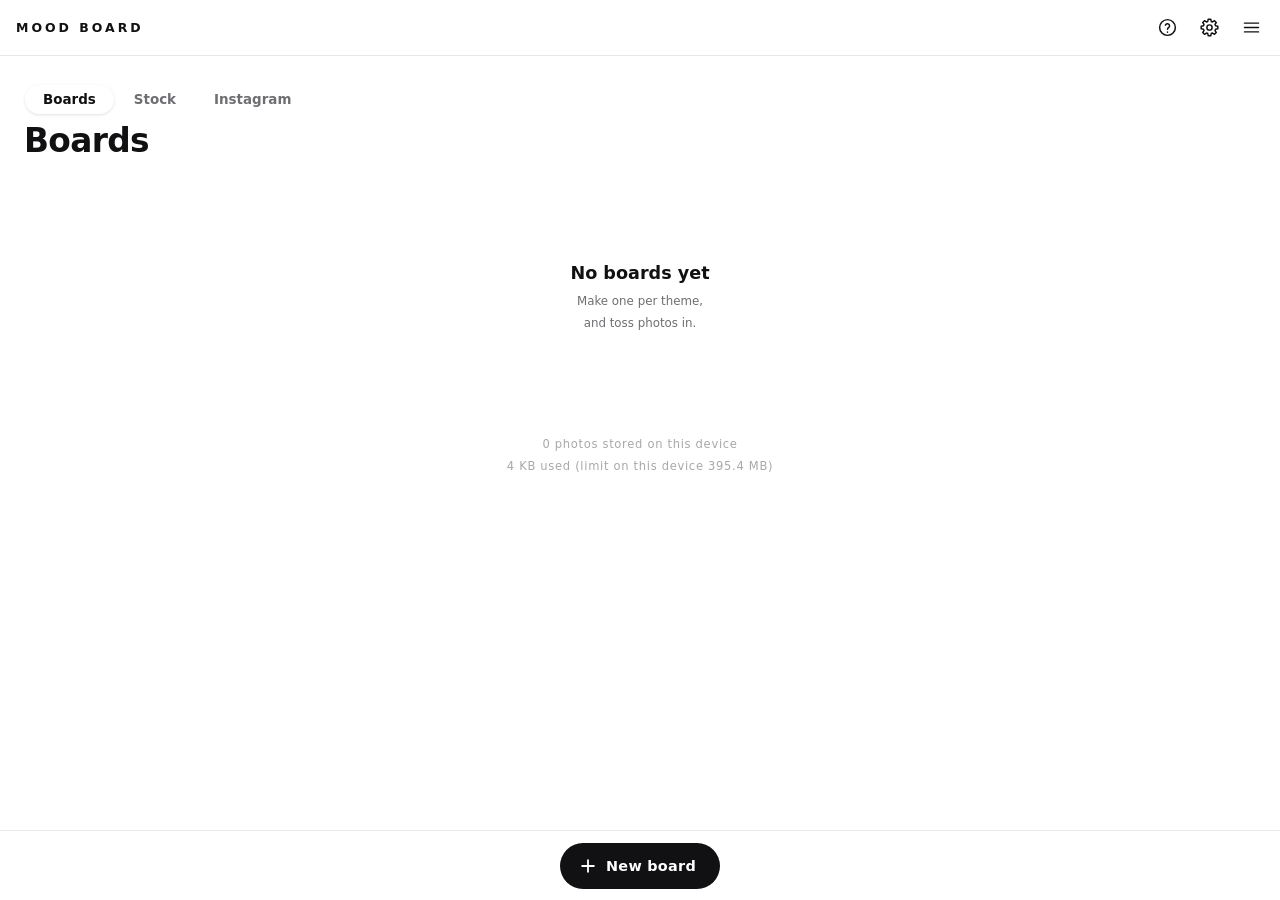
<file: index.html>
<!DOCTYPE html>
<html lang="ja">
<head>
<meta charset="utf-8">
<meta name="viewport" content="width=device-width, initial-scale=1, viewport-fit=cover, maximum-scale=1, user-scalable=no, interactive-widget=resizes-content">
<meta name="theme-color" content="#0d0d0f">
<meta name="apple-mobile-web-app-capable" content="yes">
<meta name="apple-mobile-web-app-status-bar-style" content="black-translucent">
<meta name="apple-mobile-web-app-title" content="MOOD BOARD">
<link rel="manifest" href="manifest.json">
<link rel="apple-touch-icon" href="icon-192.png">
<title>MOOD BOARD</title>
<script>
/* 最初の描画の前にテーマを決める（これが無いと、暗い設定でも一瞬白い画面が出る） */
(function () {
  try {
    var s = JSON.parse(localStorage.getItem('mb_settings') || '{}');
    var t = s.theme || 'auto';
    if (t === 'auto') t = matchMedia('(prefers-color-scheme: dark)').matches ? 'dark' : 'light';
    document.documentElement.dataset.theme = t;
  } catch (e) { document.documentElement.dataset.theme = 'light'; }
})();
</script>
<link rel="stylesheet" href="style.css">
</head>
<body>

<div id="app">

  <!-- ============ TOP BAR ============ -->
  <header id="topbar">
    <button id="btn-back" class="icon-btn" aria-label="もどる" hidden>
      <svg viewBox="0 0 24 24"><path d="M15 5l-7 7 7 7"/></svg>
    </button>
    <div id="title-wrap">
      <h1 id="app-title">MOOD BOARD</h1>
      <span id="board-sub"></span>
    </div>
    <button id="btn-view" class="icon-btn" aria-label="表示を切り替える" hidden>
      <svg viewBox="0 0 24 24"><rect x="3" y="3" width="7" height="9" rx="1"/><rect x="14" y="3" width="7" height="5" rx="1"/><rect x="3" y="16" width="7" height="5" rx="1"/><rect x="14" y="12" width="7" height="9" rx="1"/></svg>
    </button>
    <button id="btn-oneby" class="icon-btn" aria-label="1枚ずつ見る" title="1枚ずつ見る（⏎）" data-boardonly hidden>
      <svg viewBox="0 0 24 24"><rect x="7" y="4" width="10" height="16" rx="1.5"/><path d="M4.2 9.5L2 12l2.2 2.5M19.8 9.5L22 12l-2.2 2.5"/></svg>
    </button>
    <button id="btn-help" class="icon-btn" aria-label="使い方" title="使い方（？）">
      <svg viewBox="0 0 24 24"><circle cx="12" cy="12" r="9"/><path d="M9.6 9.3a2.5 2.5 0 014.8.9c0 1.7-2.4 2.2-2.4 3.8"/><path d="M12 17.2v.1"/></svg>
    </button>
    <button id="btn-settings" class="icon-btn" aria-label="設定">
      <svg viewBox="0 0 24 24"><path d="M10.02 5.08 L10.58 2.51 L13.42 2.51 L13.98 5.08 L15.49 5.70 L17.71 4.28 L19.72 6.29 L18.30 8.51 L18.92 10.02 L21.49 10.58 L21.49 13.42 L18.92 13.98 L18.30 15.49 L19.72 17.71 L17.71 19.72 L15.49 18.30 L13.98 18.92 L13.42 21.49 L10.58 21.49 L10.02 18.92 L8.51 18.30 L6.29 19.72 L4.28 17.71 L5.70 15.49 L5.08 13.98 L2.51 13.42 L2.51 10.58 L5.08 10.02 L5.70 8.51 L4.28 6.29 L6.29 4.28 L8.51 5.70Z"/><circle cx="12" cy="12" r="3"/></svg>
    </button>
    <button id="btn-menu" class="icon-btn" aria-label="メニュー">
      <svg viewBox="0 0 24 24"><path d="M4 7h16M4 12h16M4 17h16"/></svg>
    </button>
  </header>

  <!-- ============ HOME : BOARD LIST ============ -->
  <section id="view-home" class="view">
    <div id="home-scroll">
      <div class="home-seg" role="tablist" aria-label="ボードとストック">
        <button id="seg-boards" class="on" role="tab">ボード</button>
        <button id="seg-stock" role="tab">ストック</button>
        <button id="seg-insta" role="tab">インスタ</button>
      </div>
      <div id="install-hint" hidden>
        <img src="icon-192.png" alt="">
        <span><b>アプリとして入れる</b><i>ホーム画面から全画面で開けます。ネットが無くても使えます</i></span>
        <button class="chip" id="install-go">インストール</button>
        <button id="install-x" aria-label="閉じる" title="閉じる"><svg viewBox="0 0 24 24"><path d="M6 6l12 12M18 6L6 18"/></svg></button>
      </div>
      <div id="home-boards">
        <h2 class="home-title">ボード</h2>
        <p class="home-lead" id="home-lead"></p>
        <div id="board-grid"></div>
        <div id="home-empty" class="empty" hidden>
          <p class="empty-big">ボードがありません</p>
          <p class="empty-sub">テーマごとに1枚つくって、<br>写真を放り込んでいきます。</p>
        </div>
        <div class="home-stats" id="home-stats"></div>
      </div>
      <!-- ストック：取り込んだ写真の全部。どのボードにも載せずに貯めておける -->
      <div id="stock-view" hidden>
        <h2 class="home-title">ストック</h2>
        <p class="home-lead" id="stock-lead"></p>
        <input type="search" id="stock-q" class="fld-input" placeholder="タグ・メモ・ボード名・サイト名・カメラでさがす" autocomplete="off">
        <div id="stock-tools">
          <label class="st-sort"><span>並び</span>
            <select id="stock-sort">
              <option value="new">新しい順</option>
              <option value="old">古い順</option>
              <option value="mark">しるし順</option>
              <option value="color">色の順</option>
              <option value="random">ランダム（ふと見返す）</option>
            </select>
          </label>
          <button class="chip" id="stock-shuffle" hidden title="もう一度まぜる">まぜる</button>
          <div class="st-seg" id="stock-shape" title="写真の形でしぼる">
            <button data-v="tall">縦長</button><button data-v="wide">横長</button><button data-v="square">正方形</button>
          </div>
          <div id="stock-colors" title="色でしぼる"></div>
          <div class="st-seg" id="stock-size" title="写真の大きさ">
            <button data-v="s">小</button><button data-v="m">中</button><button data-v="l">大</button>
          </div>
        </div>
        <div class="tag-row" id="stock-filters"></div>
        <div id="stock-grid"></div>
        <div id="stock-more"></div>
        <div id="stock-empty" class="empty" hidden>
          <p class="empty-big">まだ写真がありません</p>
          <p class="empty-sub">下の「いれる」から、どのボードにも載せずに取り込めます。<br>ボードに入れた写真も、ここに全部並びます。</p>
        </div>
      </div>
      <!-- インスタ：インスタのプロフィールの見え方で並べて、全体の雰囲気が合うかを試す（インスタには何も送らない） -->
      <div id="insta-view" hidden>
        <aside id="ig-side">
          <h2 class="home-title">インスタ</h2>
          <p class="home-lead">インスタに上げたらどう並ぶかを試します。写真をドラッグで動かして、全体の色や雰囲気が合うかを見比べられます（インスタには何も送りません）</p>
          <div id="ig-side-acts">
            <button class="row-btn solid" id="ig-side-add"><svg viewBox="0 0 24 24"><path d="M12 5v14M5 12h14"/></svg><span><b>写真を足す</b></span></button>
            <button class="row-btn" id="ig-side-shuffle"><svg viewBox="0 0 24 24"><path d="M4 7h3l10 10h3M4 17h3l3-3M14 10l3-3h3M18 4l2 3-2 3M18 14l2 3-2 3"/></svg><span><b>まぜる</b><i>「これから投稿」の写真だけ</i></span></button>
            <button class="row-btn" id="ig-side-export"><svg viewBox="0 0 24 24"><path d="M12 4v11M7 9l5-5 5 5M5 15v4h14v-4"/></svg><span><b>書き出す</b><i>見え方の画像・投稿用の写真</i></span></button>
            <button class="row-btn" id="ig-side-undo"><svg viewBox="0 0 24 24"><path d="M9 7L4 12l5 5"/><path d="M4 12h10a6 6 0 0 1 0 12h-2"/></svg><span><b>元にもどす</b><i>⌘Z（やり直しは ⇧⌘Z）</i></span></button>
          </div>
          <div id="ig-bar">
            <div id="ig-view-row">
              <button class="chip" id="ig-only" title="プロフィールを隠して、グリッドだけを大きく">写真だけ大きく</button>
              <button class="chip" id="ig-noframe" title="携帯の黒い枠を消して、画面を目いっぱいに">縁なし</button>
              <button class="chip" id="ig-nogap" title="写真と写真の間の白い線を消す">すきまなし</button>
            </div>
            <label id="ig-zoom-row" hidden><span>大きさ</span><input type="range" id="ig-zoom" min="40" max="100" step="1" value="100"></label>
            <label class="st-sort"><span>案</span><select id="ig-plan"></select></label>
            <div class="ig-bar-row"><button class="chip" id="ig-plan-new">新しい案</button><button class="chip" id="ig-plan-edit">名前・消す</button></div>
            <div class="st-seg" id="ig-ratio" title="グリッドの形">
              <button data-v="34">3:4（いまのインスタ）</button><button data-v="11">1:1</button>
            </div>
            <div class="st-seg" id="ig-theme" title="インスタの画面の色">
              <button data-v="light">白い画面</button><button data-v="dark">黒い画面</button>
            </div>
            <div class="st-seg" id="ig-look" title="全体の雰囲気を確かめる見方">
              <button data-v="blur">ぼかして見る</button><button data-v="gray">白黒で見る</button>
            </div>
          </div>
          <p class="ig-note">写真はドラッグで並べ替え（携帯は少し長押ししてから）。押すと、位置を直す・これから投稿／投稿済み・キャプション・分けて並べる（パズル）など。<br>グリッドは今のインスタと同じ 3:4 です。「投稿用の写真を書き出す」で、この見え方のまま 1080×1440 で保存できます。</p>
        </aside>
        <div id="ig-stage">
          <div id="ig-phone">
            <div class="ig-status"><b>9:41</b><span><svg viewBox="0 0 24 24"><path d="M3 18h2v-3H3zM8 18h2v-6H8zM13 18h2v-9h-2zM18 18h2V6h-2z"/></svg><svg viewBox="0 0 24 24"><path d="M12 18.5l2-2.3a3 3 0 0 0-4 0zM6.2 12.4l1.6 1.8a6.2 6.2 0 0 1 8.4 0l1.6-1.8a8.6 8.6 0 0 0-11.6 0zM2.8 8.6l1.6 1.8a11.3 11.3 0 0 1 15.2 0l1.6-1.8a13.7 13.7 0 0 0-18.4 0z"/></svg><i class="ig-batt"><i></i></i></span></div>
            <div id="ig-screen">
              <div class="ig-top"><button id="ig-handle" class="ig-handle" title="ユーザーネームを変える">username</button>
                <span class="ig-top-icons"><svg viewBox="0 0 24 24"><rect x="4" y="4" width="16" height="16" rx="4"/><path d="M12 8v8M8 12h8"/></svg><svg viewBox="0 0 24 24"><path d="M4 7h16M4 12h16M4 17h16"/></svg></span></div>
              <div class="ig-prof">
                <button id="ig-avatar" title="アイコンを変える"></button>
                <div class="ig-stats">
                  <div><b id="ig-n-posts">0</b><span>投稿</span></div>
                  <button id="ig-n-fol-btn"><b id="ig-n-fol">0</b><span>フォロワー</span></button>
                  <button id="ig-n-fing-btn"><b id="ig-n-fing">0</b><span>フォロー中</span></button>
                </div>
              </div>
              <div class="ig-bio"><button id="ig-name" title="名前を変える">名前</button><button id="ig-bio-t" title="プロフィール文を変える">プロフィール文</button></div>
              <div class="ig-btns"><span>プロフィールを編集</span><span>プロフィールをシェア</span></div>
              <div class="ig-tabs"><i class="on"><svg viewBox="0 0 24 24"><rect x="4" y="4" width="16" height="16"/><path d="M9.3 4v16M14.7 4v16M4 9.3h16M4 14.7h16"/></svg></i><i><svg viewBox="0 0 24 24"><rect x="4" y="4" width="16" height="16" rx="4"/><path d="M10 9.5l5 2.5-5 2.5z"/></svg></i><i><svg viewBox="0 0 24 24"><rect x="4" y="4" width="16" height="16" rx="3"/><circle cx="12" cy="10.5" r="2.6"/><path d="M7.5 17.5c1-2.2 2.6-3.2 4.5-3.2s3.5 1 4.5 3.2"/></svg></i></div>
              <div id="ig-grid"></div>
              <div id="ig-empty" class="empty" hidden>
                <p class="empty-big">まだ写真がありません</p>
                <p class="empty-sub">「写真を足す」から、ストックやボードの写真を入れます。<br>左上がいちばん新しい投稿です。</p>
              </div>
            </div>
          </div>
        </div>
      </div>
    </div>
    <nav class="dock" id="home-dock">
      <button id="btn-new-board" class="dock-btn primary">
        <svg viewBox="0 0 24 24"><path d="M12 5v14M5 12h14"/></svg>
        <span>あたらしいボード</span>
      </button>
    </nav>
    <nav class="dock" id="insta-dock" hidden>
      <button id="btn-ig-add" class="dock-btn primary">
        <svg viewBox="0 0 24 24"><path d="M12 5v14M5 12h14"/></svg>
        <span>写真を足す</span>
      </button>
      <button id="btn-ig-shuffle" class="dock-btn">
        <svg viewBox="0 0 24 24"><path d="M4 7h3l10 10h3M4 17h3l3-3M14 10l3-3h3M18 4l2 3-2 3M18 14l2 3-2 3"/></svg>
        <span>まぜる</span>
      </button>
      <button id="btn-ig-export" class="dock-btn">
        <svg viewBox="0 0 24 24"><path d="M12 4v11M7 9l5-5 5 5M5 15v4h14v-4"/></svg>
        <span>書き出す</span>
      </button>
      <button id="btn-ig-undo" class="dock-btn">
        <svg viewBox="0 0 24 24"><path d="M9 7L4 12l5 5"/><path d="M4 12h10a5 5 0 0 1 0 10h-2"/></svg>
        <span>元にもどす</span>
      </button>
    </nav>
    <nav class="dock" id="stock-dock" hidden>
      <button id="btn-stock-add" class="dock-btn primary">
        <svg viewBox="0 0 24 24"><path d="M12 5v14M5 12h14"/></svg>
        <span>いれる</span>
      </button>
      <button id="btn-stock-newboard" class="dock-btn">
        <svg viewBox="0 0 24 24"><rect x="4" y="4" width="16" height="16" rx="3"/><path d="M12 8v8M8 12h8"/></svg>
        <span>あたらしいボード</span>
      </button>
    </nav>
    <nav class="dock" id="stock-sel-dock" hidden>
      <button id="btn-stock-cancel" class="dock-btn">
        <svg viewBox="0 0 24 24"><path d="M6 6l12 12M18 6L6 18"/></svg>
        <span>やめる</span>
      </button>
      <div id="stock-count" class="select-count">0 まい</div>
      <button id="btn-stock-toboard" class="dock-btn">
        <svg viewBox="0 0 24 24"><rect x="3" y="4" width="18" height="16" rx="2"/><path d="M12 8v8M8 12h8"/></svg>
        <span>ボードへ</span>
      </button>
      <button id="btn-stock-compare" class="dock-btn">
        <svg viewBox="0 0 24 24"><rect x="3" y="5" width="8" height="14" rx="1.5"/><rect x="13" y="5" width="8" height="14" rx="1.5"/></svg>
        <span>くらべる</span>
      </button>
      <button id="btn-stock-send" class="dock-btn">
        <svg viewBox="0 0 24 24"><path d="M4 12l16-8-6 16-2.5-6.5z"/><path d="M11.5 13.5L20 4"/></svg>
        <span>送る</span>
      </button>
      <button id="btn-stock-more" class="dock-btn">
        <svg viewBox="0 0 24 24"><circle cx="6" cy="12" r="1.6"/><circle cx="12" cy="12" r="1.6"/><circle cx="18" cy="12" r="1.6"/></svg>
        <span>そのほか</span>
      </button>
    </nav>
  </section>

  <!-- ============ BOARD : CANVAS ============ -->
  <section id="view-board" class="view" hidden>
    <div id="canvas-wrap">
      <div id="canvas"></div>
      <div id="marquee" hidden></div>
      <div id="guide-v" class="guide" hidden></div>
      <div id="guide-h" class="guide" hidden></div>
    </div>
    <div id="grid-view" hidden><div id="grid-scroll"></div></div>
    <div id="palette" hidden></div>
    <div id="board-empty" class="empty floating" hidden>
      <p class="empty-big">からっぽ</p>
      <p class="empty-sub">下の ＋ から写真を入れます</p>
    </div>
    <button id="zoom-readout" title="押すと全体を表示（F）"><span id="zoom-val">100</span>%</button>
    <div id="view-pills">
      <button id="pill-gray" class="view-pill" hidden>白黒で表示中<i>×</i></button>
      <button id="pill-mirror" class="view-pill" hidden>反転して表示中<i>×</i></button>
    </div>

    <!-- 選んだものの設定パネル（盤面には重ねず、その幅だけ盤面を狭める） -->
    <aside id="inspector" hidden aria-label="選んだもの">
      <div class="insp-head">
        <b id="insp-title">この写真</b>
        <button id="insp-close" class="icon-btn" aria-label="選ぶのをやめる" title="選ぶのをやめる（Esc）">
          <svg viewBox="0 0 24 24"><path d="M6 6l12 12M18 6L6 18"/></svg>
        </button>
      </div>
      <div id="insp-body"></div>
    </aside>

    <nav class="dock" id="board-dock">
      <button id="btn-add" class="dock-btn primary">
        <svg viewBox="0 0 24 24"><path d="M12 5v14M5 12h14"/></svg>
        <span>いれる</span>
      </button>
      <button id="btn-search" class="dock-btn">
        <svg viewBox="0 0 24 24"><circle cx="11" cy="11" r="7"/><path d="M21 21l-4.3-4.3"/></svg>
        <span>さがす</span>
      </button>
      <button id="btn-select" class="dock-btn">
        <svg viewBox="0 0 24 24"><path d="M4 4h6v6H4zM14 4h6v6h-6zM4 14h6v6H4zM14 14h6v6h-6z"/></svg>
        <span>えらぶ</span>
      </button>
      <button id="btn-arrange" class="dock-btn">
        <svg viewBox="0 0 24 24"><path d="M4 6h16M4 12h16M4 18h16"/></svg>
        <span>ならべる</span>
      </button>
      <button id="btn-tools" class="dock-btn">
        <svg viewBox="0 0 24 24"><path d="M14.5 5.5l4 4M4 20l4.5-1 10-10-3.5-3.5-10 10z"/><circle cx="6.5" cy="6.5" r="2.5"/><path d="M17 15l3 3-2 2-3-3"/></svg>
        <span>道具</span>
      </button>
    </nav>

    <!-- 範囲を囲んで PDF・画像にするときのドック -->
    <nav class="dock" id="area-dock" hidden>
      <button id="area-cancel" class="dock-btn">
        <svg viewBox="0 0 24 24"><path d="M6 6l12 12M18 6L6 18"/></svg>
        <span>やめる</span>
      </button>
      <div id="area-hint" class="select-count">ドラッグで囲む</div>
      <button id="area-png" class="dock-btn" disabled>
        <svg viewBox="0 0 24 24"><rect x="3" y="5" width="18" height="14" rx="2"/><circle cx="8.5" cy="10" r="1.5"/><path d="M21 16l-5-5-5 5-3-3-5 5"/></svg>
        <span>画像で保存</span>
      </button>
      <button id="area-pdf" class="dock-btn primary" disabled>
        <svg viewBox="0 0 24 24"><path d="M6 2h8l4 4v16H6z"/><path d="M14 2v4h4"/><path d="M9 13h6M9 17h4"/></svg>
        <span>PDFにする</span>
      </button>
    </nav>

    <!-- 描くときのドック -->
    <nav class="dock" id="draw-dock" hidden>
      <div class="draw-row">
        <button class="dtool" data-shape="pen" title="ペン"><svg viewBox="0 0 24 24"><path d="M4 20l4-1 11-11-3-3L5 16z"/><path d="M14 6l3 3"/></svg><span>ペン</span></button>
        <button class="dtool" data-shape="line" title="線"><svg viewBox="0 0 24 24"><path d="M5 19L19 5"/></svg><span>線</span></button>
        <button class="dtool" data-shape="arrow" title="矢印"><svg viewBox="0 0 24 24"><path d="M5 19L19 5M10 5h9v9"/></svg><span>矢印</span></button>
        <button class="dtool" data-shape="rect" title="四角"><svg viewBox="0 0 24 24"><rect x="4" y="6" width="16" height="12" rx="1.5"/></svg><span>四角</span></button>
        <button class="dtool" data-shape="ellipse" title="丸"><svg viewBox="0 0 24 24"><ellipse cx="12" cy="12" rx="8" ry="6"/></svg><span>丸</span></button>
        <span class="draw-sep"></span>
        <button class="dcol" data-c="#111114" style="--c:#111114" title="黒"></button>
        <button class="dcol" data-c="#ffffff" style="--c:#ffffff" title="白"></button>
        <button class="dcol" data-c="#e2453a" style="--c:#e2453a" title="赤"></button>
        <button class="dcol" data-c="#2f6df6" style="--c:#2f6df6" title="青"></button>
        <button class="dcol" data-c="#f2b705" style="--c:#f2b705" title="黄"></button>
        <span class="draw-sep"></span>
        <button class="dwid" data-w="2" title="細い"><i style="--s:3px"></i></button>
        <button class="dwid" data-w="4" title="ふつう"><i style="--s:6px"></i></button>
        <button class="dwid" data-w="8" title="太い"><i style="--s:10px"></i></button>
      </div>
      <button id="draw-done" class="dock-btn primary"><svg viewBox="0 0 24 24"><path d="M5 12.5l4.5 4.5L19 7.5"/></svg><span>おわる</span></button>
    </nav>

    <!-- selection mode dock -->
    <nav class="dock" id="select-dock" hidden>
      <button id="btn-select-cancel" class="dock-btn">
        <svg viewBox="0 0 24 24"><path d="M6 6l12 12M18 6L6 18"/></svg>
        <span>やめる</span>
      </button>
      <div id="select-count" class="select-count">0 まい</div>
      <button id="btn-bulk-move" hidden data-moved="右のパネルへ" class="dock-btn" disabled>
        <svg viewBox="0 0 24 24"><path d="M8 8h12v12H8zM4 16V4h12"/></svg>
        <span>うつす</span>
      </button>
      <button id="btn-bulk-tag" hidden data-moved="右のパネルへ" class="dock-btn" disabled>
        <svg viewBox="0 0 24 24"><path d="M3 11V5a2 2 0 012-2h6l10 10-8 8z"/><circle cx="7.5" cy="7.5" r="1.3"/></svg>
        <span>タグ</span>
      </button>
      <button id="btn-bulk-align" hidden data-moved="右のパネルへ" class="dock-btn" disabled>
        <svg viewBox="0 0 24 24"><path d="M4 4v16"/><rect x="8" y="6" width="11" height="4" rx="1"/><rect x="8" y="14" width="7" height="4" rx="1"/></svg>
        <span>そろえる</span>
      </button>
      <button id="btn-bulk-print" hidden data-moved="右のパネルへ" class="dock-btn" disabled>
        <svg viewBox="0 0 24 24"><path d="M7 9V4h10v5M7 18H5v-6h14v6h-2M8 15h8v5H8z"/></svg>
        <span>印刷</span>
      </button>
      <button id="btn-bulk-send" class="dock-btn">
        <svg viewBox="0 0 24 24"><path d="M4 12l16-8-6 16-2.5-6.5z"/><path d="M11.5 13.5L20 4"/></svg>
        <span>送る</span>
      </button>
      <button id="btn-compare-go" class="dock-btn primary" disabled>
        <svg viewBox="0 0 24 24"><path d="M4 4h7v16H4zM13 4h7v16h-7z"/></svg>
        <span>くらべる</span>
      </button>
      <button id="btn-bulk-trash" class="dock-btn danger" disabled>
        <svg viewBox="0 0 24 24"><path d="M5 7h14M10 7V4h4v3M7 7l1 13h8l1-13"/></svg>
        <span>はずす</span>
      </button>
    </nav>

    <!-- single item dock -->
    <nav class="dock" id="item-dock" hidden>
      <button id="btn-item-tools" class="dock-btn">
        <svg viewBox="0 0 24 24"><path d="M14.5 5.5l4 4M4 20l4.5-1 10-10-3.5-3.5-10 10z"/><circle cx="6.5" cy="6.5" r="2.5"/><path d="M17 15l3 3-2 2-3-3"/></svg>
        <span>道具</span>
      </button>
      <button id="btn-item-big" class="dock-btn">
        <svg viewBox="0 0 24 24"><path d="M4 9V4h5M20 9V4h-5M4 15v5h5M20 15v5h-5"/></svg>
        <span>大きく</span>
      </button>
      <button id="btn-item-note" class="dock-btn">
        <svg viewBox="0 0 24 24"><path d="M4 5h16v11H9l-5 4z"/></svg>
        <span>メモ</span>
      </button>
      <button id="btn-item-move" class="dock-btn">
        <svg viewBox="0 0 24 24"><path d="M8 8h12v12H8zM4 16V4h12"/></svg>
        <span>うつす</span>
      </button>
      <button id="btn-item-remove" class="dock-btn danger">
        <svg viewBox="0 0 24 24"><path d="M5 7h14M10 7V4h4v3M7 7l1 13h8l1-13"/></svg>
        <span>はずす</span>
      </button>
    </nav>
  </section>

</div>

<!-- ============ COMPARE OVERLAY ============ -->
<div id="compare" hidden>
  <div id="compare-stage"></div>
  <div id="compare-bar">
    <button id="cmp-close" class="cmp-btn">とじる</button>
    <div id="cmp-layouts">
      <button class="cmp-btn lay" data-lay="row">よこ</button>
      <button class="cmp-btn lay" data-lay="col">たて</button>
      <button class="cmp-btn lay" data-lay="grid">格子</button>
      <button class="cmp-btn lay" data-lay="overlay">かさねる</button>
    </div>
    <button id="cmp-fill" class="cmp-btn">切り抜き</button>
  </div>
</div>

<!-- ============ VIEWER (single image full) ============ -->
<!-- ============ プレゼン（1つずつ大きく見せる） ============ -->
<div id="present" hidden>
  <div id="present-stage"></div>
  <button id="present-prev" class="pr-nav" aria-label="前へ"><svg viewBox="0 0 24 24"><path d="M15 5l-7 7 7 7"/></svg></button>
  <button id="present-next" class="pr-nav" aria-label="次へ"><svg viewBox="0 0 24 24"><path d="M9 5l7 7-7 7"/></svg></button>
  <div id="present-bar">
    <span id="present-count"></span>
    <span id="present-cap"></span>
    <button id="present-close" class="cmp-btn">とじる</button>
  </div>
</div>

<div id="viewer" hidden>
  <div id="viewer-stage">
    <img id="viewer-img" alt="">
    <video id="viewer-video" controls playsinline hidden></video>
    <svg id="viewer-guide" hidden></svg>
    <div id="viewer-pick" hidden>
      <i id="vp-sw"></i><b id="vp-hex"></b>
      <button class="cmp-btn" id="vp-copy">コピー</button>
      <button class="cmp-btn solid" id="vp-place">盤面に置く</button>
    </div>
    <div id="viewer-info" hidden></div>
    <div id="viewer-marks" title="しるし（1〜9キー・0で外す）"></div>
    <button id="viewer-prev" class="viewer-step" title="前の写真（←）" hidden><svg viewBox="0 0 24 24"><path d="M15 5l-7 7 7 7"/></svg></button>
    <button id="viewer-next" class="viewer-step" title="次の写真（→）" hidden><svg viewBox="0 0 24 24"><path d="M9 5l7 7-7 7"/></svg></button>
    <div id="viewer-count" hidden></div>
    <div id="viewer-pins"></div>
    <div id="vpin-edit" hidden>
      <b id="vpin-no">①</b>
      <input type="text" id="vpin-text" class="fld-input" placeholder="ここの何がいいか（例：袖のふくらみ）" autocomplete="off">
      <button class="cmp-btn" id="vpin-del">消す</button>
      <button class="cmp-btn solid" id="vpin-ok">OK</button>
    </div>
  </div>
  <div id="viewer-bar">
    <button id="viewer-close" class="cmp-btn">とじる</button>
    <div id="viewer-meta"></div>
    <div class="viewer-tools">
      <button id="viewer-pin-btn" class="cmp-btn" title="写真のここに、番号つきの印と一言を付ける">書き込む</button>
      <button id="viewer-rotate" class="cmp-btn">まわす</button>
      <button id="viewer-crop" class="cmp-btn">切り抜く</button>
      <button id="viewer-uncrop" class="cmp-btn" hidden>元の形に</button>
      <button id="viewer-colors" class="cmp-btn">色をとる</button>
      <button id="viewer-eyedrop" class="cmp-btn">スポイト</button>
      <button id="viewer-guide-btn" class="cmp-btn">ガイド</button>
      <button id="viewer-info-btn" class="cmp-btn">情報</button>
    </div>
    <button id="viewer-save" class="cmp-btn">保存</button>
  </div>
  <div id="viewer-pal" hidden></div>
</div>

<!-- ============ メモ（文字・付箋・吹き出し）を書く ============ -->
<div id="memo" hidden>
  <div class="memo-panel" role="dialog" aria-label="メモ">
    <div class="memo-top">
      <span class="memo-title" id="memo-title">メモ</span>
      <span class="memo-saved" id="memo-saved"></span>
      <button class="cmp-btn solid" id="memo-done">できた</button>
    </div>
    <div class="memo-tools" id="memo-tools" role="toolbar" aria-label="書式">
      <div class="mt-group mt-g-size" aria-label="文字の大きさ">
        <button class="mt-btn mt-size" data-sz="2" title="小さく">小</button>
        <button class="mt-btn mt-size" data-sz="3" title="ふつうの大きさ">標準</button>
        <button class="mt-btn mt-size" data-sz="5" title="大きく">大</button>
        <button class="mt-btn mt-size" data-sz="6" title="もっと大きく">特大</button>
        <button class="mt-btn mt-size" data-sz="7" title="いちばん大きく（見出しに）">最大</button>
      </div>
      <div class="mt-group mt-g-style">
        <button class="mt-btn" data-cmd="bold" title="太字（⌘B）"><b>B</b></button>
        <button class="mt-btn" data-cmd="italic" title="斜体（⌘I）"><i class="mt-i">I</i></button>
        <button class="mt-btn" data-cmd="underline" title="下線（⌘U）"><u>U</u></button>
        <button class="mt-btn" data-cmd="strikeThrough" title="取り消し線"><s>S</s></button>
      </div>
      <div class="mt-group mt-g-color">
        <button class="mt-btn mt-pal" id="mt-color" title="文字の色"><span class="mt-a">A</span><i class="mt-bar"></i></button>
        <button class="mt-btn mt-pal" id="mt-hl" title="ラインマーカー" style="--bar:#fff176"><svg viewBox="0 0 24 24"><path d="M14.5 4.5l5 5-7.5 7.5H7v-5z"/><path d="M7 17l-2.5 2.5"/></svg><i class="mt-bar"></i></button>
      </div>
      <div class="mt-group mt-g-para">
        <button class="mt-btn" data-cmd="insertUnorderedList" title="箇条書き"><svg viewBox="0 0 24 24"><circle cx="5" cy="7" r="1.3" fill="currentColor" stroke="none"/><circle cx="5" cy="12" r="1.3" fill="currentColor" stroke="none"/><circle cx="5" cy="17" r="1.3" fill="currentColor" stroke="none"/><path d="M9.5 7H20M9.5 12H20M9.5 17H20"/></svg></button>
        <button class="mt-btn" data-cmd="insertOrderedList" title="番号つき"><svg viewBox="0 0 24 24"><path d="M9.5 7H20M9.5 12H20M9.5 17H20"/><path d="M4 5.5l1.4-.8V9M3.6 14.2c.3-.6 2.6-1 2.3.6-.2.8-2.4 1.9-2.4 2.6h2.6" stroke-width="1.4"/></svg></button>
        <button class="mt-btn" data-cmd="justifyLeft" title="左にそろえる"><svg viewBox="0 0 24 24"><path d="M4 6h16M4 10h10M4 14h16M4 18h10"/></svg></button>
        <button class="mt-btn" data-cmd="justifyCenter" title="中央にそろえる"><svg viewBox="0 0 24 24"><path d="M4 6h16M7 10h10M4 14h16M7 18h10"/></svg></button>
        <button class="mt-btn" data-cmd="removeFormat" data-state="no" title="書式を消す（選んだところ）"><svg viewBox="0 0 24 24"><path d="M6 5h12M12 5l-3 14M4 20L20 4" /></svg></button>
      </div>
    </div>
    <div class="memo-pal" id="memo-pal" hidden></div>
    <div class="memo-scroll">
      <div id="memo-body" class="rich" contenteditable="true" spellcheck="false" data-ph="ここに書く。文字を選んで、上のボタンで大きさ・色・マーカーを付けられます"></div>
    </div>
  </div>
</div>

<!-- ============ 切り抜き ============ -->
<div id="crop" hidden>
  <div id="crop-stage">
    <img id="crop-img" alt="">
    <div id="crop-shade"></div>
    <div id="crop-box">
      <i class="ch" data-h="nw"></i><i class="ch" data-h="ne"></i>
      <i class="ch" data-h="sw"></i><i class="ch" data-h="se"></i>
    </div>
  </div>
  <div id="crop-bar">
    <button id="crop-cancel" class="cmp-btn">やめる</button>
    <div id="crop-ratios">
      <button class="cmp-btn ratio on" data-r="free">自由</button>
      <button class="cmp-btn ratio" data-r="1">1:1</button>
      <button class="cmp-btn ratio" data-r="0.8">4:5</button>
      <button class="cmp-btn ratio" data-r="0.667">2:3</button>
    </div>
    <button id="crop-reset" class="cmp-btn">ぜんぶ</button>
    <button id="crop-ok" class="cmp-btn solid">切り抜く</button>
  </div>
</div>

<!-- ============ SHEETS ============ -->
<div id="scrim" hidden></div>

<div class="sheet" id="sheet-add" hidden>
  <div class="sheet-grab"></div>
  <h2>いれる</h2>
  <button class="row-btn" id="add-photos">
    <svg viewBox="0 0 24 24"><path d="M3 6h4l2-2h6l2 2h4v14H3z"/><circle cx="12" cy="13" r="4"/></svg>
    <span><b>スマホの写真から</b><i>まとめて選べます</i></span>
  </button>
  <button class="row-btn" id="add-photosapp" hidden>
    <svg viewBox="0 0 24 24"><circle cx="12" cy="12" r="3"/><path d="M12 3a5 5 0 015 5M21 12a5 5 0 01-5 5M12 21a5 5 0 01-5-5M3 12a5 5 0 015-5"/></svg>
    <span><b>写真アプリから</b><i>iPhoneで撮った写真もそのまま（許可は要りません）</i></span>
  </button>
  <button class="row-btn" id="add-capture" hidden>
    <svg viewBox="0 0 24 24"><rect x="3" y="6" width="18" height="13" rx="2"/><path d="M8 6l1.5-2h5L16 6"/><path d="M7 3.5h0M3 9V7M21 9V7"/><circle cx="12" cy="12.5" r="3"/></svg>
    <span><b>連続スクショ</b><i>どのアプリを見ていても ⌃⌥S で撮れる。スクロールを止めたところを自動で撮ることも</i></span>
  </button>
  <button class="row-btn" id="add-inbox" hidden>
    <svg viewBox="0 0 24 24"><path d="M3 13l3-8h12l3 8v6H3z"/><path d="M3 13h5l1 2h6l1-2h5"/></svg>
    <span><b>取り込みフォルダを開く</b><i>ここに入れた写真は、自動でストックに入ります</i></span>
  </button>
  <button class="row-btn" id="add-url">
    <svg viewBox="0 0 24 24"><path d="M10 13a5 5 0 007 0l3-3a5 5 0 00-7-7l-1 1"/><path d="M14 11a5 5 0 00-7 0l-3 3a5 5 0 007 7l1-1"/></svg>
    <span><b>画像のURLから</b><i>何行でも貼り付けOK</i></span>
  </button>
  <button class="row-btn" id="add-pin">
    <svg viewBox="0 0 24 24"><path d="M12 3a7 7 0 00-3 13l-2 5 5-3a7 7 0 000-15z"/></svg>
    <span><b>Pinterestからまとめて</b><i>保存済みのピンを一気に。パソコンのChromeで</i></span>
  </button>
  <button class="row-btn" id="add-color">
    <svg viewBox="0 0 24 24"><circle cx="12" cy="12" r="8"/><path d="M12 4a8 8 0 000 16"/></svg>
    <span><b>色を置く</b><i>このボードの色や、好きな色を見本として並べます</i></span>
  </button>
  <button class="row-btn" id="add-text">
    <svg viewBox="0 0 24 24"><path d="M4 4h16M4 4v16h16V4M8 8h8M8 12h8M8 16h5"/></svg>
    <span><b>文字を置く</b><i>気づいたことを、ノートのように書き込めます</i></span>
  </button>
  <!-- image/* だとiOSがHEICのまま渡してくる。具体型を並べるとJPEGに変換して渡してくれる -->
  <input type="file" id="file-input"
         accept="image/jpeg,image/png,image/webp,image/gif,image/avif,.jpg,.jpeg,.png,.webp,.gif,.avif,video/mp4,video/quicktime,video/webm,.mp4,.mov,.m4v,.webm"
         multiple hidden>
</div>

<div class="sheet tall" id="sheet-url" hidden>
  <div class="sheet-grab"></div>
  <h2>画像のURL</h2>
  <p class="sheet-note">1行に1つ。何百行でも大丈夫です。取り込むと画像の実体がこの端末に保存されるので、元が消えても残ります。<br><b>Pinterestの画像はここでは取り込めません</b>（あちら側の制限）。ひとつ前の画面の「Pinterestからまとめて」を使ってください。</p>
  <textarea id="url-input" placeholder="https://i.pinimg.com/originals/….jpg&#10;https://…"></textarea>
  <div class="sheet-actions">
    <button class="row-btn ghost" id="url-cancel">やめる</button>
    <button class="row-btn solid" id="url-go">取り込む</button>
  </div>
</div>

<div class="sheet tall" id="sheet-igpick" hidden>
  <div class="sheet-grab"></div>
  <h2>写真を足す</h2>
  <p class="sheet-note">押した順に、左上（いちばん新しい投稿）から並びます。「これから投稿する写真」として入ります。</p>
  <input type="search" id="igpick-q" class="fld-input" placeholder="タグ・メモ・ボード名でさがす" autocomplete="off">
  <div class="tag-row" id="igpick-filters"></div>
  <div id="igpick-grid"></div>
  <div class="sheet-actions">
    <button class="row-btn ghost" id="igpick-close">とじる</button>
    <button class="row-btn solid" id="igpick-go" disabled>足す</button>
  </div>
</div>

<div class="sheet tall" id="sheet-igtile" hidden>
  <div class="sheet-grab"></div>
  <h2 id="igtile-title">この投稿</h2>
  <div id="igtile-frame"><div id="igtile-img"></div></div>
  <p class="sheet-note" id="igtile-hint">写真をドラッグで動かし、下で大きさを変えられます。グリッドでの見え方がそのまま変わります。</p>
  <div class="ig-zoom"><span>大きさ</span><input type="range" id="igtile-zoom" min="1" max="3" step="0.01" value="1"><button class="chip" id="igtile-reset">元に戻す</button></div>
  <div class="st-seg" id="igtile-state"><button data-v="plan">これから投稿</button><button data-v="posted">投稿済み</button></div>
  <label class="ig-cap-l">キャプションの下書き</label>
  <textarea id="igtile-cap" class="fld-area" rows="3" placeholder="投稿するときの文章・ハッシュタグ"></textarea>
  <div class="ig-tile-acts">
    <button class="row-btn" id="igtile-first"><span><b>先頭へ（次に投稿する）</b><i>左上に動かします</i></span></button>
    <button class="row-btn" id="igtile-avatar"><span><b>アイコンにする</b><i>プロフィールの丸い写真に</i></span></button>
    <div class="ig-split"><span><b>分けて並べる（パズル）</b><i>1枚の写真を、つながって見えるように分けます</i></span>
      <div class="ig-split-btns"><button class="chip" data-n="3">3枚（横1列）</button><button class="chip" data-n="6">6枚（2列）</button><button class="chip" data-n="9">9枚（3列）</button></div></div>
    <button class="row-btn" id="igtile-unsplit" hidden><span><b>パズルをやめる</b><i>1枚の投稿に戻します</i></span></button>
    <button class="row-btn danger" id="igtile-remove"><span><b>この案からはずす</b><i>写真そのものはストックに残ります</i></span></button>
  </div>
  <div class="sheet-actions"><button class="row-btn solid" id="igtile-close">できた</button></div>
</div>

<div class="sheet" id="sheet-igplan" hidden>
  <div class="sheet-grab"></div>
  <h2 id="igplan-title">この案</h2>
  <button class="row-btn" id="igplan-rename"><span><b>名前を変える</b></span></button>
  <button class="row-btn" id="igplan-dup"><span><b>複製する</b><i>並べ方を変えて見比べたいときに</i></span></button>
  <button class="row-btn danger" id="igplan-del"><span><b>この案を消す</b><i>写真そのものはストックに残ります</i></span></button>
  <div class="sheet-actions"><button class="row-btn ghost" id="igplan-close">とじる</button></div>
</div>

<div class="sheet" id="sheet-igexport" hidden>
  <div class="sheet-grab"></div>
  <h2>書き出す</h2>
  <button class="row-btn" id="igexp-preview"><svg viewBox="0 0 24 24"><rect x="6" y="3" width="12" height="18" rx="2"/><path d="M9 8h6M9 12h6M9 16h3"/></svg><span><b>見え方を1枚の画像に</b><i>プロフィールとグリッドをそのまま。人に見せて意見をもらうときに</i></span></button>
  <button class="row-btn" id="igexp-posts"><svg viewBox="0 0 24 24"><rect x="4" y="4" width="7" height="9"/><rect x="13" y="4" width="7" height="9"/><path d="M4 17h16M4 20h10"/></svg><span><b>投稿用の写真を書き出す</b><i>「これから投稿」の写真を、投稿する順に 1080×1440（3:4）で。キャプションも</i></span></button>
  <div class="sheet-actions"><button class="row-btn ghost" id="igexp-close">とじる</button></div>
</div>

<div class="sheet" id="sheet-install" hidden>
  <div class="sheet-grab"></div>
  <h2>アプリとして入れる（iPhone）</h2>
  <ol class="steps">
    <li>Safari の下にある<b>共有ボタン</b>（四角から上向きの矢印）を押す</li>
    <li><b>「ホーム画面に追加」</b>を選ぶ（見当たらなければ、下へずらす）</li>
    <li>右上の<b>「追加」</b>を押す<br><i>ホーム画面に MOOD BOARD が入り、全画面で開けます。写真はこの iPhone の中にだけ保存されます</i></li>
  </ol>
  <div class="sheet-actions"><button class="row-btn ghost" id="install-close">とじる</button></div>
</div>

<div class="sheet tall" id="sheet-pin" hidden>
  <div class="sheet-grab"></div>
  <h2>Pinterestからまとめて</h2>
  <p class="sheet-note">Pinterestの画像は、<b>Pinterestのページの中からしか取り出せません</b>（そういう制限がかかっています）。なので、あちら側で一気にまとめてから持ち帰ります。<b>パソコンのChrome</b>で行ってください。</p>
  <ol class="steps">
    <li>Chromeで自分のボードを開く<br><i>pinterest.com/(自分のID)/(ボード名)/</i></li>
    <li>下のコードをコピーして、<b>右クリック → 検証 → Console</b> に貼って Enter</li>
    <li><b>終わるまで触らない</b>（Chrome を前に出したまま）<br><i>勝手に最後までスクロールして集め、縮小して1つのZIPにまとめます。<b>セクションも1つずつ開いて集めます</b>（途中で画面がセクションに切り替わって見えますが、そのままで大丈夫です）。右下に進み具合が出ます。枚数が多いと数分かかります<br><b>ほかのアプリやタブに切り替えると、Chrome が止めてしまいます</b>（取りこぼしの原因でした）。止まっても、Chrome に戻れば続きから集めます。画面の上に「✋ 触らないでください」の札が出ている間は、そのままにしてください</i></li>
    <li>ZIPが保存されたら、このアプリの <b>メニュー → ZIPから読み込む</b> に入れる<br><i>ボードの名前ごと、並んだ状態で復元されます。セクションは「区分け」になります。<br>最後に「ボードのピン◯件・見つけた◯枚」と内訳が出るので、足りないときはその数を教えてください<br>足りないときは、同じページのまま、もう一度コードを貼って Enter すると、前回の分と合わせて集め直します</i></li>
  </ol>
  <pre id="pin-snippet">読み込み中…</pre>
  <div class="sheet-actions">
    <button class="row-btn ghost" id="pin-close">とじる</button>
    <button class="row-btn solid" id="pin-copy">コードをコピー</button>
  </div>
</div>

<div class="sheet" id="sheet-arrange" hidden>
  <div class="sheet-grab"></div>
  <h2>ならべかた</h2>
  <button class="row-btn" id="arr-masonry">
    <svg viewBox="0 0 24 24"><path d="M4 4h7v9H4zM13 4h7v6h-7zM4 15h7v5H4zM13 12h7v8h-7z"/></svg>
    <span><b>すきまなく積む</b><i>大きさを揃えて、隙間なく詰める</i></span>
  </button>
  <button class="row-btn" id="arr-color">
    <svg viewBox="0 0 24 24"><circle cx="12" cy="12" r="8"/><path d="M12 4v16M4 12h16"/></svg>
    <span><b>色の順にならべる</b><i>似た色味が隣り合うので、方向性が一目で分かる</i></span>
  </button>
  <button class="row-btn" id="arr-square">
    <svg viewBox="0 0 24 24"><rect x="4" y="4" width="4.5" height="4.5" rx=".8"/><rect x="9.75" y="4" width="4.5" height="4.5" rx=".8"/><rect x="15.5" y="4" width="4.5" height="4.5" rx=".8"/><rect x="4" y="9.75" width="4.5" height="4.5" rx=".8"/><rect x="9.75" y="9.75" width="4.5" height="4.5" rx=".8" fill="currentColor"/><rect x="15.5" y="9.75" width="4.5" height="4.5" rx=".8"/><rect x="4" y="15.5" width="4.5" height="4.5" rx=".8"/><rect x="9.75" y="15.5" width="4.5" height="4.5" rx=".8"/><rect x="15.5" y="15.5" width="4.5" height="4.5" rx=".8"/></svg>
    <span><b>真ん中に四角くまとめる</b><i>選んだ写真（選んでいなければ全部）を、真ん中を中心に くっつけて四角に。9枚なら3×3</i></span>
  </button>
  <button class="row-btn" id="arr-section">
    <svg viewBox="0 0 24 24"><rect x="3" y="4" width="18" height="6" rx="1"/><rect x="3" y="14" width="18" height="6" rx="1"/></svg>
    <span><b>区分けごとにまとめる</b><i>「素材」「照明」などの区分けごとに、見出しを付けて段に分ける</i></span>
  </button>
  <div id="palette-big-wrap" hidden>
    <div class="pal-label">このボードの色</div>
    <div id="palette-big"></div>
    <div class="pal-hint">色をタップするとコードをコピーします</div>
  </div>
</div>

<div class="sheet tall" id="sheet-move" hidden>
  <div class="sheet-grab"></div>
  <h2>うつす</h2>
  <p class="sheet-note">写真そのものは1つのまま、置き場所だけが増えます。容量は変わりません。</p>
  <div class="pc-row"><label>やり方</label>
    <div class="pc-opts" id="mv-mode">
      <button class="chip on" data-v="move">移す</button>
      <button class="chip" data-v="copy">コピー</button>
    </div>
  </div>
  <button class="row-btn" id="mv-new">
    <svg viewBox="0 0 24 24"><rect x="3" y="4" width="18" height="16" rx="2"/><path d="M12 9v6M9 12h6"/></svg>
    <span><b>新しいボードを作って入れる</b><i>写真が多くて重くなってきたボードを分けるときに</i></span>
  </button>
  <div id="mv-boards"></div>
  <button class="row-btn" id="mv-here">
    <svg viewBox="0 0 24 24"><path d="M8 8h12v12H8zM4 16V4h12"/></svg>
    <span><b>このボードの中で複製</b></span>
  </button>
  <div class="sheet-actions">
    <button class="row-btn ghost" id="mv-cancel">やめる</button>
  </div>
</div>

<div class="sheet tall" id="sheet-trash" hidden>
  <div class="sheet-grab"></div>
  <h2>ゴミ箱</h2>
  <p class="sheet-note">ボードから外した写真です。いつでも戻せます。<b>写真そのものは消えていません</b>。</p>
  <div id="trash-grid"></div>
  <div id="trash-empty" class="empty" hidden><p class="empty-sub">からっぽです</p></div>
  <div class="sheet-actions">
    <button class="row-btn ghost" id="trash-close">とじる</button>
    <button class="row-btn ghost" id="trash-restore-all">ぜんぶ戻す</button>
  </div>
  <button class="row-btn danger" id="trash-empty-all" hidden>
    <svg viewBox="0 0 24 24"><path d="M5 7h14M10 7V4h4v3M7 7l1 13h8l1-13"/></svg>
    <span><b>ゴミ箱を空にする</b><i>写真の実体ごと完全に消して、容量を空けます。<b>戻せません</b></i></span>
  </button>
</div>

<div class="sheet" id="sheet-send" hidden>
  <div class="sheet-grab"></div>
  <h2 id="send-title">送る</h2>
  <p class="sheet-note" id="send-scope"></p>
  <div class="set-group">
    <div class="pc-row"><label>形</label>
      <div class="pc-opts" id="send-kind">
        <button class="chip on" data-v="sheet">くらべるシート（PDF）</button>
        <button class="chip" data-v="image">1枚の画像</button>
        <button class="chip" data-v="pages">1枚ずつ（PDF）</button>
        <button class="chip" data-v="files">写真そのまま</button>
        <button class="chip" data-v="board">盤面のまま（PDF）</button>
      </div>
    </div>
    <div class="pc-row" id="send-orient-row"><label>向き</label>
      <div class="pc-opts" id="send-orient">
        <button class="chip on" data-v="auto">自動</button>
        <button class="chip" data-v="p">たて</button>
        <button class="chip" data-v="l">よこ</button>
      </div>
    </div>
    <div class="pc-row" id="send-cap-row"><label>番号とひとこと</label>
      <div class="pc-opts" id="send-cap">
        <button class="chip on" data-v="on">入れる</button>
        <button class="chip" data-v="off">入れない</button>
      </div>
    </div>
  </div>
  <label class="fld-label" for="send-name">タイトル<i class="fld-hint">ファイル名と、シートの上に出る</i></label>
  <input type="text" id="send-name" class="fld-input" autocomplete="off">
  <p class="sheet-note" id="send-hint"></p>
  <div class="sheet-actions">
    <button class="row-btn ghost" id="send-save">保存…</button>
    <button class="row-btn solid" id="send-share">送る…</button>
  </div>
  <button class="row-btn ghost" id="send-print" hidden>この形で印刷する（印刷のシートへ）</button>
  <div id="send-cloud" hidden>
    <div class="fld-label">クラウドへ（写真をそのまま）</div>
    <button class="row-btn" id="send-photos"><svg viewBox="0 0 24 24"><circle cx="12" cy="12" r="3"/><path d="M12 3a5 5 0 015 5M21 12a5 5 0 01-5 5M12 21a5 5 0 01-5-5M3 12a5 5 0 015-5"/></svg><span><b>写真アプリに入れる（iCloud 写真）</b><i>アルバム「MOOD BOARD」へ。iCloud 写真がオンなら iPhone にも届く</i></span></button>
    <button class="row-btn" id="send-folder"><svg viewBox="0 0 24 24"><path d="M3 7h6l2 2h10v10H3z"/><path d="M12 17v-5M9.5 14.5L12 12l2.5 2.5"/></svg><span><b>クラウド用フォルダに置く</b><i>Google フォト・Amazon Photos のアプリが上げてくれる</i></span></button>
  </div>
</div>

<div class="sheet" id="sheet-pickboard" hidden>
  <div class="sheet-grab"></div>
  <h2>どのボードに入れますか</h2>
  <div id="pickboard-list" class="pickboard-list"></div>
  <div class="sheet-actions"><button class="row-btn ghost" id="pickboard-cancel">やめる</button></div>
</div>

<div class="sheet" id="sheet-stockmore" hidden>
  <div class="sheet-grab"></div>
  <h2 id="stockmore-title">えらんだ写真</h2>
  <button class="row-btn" id="stock-view-big"><svg viewBox="0 0 24 24"><path d="M3 12s3.5-6 9-6 9 6 9 6-3.5 6-9 6-9-6-9-6z"/><circle cx="12" cy="12" r="2.6"/></svg><span><b>大きく見る</b><i>1枚えらんでいるとき</i></span></button>
  <div class="stockmore-marks"><span>しるし</span><div id="stockmore-marks"></div></div>
  <button class="row-btn" id="stock-similar"><svg viewBox="0 0 24 24"><circle cx="9" cy="12" r="6"/><circle cx="15" cy="12" r="6"/></svg><span><b>色味が近い順に並べる</b><i>1枚えらんでいるとき。その写真に色が近いものから</i></span></button>
  <button class="row-btn" id="stock-insta"><svg viewBox="0 0 24 24"><rect x="4" y="4" width="16" height="16" rx="4.5"/><circle cx="12" cy="12" r="3.6"/><circle cx="16.8" cy="7.2" r=".9"/></svg><span><b>インスタのグリッドで試す</b><i>えらんだ写真を、インスタの案の左上に並べます</i></span></button>
  <button class="row-btn" id="stock-tag"><svg viewBox="0 0 24 24"><path d="M3 12V4h8l10 10-8 8z"/><circle cx="7.5" cy="8.5" r="1.4"/></svg><span><b>タグを付ける</b><i>ストックの「さがす」で使えます</i></span></button>
  <button class="row-btn" id="stock-pickall"><svg viewBox="0 0 24 24"><path d="M4 4h6v6H4zM14 4h6v6h-6zM4 14h6v6H4zM14 14h6v6h-6z"/></svg><span><b>いま見えている写真を全部えらぶ</b><i>⌘A でも</i></span></button>
  <button class="row-btn danger" id="stock-delete"><svg viewBox="0 0 24 24"><path d="M5 7h14M10 7V4h4v3M7 7l1 13h8l1-13"/></svg><span><b>ストックから消す</b><i>どのボードにも載っていない写真だけ</i></span></button>
  <div class="sheet-actions"><button class="row-btn ghost" id="stockmore-close">とじる</button></div>
</div>

<!-- 新しいボード（ひな形から始められる） -->
<div class="sheet" id="sheet-newboard" hidden>
  <div class="sheet-grab"></div>
  <h2>新しいボード</h2>
  <label class="fld-label" for="nb-name">名前</label>
  <input type="text" id="nb-name" class="fld-input" placeholder="例：12月の撮影" autocomplete="off">
  <label class="fld-label">ひな形<i class="fld-hint">メモやチェックリストが入った状態から始められます</i></label>
  <div id="nb-templates" class="nb-grid"></div>
  <div class="sheet-actions">
    <button class="row-btn ghost" id="nb-cancel">やめる</button>
    <button class="row-btn solid" id="nb-go">つくる</button>
  </div>
</div>

<!-- しるしを足す・変える（名前・記号・色。1枚にいくつでも付けられる） -->
<div class="sheet tall" id="sheet-marks" hidden>
  <div class="sheet-grab"></div>
  <h2>しるしを足す・変える</h2>
  <p class="sheet-note">名前・記号・色は自由に変えられます。1枚の写真に、いくつでも付けられます（タグと同じ）。上から順に 1〜9 のキーで付け外しでき、0 で全部外れます。記号を空にすると、名前の1文字目になります。</p>
  <div id="marks-list"></div>
  <button class="row-btn" id="marks-add"><svg viewBox="0 0 24 24"><path d="M12 5v14M5 12h14"/></svg><span><b>しるしを足す</b><i>例：衣装・ロケハン・撮影済み・春夏</i></span></button>
  <div class="sheet-actions"><button class="row-btn ghost" id="marks-close">とじる</button></div>
</div>

<div class="sheet tall" id="sheet-shortcuts" hidden>
  <div class="sheet-grab"></div>
  <h2>Macの「ショートカット」と使う</h2>
  <p class="sheet-note" id="sc-web-note" hidden>ここに書いてあることは、Mac版の MOOD BOARD で使えます。</p>
  <div class="set-group">
    <div class="pc-row lib-row"><label>取り込みフォルダ</label><span id="sc-inbox" class="lib-path"></span></div>
    <div class="pc-row"><label></label><div class="pc-opts">
      <button class="chip" id="sc-inbox-open">Finderで開く</button>
      <button class="chip" id="sc-inbox-copy">場所をコピー</button>
    </div></div>
  </div>
  <p class="sheet-note">このフォルダに入った写真は、<b>自動でストックに入ります</b>（入れたものは「取り込んだもの」へ移ります）。ショートカットやスクリーンショットの保存先にすると、撮ったものがそのまま貯まります。</p>

  <ol class="steps">
    <li><b>スクショを全部ストックへ（いちばん手軽・設定1回）</b><br>
      <i>⌘⇧5 →「オプション」→「保存先」→「その他の場所…」で、上の取り込みフォルダを選ぶ。以後 ⌘⇧4 などで撮ったスクショが、そのままストックに入ります。許可は要りません。</i></li>
    <li><b>撮ってすぐ入れるショートカット</b><br>
      <i>ショートカットで新規 →「スクリーンショットを撮る」→「ファイルを保存」（保存先：取り込みフォルダ／「保存先を尋ねる」はオフ）。右の「i」→「キーボードショートカットを追加」で、好きなキーに割り当てられます。</i></li>
    <li><b>Finderの右クリックから入れる</b><br>
      <i>ショートカットで新規 → 右の「i」→「クイックアクションとして使用」と「Finder」にチェック →「ファイルを保存」（保存先：取り込みフォルダ）。写真を右クリック →「クイックアクション」に出ます。</i></li>
    <li><b>連続スクショをキー1つで始める</b><br>
      <i>ショートカットで新規 →「URLを開く」に <code>moodboard://capture</code> を入れて、キーボードショートカットを割り当てる。</i></li>
  </ol>
  <p class="sheet-note">ほかの呼び出し方：<code>moodboard://stock</code>（ストックを開く）／<code>moodboard://add?path=写真やフォルダの場所&amp;to=stock</code>（入れる）</p>
  <div class="sheet-actions"><button class="row-btn solid" id="sc-close">とじる</button></div>
</div>

<div class="sheet tall" id="sheet-help" hidden>
  <div class="sheet-grab"></div>
  <h2 id="help-title">使い方</h2>
  <p class="sheet-note" id="help-intro"></p>
  <input type="search" id="help-q" class="fld-input" autocomplete="off">
  <div class="tag-row help-toc" id="help-toc"></div>
  <div id="help-body"></div>
  <p class="sheet-note help-legal"><a href="https://ohaguro-jpg.github.io/mood-board/privacy.html" target="_blank" rel="noopener">プライバシーポリシー</a>（写真や情報は集めません。どこにも送りません）</p>
  <div class="sheet-actions"><button class="row-btn solid" id="help-close">とじる</button></div>
</div>

<div class="sheet tall" id="sheet-keys" hidden>
  <div class="sheet-grab"></div>
  <h2>キーボードのショートカット</h2>
  <p class="sheet-note">文字を打っている間は、文字の入力が優先されます。Mac版ではメニューバーにも同じものが並んでいます。</p>
  <div id="keys-list"></div>
  <div class="sheet-actions"><button class="row-btn solid" id="keys-close">とじる</button></div>
</div>

<div class="sheet" id="sheet-menu" hidden>
  <div class="sheet-grab"></div>
  <h2>メニュー</h2>
  <div class="undo-row">
    <button class="row-btn ghost" id="menu-undo" disabled>
      <svg viewBox="0 0 24 24"><path d="M9 14l-5-5 5-5"/><path d="M4 9h9a6 6 0 010 12h-3"/></svg>
      <span><b>元にもどす</b></span>
    </button>
    <button class="row-btn ghost" id="menu-redo" disabled>
      <svg viewBox="0 0 24 24"><path d="M15 14l5-5-5-5"/><path d="M20 9h-9a6 6 0 000 12h3"/></svg>
      <span><b>やり直す</b></span>
    </button>
  </div>
  <button class="row-btn" id="menu-export">
    <svg viewBox="0 0 24 24"><path d="M12 3v12M8 11l4 4 4-4M4 21h16"/></svg>
    <span><b>まるごと書き出し</b><i>画像ごと1つのZIPに。これが本当のバックアップ</i></span>
  </button>
  <button class="row-btn" id="menu-usb">
    <svg viewBox="0 0 24 24"><path d="M12 20V7"/><path d="M9 10L12 7l3 3"/><rect x="8" y="20" width="8" height="2" rx="1"/><circle cx="8" cy="12" r="1.4"/><path d="M16 12l2-2v-2"/></svg>
    <span><b>USBに書き出す</b><i>挿したパソコンで、そのまま広げて見られる形にする</i></span>
  </button>
  <button class="row-btn" id="menu-usb-sync">
    <svg viewBox="0 0 24 24"><path d="M12 3v9"/><path d="M9 6l3-3 3 3"/><rect x="9" y="19" width="6" height="2" rx="1"/><path d="M12 12v7"/><path d="M4 14a8 8 0 0016 0"/></svg>
    <span><b>USBとつなぐ</b><i>USBと突き合わせて、まだ無い写真だけやりとりする</i></span>
  </button>
  <button class="row-btn" id="menu-png">
    <svg viewBox="0 0 24 24"><rect x="3" y="5" width="18" height="14" rx="2"/><circle cx="8.5" cy="10" r="1.5"/><path d="M21 16l-5-5-5 5-3-3-5 5"/></svg>
    <span><b>1枚の画像にして送る</b><i>LINEやメールでそのまま人に渡せます</i></span>
  </button>
  <button class="row-btn" id="menu-pdf">
    <svg viewBox="0 0 24 24"><path d="M6 2h8l4 4v16H6z"/><path d="M14 2v4h4"/><path d="M9 13h6M9 17h4"/></svg>
    <span><b>PDFにして送る</b><i>人に渡す用。1枚にまとめる / 1枚ずつ</i></span>
  </button>
  <button class="row-btn" id="menu-area">
    <svg viewBox="0 0 24 24"><path d="M4 8V4h4M16 4h4v4M20 16v4h-4M8 20H4v-4"/><rect x="8" y="8" width="8" height="8" rx="1"/></svg>
    <span><b>範囲を囲んで PDF・画像に</b><i>ドラッグで囲んだところだけを、高い画質で</i></span>
  </button>
  <button class="row-btn" id="menu-print">
    <svg viewBox="0 0 24 24"><path d="M7 9V3h10v6"/><rect x="4" y="9" width="16" height="7" rx="1"/><path d="M7 16h10v5H7z"/></svg>
    <span><b>印刷する</b><i>ボードのまま / 格子 / 1枚ずつ</i></span>
  </button>
  <button class="row-btn" id="menu-import">
    <svg viewBox="0 0 24 24"><path d="M12 15V3M8 7l4-4 4 4M4 21h16"/></svg>
    <span><b>ZIPから読み込む</b><i>別の端末や、書き出したファイルから復元</i></span>
  </button>
  <button class="row-btn" id="menu-shortcuts">
    <svg viewBox="0 0 24 24"><rect x="4" y="4" width="16" height="16" rx="5"/><path d="M9 12h6M12 9v6"/></svg>
    <span><b>Macの「ショートカット」と使う</b><i>スクショを自動でストックへ・右クリックから入れる</i></span>
  </button>
  <button class="row-btn" id="menu-keys">
    <svg viewBox="0 0 24 24"><rect x="2.5" y="6" width="19" height="12" rx="2"/><path d="M6 10h1M10 10h1M14 10h1M18 10h0M7 14h10"/></svg>
    <span><b>キーボードのショートカット</b><i>⌘/ でも開けます</i></span>
  </button>
  <button class="row-btn" id="menu-dup">
    <svg viewBox="0 0 24 24"><rect x="4" y="4" width="12" height="12" rx="2"/><rect x="9" y="9" width="12" height="12" rx="2"/></svg>
    <span><b>重複をさがす</b><i>似た写真をまとめて、ゴミ箱へ整理できます</i></span>
  </button>
  <button class="row-btn" id="menu-trash" data-boardonly hidden>
    <svg viewBox="0 0 24 24"><path d="M5 7h14M10 7V4h4v3M7 7l1 13h8l1-13"/><path d="M12 11v6M9.5 13.5L12 11l2.5 2.5"/></svg>
    <span><b>ゴミ箱</b><i>外した写真を戻せます</i></span>
  </button>
  <button class="row-btn" id="menu-rename" data-boardonly hidden>
    <svg viewBox="0 0 24 24"><path d="M4 20h4L20 8l-4-4L4 16z"/></svg>
    <span><b>ボードの名前を変える</b></span>
  </button>
  <button class="row-btn" id="menu-delete-board" data-boardonly hidden>
    <svg viewBox="0 0 24 24"><path d="M5 7h14M10 7V4h4v3M7 7l1 13h8l1-13"/></svg>
    <span><b>このボードを削除</b><i>写真そのものは他のボードに残ります</i></span>
  </button>
  <div class="menu-foot" id="menu-foot"></div>
  <input type="file" id="zip-input" accept=".zip,application/zip" hidden>
</div>

<div class="sheet" id="sheet-print" hidden>
  <div class="sheet-grab"></div>
  <h2>印刷</h2>
  <div class="pc-row"><label>レイアウト</label>
    <div class="pc-opts" id="pc-mode">
      <button class="chip on" data-v="board">ボードのまま</button>
      <button class="chip" data-v="grid">格子に整列</button>
      <button class="chip" data-v="one">1枚ずつ</button>
    </div>
  </div>
  <div class="pc-row"><label>用紙</label>
    <div class="pc-opts" id="pc-paper">
      <button class="chip on" data-v="a4p">A4 たて</button>
      <button class="chip" data-v="a4l">A4 よこ</button>
      <button class="chip" data-v="a3p">A3 たて</button>
      <button class="chip" data-v="a3l">A3 よこ</button>
    </div>
  </div>
  <div class="pc-row"><label>余白</label>
    <div class="pc-opts" id="pc-margin">
      <button class="chip" data-v="narrow">せまい</button>
      <button class="chip on" data-v="normal">ふつう</button>
      <button class="chip" data-v="wide">ひろい</button>
    </div>
  </div>
  <div class="pc-row" id="pc-cols-row"><label>1行に</label>
    <div class="pc-opts" id="pc-cols">
      <button class="chip on" data-v="auto">おまかせ</button>
      <button class="chip" data-v="2">2枚</button>
      <button class="chip" data-v="3">3枚</button>
      <button class="chip" data-v="4">4枚</button>
      <button class="chip" data-v="5">5枚</button>
    </div>
  </div>
  <div class="pc-row"><label>対象</label>
    <div class="pc-opts" id="pc-scope">
      <button class="chip on" data-v="all">ボード全部</button>
      <button class="chip" data-v="picked">選んだものだけ</button>
      <button class="chip" data-v="area">範囲を囲む</button>
    </div>
  </div>
  <div class="pc-row"><label>メモ</label>
    <div class="pc-opts" id="pc-note">
      <button class="chip on" data-v="on">入れる</button>
      <button class="chip" data-v="off">入れない</button>
    </div>
  </div>
  <div class="pc-row"><label>色</label>
    <div class="pc-opts" id="pc-gray">
      <button class="chip on" data-v="off">そのまま</button>
      <button class="chip" data-v="on">白黒</button>
    </div>
  </div>
  <p class="sheet-note print-count" id="print-count"></p>
  <div class="sheet-actions">
    <button class="row-btn ghost" id="print-cancel">やめる</button>
    <button class="row-btn" id="pdf-go">PDFにする</button>
    <button class="row-btn solid" id="print-go">印刷する</button>
  </div>
</div>

<div class="sheet tall" id="sheet-usb" hidden>
  <div class="sheet-grab"></div>
  <h2>USBとつなぐ</h2>
  <div id="usb-intro">
    <p class="sheet-note">USBの中の <b>MOOD BOARD</b> フォルダと突き合わせて、<b>まだ無い写真だけ</b>をやりとりします。写真そのものはUSBに残るので、別の端末でも同じものを取り込めます。</p>
    <button class="row-btn solid" id="usb-pick">USBを選ぶ</button>
    <button class="row-btn" id="usb-reconnect" hidden>
      <svg viewBox="0 0 24 24"><path d="M4 12a8 8 0 0113.7-5.7L20 8"/><path d="M20 4v4h-4"/></svg>
      <span><b>前回のUSBにつなぐ</b><i id="usb-last"></i></span>
    </button>
    <p class="sheet-note" id="usb-unsupported" hidden><b>このブラウザではフォルダに直接つなげません。</b><br>パソコンのChromeかEdgeでお使いください。iPhoneの場合は「まるごと書き出し」のZIPでやりとりしてください。</p>
  </div>

  <div id="usb-panel" hidden>
    <div class="usb-head">
      <div id="usb-name"></div>
      <button class="chip" id="usb-refresh">調べ直す</button>
    </div>

    <div class="usb-group" id="usb-pull-group" hidden>
      <div class="usb-title"><span class="dot in"></span><b id="usb-pull-n"></b> この端末にまだ無い写真</div>
      <div class="usb-thumbs" id="usb-pull-thumbs"></div>
      <button class="row-btn solid" id="usb-pull">この端末に取り込む</button>
    </div>

    <div class="usb-group" id="usb-push-group" hidden>
      <div class="usb-title"><span class="dot out"></span><b id="usb-push-n"></b> USBにまだ無い写真</div>
      <div class="usb-thumbs" id="usb-push-thumbs"></div>
      <button class="row-btn solid" id="usb-push">USBに保存する</button>
    </div>

    <div class="usb-group" id="usb-same-group" hidden>
      <div class="usb-title"><span class="dot ok"></span><b id="usb-same-n"></b> 両方にある（保存済み）</div>
    </div>

    <div id="usb-empty" class="empty" hidden><p class="empty-sub">USBに MOOD BOARD フォルダがありません。<br>「USBに保存する」で作られます。</p></div>
  </div>

  <div class="sheet-actions">
    <button class="row-btn ghost" id="usb-close">とじる</button>
  </div>
</div>

<div class="sheet" id="sheet-note" hidden>
  <div class="sheet-grab"></div>
  <h2 id="note-title">この1枚について</h2>
  <p class="sheet-note" id="note-scope">写真の下に出るのは「ひとこと」だけ。あとは「さがす」で使えます。</p>

  <label class="fld-label" for="note-body">ひとこと<i class="fld-hint">写真の下に出る</i></label>
  <input type="text" id="note-body" class="fld-input" placeholder="金具の感じ" autocomplete="off">

  <label class="fld-label" for="note-desc">説明<i class="fld-hint">長く書きたいとき</i></label>
  <textarea id="note-desc" class="fld-area" placeholder="どこが良いのか、どう使うつもりか。あとで自分が読んで分かるように。"></textarea>

  <label class="fld-label">参考にするところ<i class="fld-hint">この写真の「何を」使うか</i></label>
  <div id="ref-row" class="tag-row ref-row"></div>

  <label class="fld-label">タグ<i class="fld-hint">押すだけで付け外しできる</i></label>
  <div id="tag-picked" class="tag-row"></div>
  <div id="tag-suggest" class="tag-row suggest"></div>
  <div class="tag-add">
    <input type="text" id="note-tags" class="fld-input" placeholder="新しいタグを打って Enter" autocomplete="off">
    <button class="chip add" id="tag-add-btn">追加</button>
  </div>

  <label class="fld-label">区分け<i class="fld-hint">ボードの中をグループに分ける</i></label>
  <div id="sec-picked" class="tag-row"></div>
  <div class="sheet-actions">
    <button class="row-btn ghost" id="note-cancel">やめる</button>
    <button class="row-btn solid" id="note-save">保存</button>
  </div>
</div>

<div class="sheet" id="sheet-align" hidden>
  <div class="sheet-grab"></div>
  <h2>そろえる</h2>
  <p class="sheet-note">選んだ <b id="align-n">0</b> 枚をきれいに並べ直します。</p>
  <div class="pc-row"><label>よこ</label>
    <div class="pc-opts">
      <button class="chip" data-align="left">左</button>
      <button class="chip" data-align="cx">中央</button>
      <button class="chip" data-align="right">右</button>
      <button class="chip" data-align="distx">等間隔</button>
    </div>
  </div>
  <div class="pc-row"><label>たて</label>
    <div class="pc-opts">
      <button class="chip" data-align="top">上</button>
      <button class="chip" data-align="cy">中央</button>
      <button class="chip" data-align="bottom">下</button>
      <button class="chip" data-align="disty">等間隔</button>
    </div>
  </div>
  <div class="pc-row"><label>大きさ</label>
    <div class="pc-opts">
      <button class="chip" data-align="samew">幅をそろえる</button>
      <button class="chip" data-align="sameh">高さをそろえる</button>
      <button class="chip" data-align="samearea">面積をそろえる</button>
    </div>
  </div>
  <div class="pc-row"><label>まとめて</label>
    <div class="pc-opts">
      <button class="chip" data-align="row">横一列</button>
      <button class="chip" data-align="col">縦一列</button>
      <button class="chip" data-align="stack">重ねる</button>
    </div>
  </div>
  <div class="sheet-actions">
    <button class="row-btn ghost" id="align-close">とじる</button>
  </div>
</div>

<div class="sheet" id="sheet-color" hidden>
  <div class="sheet-grab"></div>
  <h2>色を置く</h2>
  <p class="sheet-note">色見本として盤面に置きます。写真と一緒に並べると、配色の方向性が決めやすくなります。</p>
  <div class="pal-label">このボードの色</div>
  <div id="color-board-pal"></div>
  <div class="pal-label" style="margin-top:16px">好きな色</div>
  <div class="color-pick-row">
    <input type="color" id="color-input" value="#c8b8a0">
    <input type="text" id="color-hex" placeholder="#RRGGBB" autocomplete="off" spellcheck="false">
    <button class="chip" id="color-add">置く</button>
  </div>
  <div class="sheet-actions">
    <button class="row-btn ghost" id="color-close">とじる</button>
  </div>
</div>

<div class="sheet tall" id="sheet-tools" hidden>
  <div class="sheet-grab"></div>
  <h2>道具</h2>
  <p class="sheet-note" id="tools-target"></p>
  <div class="set-head">かく</div>
  <div class="tool-grid">
      <button class="tool" data-tool="pen" data-need="canvas"><svg viewBox="0 0 24 24"><path d="M4 20l4-1 11-11-3-3L5 16z"/><path d="M14 6l3 3"/></svg><span>ペン</span></button>
      <button class="tool" data-tool="arrow" data-need="canvas"><svg viewBox="0 0 24 24"><path d="M5 19L19 5M10 5h9v9"/></svg><span>線・矢印</span></button>
      <button class="tool" data-tool="rect" data-need="canvas"><svg viewBox="0 0 24 24"><rect x="3" y="7" width="9" height="9" rx="1"/><circle cx="17" cy="11.5" r="4.5"/></svg><span>四角・丸</span></button>
      <button class="tool" data-tool="bubble" data-need="canvas"><svg viewBox="0 0 24 24"><path d="M5 5h14a2 2 0 012 2v8a2 2 0 01-2 2h-8l-5 4v-4H5a2 2 0 01-2-2V7a2 2 0 012-2z"/></svg><span>吹き出し</span></button>
      <button class="tool" data-tool="list" data-need="canvas"><svg viewBox="0 0 24 24"><path d="M10 7h10M10 12h10M10 17h10"/><path d="M4 7l1.2 1.2L7.5 6M4 12l1.2 1.2L7.5 11M4 17l1.2 1.2L7.5 16"/></svg><span>チェックリスト</span></button>
      <button class="tool" data-tool="text" data-need="canvas"><svg viewBox="0 0 24 24"><path d="M5 6h14M12 6v13M9 19h6"/></svg><span>文字</span></button>
  </div>
  <div class="set-head">選んだものに</div>
  <div class="tool-grid">
      <button class="tool" data-tool="adjust" data-need="photo"><svg viewBox="0 0 24 24"><circle cx="12" cy="12" r="8"/><path d="M12 4a8 8 0 010 16z" fill="currentColor" stroke="none"/></svg><span>補正</span></button>
      <button class="tool" data-tool="flipx" data-need="photo"><svg viewBox="0 0 24 24"><path d="M12 3v18" stroke-dasharray="2 2.5"/><path d="M8.5 7L4 12l4.5 5zM15.5 7l4.5 5-4.5 5z"/></svg><span>左右反転</span></button>
      <button class="tool" data-tool="flipy" data-need="photo"><svg viewBox="0 0 24 24"><path d="M3 12h18" stroke-dasharray="2 2.5"/><path d="M7 8.5L12 4l5 4.5zM7 15.5l5 4.5 5-4.5z"/></svg><span>上下反転</span></button>
      <button class="tool" data-tool="tilt" data-need="any"><svg viewBox="0 0 24 24"><rect x="6" y="6" width="12" height="12" rx="1.5" transform="rotate(-14 12 12)"/></svg><span>かたむける</span></button>
      <button class="tool" data-tool="opacity" data-need="any"><svg viewBox="0 0 24 24"><circle cx="9" cy="12" r="6"/><circle cx="15" cy="12" r="6" stroke-dasharray="2 2"/></svg><span>うすくする</span></button>
      <button class="tool" data-tool="lock" data-need="any"><svg viewBox="0 0 24 24"><rect x="6" y="11" width="12" height="9" rx="2"/><path d="M9 11V8a3 3 0 016 0v3"/></svg><span>固定</span></button>
      <button class="tool" data-tool="front" data-need="any"><svg viewBox="0 0 24 24"><path d="M4 14V5a1 1 0 011-1h9"/><rect x="9" y="9" width="11" height="11" rx="1.5" fill="currentColor" stroke="none"/></svg><span>いちばん前</span></button>
      <button class="tool" data-tool="back" data-need="any"><svg viewBox="0 0 24 24"><rect x="4" y="4" width="11" height="11" rx="1.5" fill="currentColor" stroke="none"/><path d="M20 10v9a1 1 0 01-1 1h-9"/></svg><span>いちばん後ろ</span></button>
      <button class="tool" data-tool="crop" data-need="photo"><svg viewBox="0 0 24 24"><path d="M6 2v14a2 2 0 002 2h14"/><path d="M2 6h14a2 2 0 012 2v14"/></svg><span>切り抜く</span></button>
      <button class="tool" data-tool="tail" data-need="bubble"><svg viewBox="0 0 24 24"><path d="M5 5h14v9H11l-5 5v-5H5z"/><path d="M15 9l2 2-2 2" /></svg><span>しっぽの向き</span></button>
  </div>
  <div class="set-head">色</div>
  <div class="tool-grid">
      <button class="tool" data-tool="eyedrop" data-need="photo"><svg viewBox="0 0 24 24"><path d="M15 4.5l4.5 4.5-2.2 2.2L12.8 6.7z"/><path d="M13.9 7.8L5.5 16.2V19h2.8l8.4-8.4"/></svg><span>スポイト</span></button>
      <button class="tool" data-tool="harmony" data-need=""><svg viewBox="0 0 24 24"><circle cx="12" cy="8" r="4"/><circle cx="8" cy="15" r="4"/><circle cx="16" cy="15" r="4"/></svg><span>配色をつくる</span></button>
      <button class="tool" data-tool="color" data-need="canvas"><svg viewBox="0 0 24 24"><circle cx="12" cy="12" r="8"/><path d="M12 4a8 8 0 000 16"/></svg><span>色を置く</span></button>
  </div>
  <div class="set-head">見る</div>
  <div class="tool-grid">
      <button class="tool" data-tool="gray" data-need="canvas"><svg viewBox="0 0 24 24"><circle cx="12" cy="12" r="8"/><path d="M12 4v16"/><path d="M12 4a8 8 0 010 16z" fill="currentColor" stroke="none"/></svg><span>白黒で見る</span></button>
      <button class="tool" data-tool="mirror" data-need="canvas"><svg viewBox="0 0 24 24"><path d="M12 3v18" stroke-dasharray="2 2.5"/><path d="M9 7H5l4 10zM15 7h4l-4 10z"/></svg><span>反転して見る</span></button>
      <button class="tool" data-tool="guide" data-need="photo"><svg viewBox="0 0 24 24"><rect x="4" y="4" width="16" height="16" rx="1.5"/><path d="M9.3 4v16M14.7 4v16M4 9.3h16M4 14.7h16"/></svg><span>構図ガイド</span></button>
      <button class="tool" data-tool="pin" data-need="photo"><svg viewBox="0 0 24 24"><rect x="3" y="4" width="18" height="16" rx="2"/><circle cx="9" cy="10" r="2.2" fill="currentColor" stroke="none"/><path d="M12.5 10h5M12.5 14h5M6.5 14h3"/></svg><span>写真に書き込む</span></button>
      <button class="tool" data-tool="info" data-need="photo"><svg viewBox="0 0 24 24"><circle cx="12" cy="12" r="9"/><path d="M12 11v6M12 7.6v.4"/></svg><span>撮影データ</span></button>
      <button class="tool" data-tool="oneby" data-need=""><svg viewBox="0 0 24 24"><rect x="7" y="4" width="10" height="16" rx="1.5"/><path d="M4.2 9.5L2 12l2.2 2.5M19.8 9.5L22 12l-2.2 2.5"/></svg><span>1枚ずつ見る</span></button>
      <button class="tool" data-tool="present" data-need=""><svg viewBox="0 0 24 24"><rect x="3" y="5" width="18" height="12" rx="1.5"/><path d="M10 9l5 2.5-5 2.5z"/><path d="M8 21h8"/></svg><span>プレゼン</span></button>
      <button class="tool" data-tool="insta" data-need=""><svg viewBox="0 0 24 24"><rect x="4" y="4" width="16" height="16" rx="4.5"/><circle cx="12" cy="12" r="3.6"/><circle cx="16.8" cy="7.2" r=".9"/></svg><span>インスタで試す</span></button>
  </div>
  <div class="set-head">ならべる</div>
  <div class="tool-grid">
      <button class="tool" data-tool="scatter" data-need="canvas"><svg viewBox="0 0 24 24"><rect x="3" y="5" width="8" height="7" rx="1" transform="rotate(-10 7 8.5)"/><rect x="12" y="11" width="9" height="8" rx="1" transform="rotate(8 16.5 15)"/></svg><span>ランダムに散らす</span></button>
      <button class="tool" data-tool="area" data-need="canvas"><svg viewBox="0 0 24 24"><rect x="3" y="6" width="7" height="12" rx="1"/><rect x="13" y="8" width="8" height="8" rx="1"/></svg><span>面積をそろえる</span></button>
  </div>
  <div class="sheet-actions">
    <button class="row-btn ghost" id="tools-close">とじる</button>
  </div>
</div>

<div class="sheet peek" id="sheet-adjust" hidden>
  <div class="sheet-grab"></div>
  <h2>写真を整える</h2>
  <p class="sheet-note" id="adjust-target"></p>
  <div class="sl-group">
    <div class="sl-row"><label>明るさ</label><input type="range" min="-60" max="60" step="1" data-k="bri"><output></output></div>
    <div class="sl-row"><label>コントラスト</label><input type="range" min="-60" max="60" step="1" data-k="con"><output></output></div>
    <div class="sl-row"><label>彩度</label><input type="range" min="-100" max="100" step="1" data-k="sat"><output></output></div>
    <div class="sl-row"><label>色温度</label><input type="range" min="-100" max="100" step="1" data-k="warm"><output></output></div>
  </div>
  <div class="sl-group">
    <div class="sl-row"><label>かたむき</label><input type="range" min="-45" max="45" step="1" data-k="tilt"><output></output></div>
    <div class="sl-row"><label>不透明度</label><input type="range" min="10" max="100" step="1" data-k="opacity"><output></output></div>
  </div>
  <div class="adj-quick">
    <button class="chip" data-q="bw">白黒</button>
    <button class="chip" data-q="flipx">左右反転</button>
    <button class="chip" data-q="flipy">上下反転</button>
    <button class="chip" data-q="reset">元に戻す</button>
  </div>
  <div class="sheet-actions">
    <button class="row-btn solid" id="adjust-done">できた</button>
  </div>
</div>

<div class="sheet" id="sheet-harmony" hidden>
  <div class="sheet-grab"></div>
  <h2>配色をつくる</h2>
  <p class="sheet-note">もとの色から、合う色の組み合わせを出します。「置く」で色見本として盤面に並べます。</p>
  <div class="harm-base">
    <input type="color" id="harm-input" value="#c8b8a0">
    <div><b id="harm-hex">#C8B8A0</b><i>もとの色（押すと変えられます）</i></div>
  </div>
  <div id="harm-rows"></div>
  <div class="sheet-actions">
    <button class="row-btn ghost" id="harm-close">とじる</button>
  </div>
</div>

<div class="sheet" id="sheet-settings" hidden>
  <div class="sheet-grab"></div>
  <h2>設定</h2>

  <div id="st-cloud" hidden>
    <div class="set-head">クラウド（iCloud・Google フォト・Amazon Photos）</div>
    <div class="set-group">
      <div class="pc-row"><label>写真アプリにも入れる</label>
        <div class="pc-opts" id="st-autophotos">
          <button class="chip" data-v="off">しない</button>
          <button class="chip" data-v="on">自動で</button>
        </div>
      </div>
      <div class="pc-row"><label>クラウド用フォルダにも置く</label>
        <div class="pc-opts" id="st-autofolder">
          <button class="chip" data-v="off">しない</button>
          <button class="chip" data-v="on">自動で</button>
        </div>
      </div>
      <div class="pc-row"><label></label><div class="pc-opts"><button class="chip" id="st-cloud-open">フォルダを開く</button></div></div>
    </div>
    <p class="sheet-note">「自動で」にすると、MOOD BOARD に入れた写真が、写真アプリのアルバム「MOOD BOARD」（iCloud 写真で iPhone へ）や、ピクチャの「MOOD BOARD 書き出し」フォルダにも入ります。Google フォト・Amazon Photos は、それぞれのパソコン用アプリでこのフォルダをバックアップに加えてください（右上の ？ の「Mac とスマホで写真をやりとり」）。</p>
  </div>

  <div id="st-library" hidden>
    <div class="set-head">ライブラリ（写真の置き場所）</div>
    <div class="set-group">
      <div class="pc-row lib-row"><label>場所</label><span id="st-lib-path" class="lib-path"></span></div>
      <div class="pc-row lib-row"><label>中身</label><span id="st-lib-stats" class="lib-path"></span></div>
      <div class="pc-row"><label></label>
        <div class="pc-opts">
          <button class="chip" id="st-lib-reveal">Finderで見る</button>
          <button class="chip" id="st-lib-change">場所を変える…</button>
        </div>
      </div>
    </div>
  </div>

  <div class="set-head">見た目</div>
  <div class="set-group">
    <div class="pc-row"><label>言語 / Language</label>
      <div class="pc-opts" id="st-lang">
        <button class="chip" data-v="ja">日本語</button>
        <button class="chip" data-v="en">English</button>
      </div>
    </div>
    <div class="pc-row"><label>テーマ</label>
      <div class="pc-opts" id="st-theme">
        <button class="chip on" data-v="auto">自動</button>
        <button class="chip" data-v="light">ライト</button>
        <button class="chip" data-v="dark">ダーク</button>
      </div>
    </div>
    <div class="pc-row"><label>差し色</label>
      <div class="pc-opts swatches" id="st-accent">
        <button class="chip on" data-v="blue"><i style="--c:#2f6df6"></i>ブルー</button>
        <button class="chip" data-v="coral"><i style="--c:#e2553b"></i>コーラル</button>
        <button class="chip" data-v="green"><i style="--c:#1b9a68"></i>グリーン</button>
        <button class="chip" data-v="mono"><i style="--c:#7d7d82"></i>モノ</button>
      </div>
    </div>
    <div class="pc-row"><label>文字の大きさ</label>
      <div class="pc-opts" id="st-font">
        <button class="chip on" data-v="normal">ふつう</button>
        <button class="chip" data-v="large">大きい</button>
        <button class="chip" data-v="xlarge">もっと大きい</button>
      </div>
    </div>
  </div>

  <div class="set-head">盤面</div>
  <div class="set-group">
    <div class="pc-row"><label>背景</label>
      <div class="pc-opts" id="st-bg">
        <button class="chip on" data-v="auto">自動</button>
        <button class="chip" data-v="white">しろ</button>
        <button class="chip" data-v="paper">紙</button>
        <button class="chip" data-v="gray">グレー</button>
        <button class="chip" data-v="black">くろ</button>
      </div>
    </div>
    <div class="pc-row"><label>ドット</label>
      <div class="pc-opts" id="st-dots">
        <button class="chip on" data-v="on">あり</button>
        <button class="chip" data-v="off">なし</button>
      </div>
    </div>
    <div class="pc-row"><label>影</label>
      <div class="pc-opts" id="st-shadow">
        <button class="chip on" data-v="on">あり</button>
        <button class="chip" data-v="off">なし</button>
      </div>
    </div>
    <div class="pc-row"><label>すきま</label>
      <div class="pc-opts" id="st-gap">
        <button class="chip" data-v="tight">つめる</button>
        <button class="chip on" data-v="normal">ふつう</button>
        <button class="chip" data-v="loose">ひろく</button>
      </div>
    </div>
  </div>

  <div class="set-head">操作</div>
  <div class="set-group">
    <div class="pc-row"><label>スナップ</label>
      <div class="pc-opts" id="st-snap">
        <button class="chip on" data-v="on">そろえる</button>
        <button class="chip" data-v="off">自由</button>
      </div>
    </div>
    <div class="pc-row"><label>何もない所をドラッグ</label>
    <div class="pc-opts" id="st-drag">
      <button class="chip on" data-v="select">囲んで選ぶ</button>
      <button class="chip" data-v="pan">動かす</button>
    </div>
  </div>
  <div class="pc-row"><label>2本指</label>
      <div class="pc-opts" id="st-wheel">
        <button class="chip on" data-v="pan">動かす</button>
        <button class="chip" data-v="zoom">拡大する</button>
      </div>
    </div>
    <div class="pc-row"><label>動き</label>
      <div class="pc-opts" id="st-motion">
        <button class="chip on" data-v="smooth">なめらか</button>
        <button class="chip" data-v="calm">控えめ</button>
      </div>
    </div>
  </div>

  <p class="sheet-note">パソコンでは <b>2本指のスクロールで動かす</b>、<b>ピンチ（または ⌘＋スクロール）で拡大</b>。<br><b>F</b>＝ぜんたい・<b>A</b>＝ならべる・<b>Delete</b>＝はずす・<b>⌘V</b>＝貼り付けて入れる。<br>背景と影は「1枚の画像にして送る」にも反映されます。</p>
  <div class="sheet-actions">
    <button class="row-btn solid" id="settings-close">とじる</button>
  </div>
</div>

<div class="sheet tall" id="sheet-search" hidden>
  <div class="sheet-grab"></div>
  <h2>さがす</h2>
  <input type="text" id="search-input" placeholder="メモ・文字・タグ・しるしの名前で検索" autocomplete="off">
  <label class="fld-label">しるし<i class="fld-hint">押すと、そのしるしの写真だけに（いくつ選んでも）</i></label>
  <div id="search-marks" class="tag-row"></div>
  <label class="fld-label">色</label>
  <div id="search-colors"></div>
  <p class="sheet-note" id="search-count"></p>
  <div class="sheet-actions">
    <button class="row-btn ghost" id="search-clear">クリア</button>
    <button class="row-btn" id="search-pick" disabled>見つかったものをえらぶ</button>
    <button class="row-btn solid" id="search-close">とじる</button>
  </div>
</div>

<div class="sheet tall" id="sheet-dup" hidden>
  <div class="sheet-grab"></div>
  <h2>重複さがし</h2>
  <p class="sheet-note">見た目が近い写真をグループにしました。<b>写真そのものは消えません</b>。ゴミ箱に入れるだけなので、いつでも戻せます。</p>
  <div id="dup-groups"></div>
  <div id="dup-empty" class="empty" hidden><p class="empty-sub">重複は見つかりませんでした</p></div>
  <div class="sheet-actions">
    <button class="row-btn ghost" id="dup-close">とじる</button>
  </div>
</div>

<div id="paper" hidden></div>

<!-- ============ PROGRESS / TOAST ============ -->
<div id="progress" hidden>
  <div class="prog-box">
    <div class="prog-label" id="prog-label">取り込み中</div>
    <div class="prog-track"><div class="prog-fill" id="prog-fill"></div></div>
    <div class="prog-sub" id="prog-sub">0 / 0</div>
    <button id="prog-cancel" class="cmp-btn">中止</button>
  </div>
</div>

<div id="toast" hidden></div>

<div id="prompt" hidden>
  <div class="prompt-box">
    <div class="prompt-title" id="prompt-title"></div>
    <input type="text" id="prompt-input" autocomplete="off">
    <textarea id="prompt-area" hidden></textarea>
    <div class="prompt-actions">
      <button class="cmp-btn" id="prompt-cancel">やめる</button>
      <button class="cmp-btn solid" id="prompt-ok">OK</button>
    </div>
  </div>
</div>

<script src="i18n.js"></script>
<script src="app.js"></script>
<script src="help.js"></script>
</body>
</html>
</file>
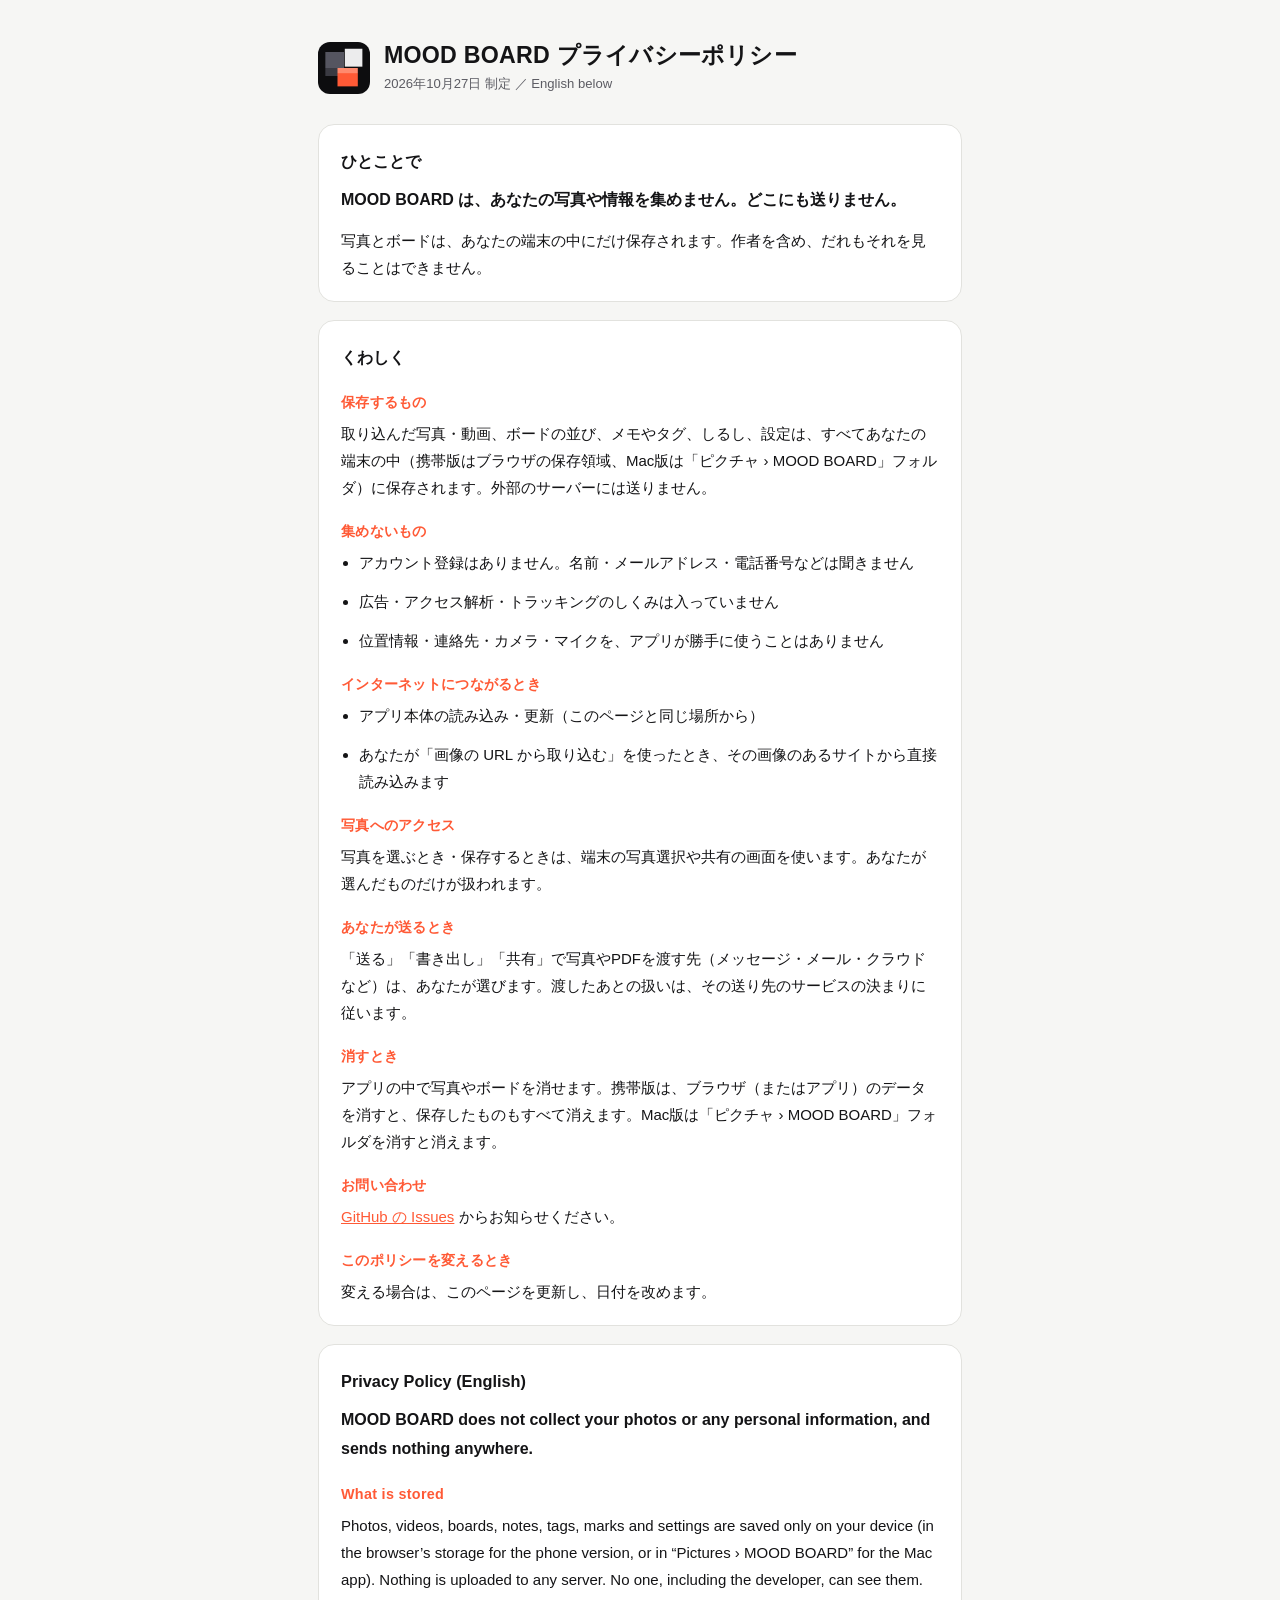
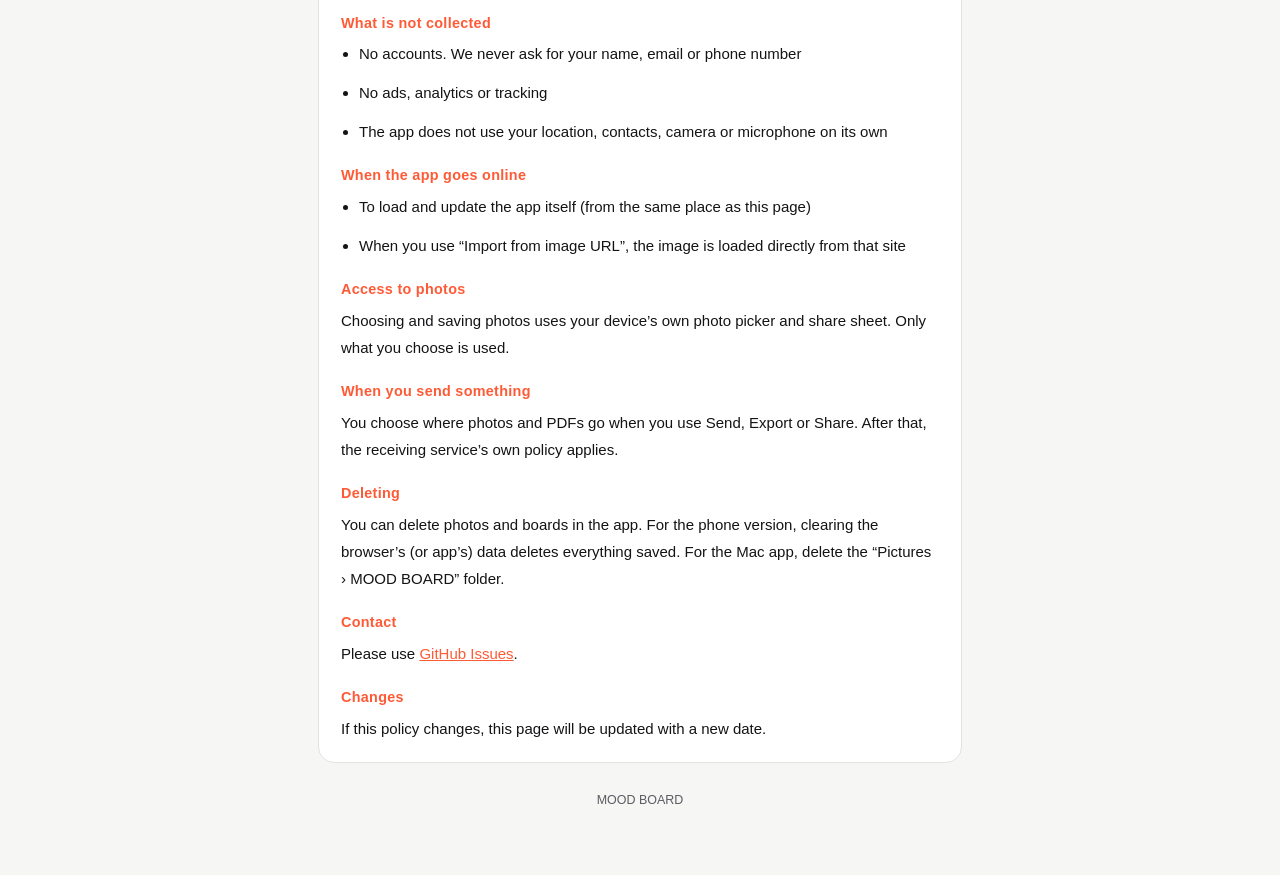
<file: privacy.html>
<!doctype html>
<html lang="ja">
<head>
<meta charset="utf-8">
<meta name="viewport" content="width=device-width, initial-scale=1, viewport-fit=cover">
<title>MOOD BOARD プライバシーポリシー</title>
<meta name="theme-color" content="#0d0d0f">
<link rel="icon" href="icon-192.png">
<style>
  :root { --bg: #f6f6f4; --fg: #141416; --fg-2: #5c5c63; --line: #e2e2de; --card: #ffffff; --accent: #ff5a36; color-scheme: light; }
  @media (prefers-color-scheme: dark) {
    :root { --bg: #0d0d0f; --fg: #ececed; --fg-2: #9d9da4; --line: #26262c; --card: #151518; --accent: #ff7a5c; color-scheme: dark; }
  }
  * { box-sizing: border-box; }
  body { margin: 0; background: var(--bg); color: var(--fg);
    font: 15px/1.8 -apple-system, BlinkMacSystemFont, "Hiragino Sans", "Noto Sans JP", "Segoe UI", sans-serif; }
  main { max-width: 680px; margin: 0 auto; padding: 40px max(18px, env(safe-area-inset-left, 0px)) 64px max(18px, env(safe-area-inset-right, 0px)); }
  header { display: flex; align-items: center; gap: 14px; margin-bottom: 28px; }
  header img { width: 52px; height: 52px; border-radius: 12px; }
  h1 { font-size: 1.45rem; line-height: 1.3; margin: 0; letter-spacing: .01em; text-wrap: balance; }
  header p { margin: 2px 0 0; color: var(--fg-2); font-size: .82rem; }
  section { background: var(--card); border: 1px solid var(--line); border-radius: 16px; padding: 22px 22px 8px; margin: 0 0 18px; }
  h2 { font-size: 1.02rem; margin: 0 0 10px; }
  h3 { font-size: .9rem; margin: 18px 0 4px; color: var(--accent); letter-spacing: .02em; }
  p, li { margin: 0 0 12px; }
  ul { padding-left: 1.2em; margin: 0 0 12px; }
  .lead { font-size: 1rem; font-weight: 600; }
  a { color: var(--accent); }
  footer { color: var(--fg-2); font-size: .78rem; text-align: center; margin-top: 26px; }
</style>
</head>
<body>
<main>
  <header>
    <img src="icon-192.png" alt="">
    <div>
      <h1>MOOD BOARD プライバシーポリシー</h1>
      <p>2026年10月27日 制定 ／ English below</p>
    </div>
  </header>

  <section>
    <h2>ひとことで</h2>
    <p class="lead">MOOD BOARD は、あなたの写真や情報を集めません。どこにも送りません。</p>
    <p>写真とボードは、あなたの端末の中にだけ保存されます。作者を含め、だれもそれを見ることはできません。</p>
  </section>

  <section>
    <h2>くわしく</h2>
    <h3>保存するもの</h3>
    <p>取り込んだ写真・動画、ボードの並び、メモやタグ、しるし、設定は、すべてあなたの端末の中（携帯版はブラウザの保存領域、Mac版は「ピクチャ › MOOD BOARD」フォルダ）に保存されます。外部のサーバーには送りません。</p>
    <h3>集めないもの</h3>
    <ul>
      <li>アカウント登録はありません。名前・メールアドレス・電話番号などは聞きません</li>
      <li>広告・アクセス解析・トラッキングのしくみは入っていません</li>
      <li>位置情報・連絡先・カメラ・マイクを、アプリが勝手に使うことはありません</li>
    </ul>
    <h3>インターネットにつながるとき</h3>
    <ul>
      <li>アプリ本体の読み込み・更新（このページと同じ場所から）</li>
      <li>あなたが「画像の URL から取り込む」を使ったとき、その画像のあるサイトから直接読み込みます</li>
    </ul>
    <h3>写真へのアクセス</h3>
    <p>写真を選ぶとき・保存するときは、端末の写真選択や共有の画面を使います。あなたが選んだものだけが扱われます。</p>
    <h3>あなたが送るとき</h3>
    <p>「送る」「書き出し」「共有」で写真やPDFを渡す先（メッセージ・メール・クラウドなど）は、あなたが選びます。渡したあとの扱いは、その送り先のサービスの決まりに従います。</p>
    <h3>消すとき</h3>
    <p>アプリの中で写真やボードを消せます。携帯版は、ブラウザ（またはアプリ）のデータを消すと、保存したものもすべて消えます。Mac版は「ピクチャ › MOOD BOARD」フォルダを消すと消えます。</p>
    <h3>お問い合わせ</h3>
    <p><a href="https://github.com/ohaguro-jpg/mood-board/issues">GitHub の Issues</a> からお知らせください。</p>
    <h3>このポリシーを変えるとき</h3>
    <p>変える場合は、このページを更新し、日付を改めます。</p>
  </section>

  <section lang="en">
    <h2>Privacy Policy (English)</h2>
    <p class="lead">MOOD BOARD does not collect your photos or any personal information, and sends nothing anywhere.</p>
    <h3>What is stored</h3>
    <p>Photos, videos, boards, notes, tags, marks and settings are saved only on your device (in the browser’s storage for the phone version, or in “Pictures › MOOD BOARD” for the Mac app). Nothing is uploaded to any server. No one, including the developer, can see them.</p>
    <h3>What is not collected</h3>
    <ul>
      <li>No accounts. We never ask for your name, email or phone number</li>
      <li>No ads, analytics or tracking</li>
      <li>The app does not use your location, contacts, camera or microphone on its own</li>
    </ul>
    <h3>When the app goes online</h3>
    <ul>
      <li>To load and update the app itself (from the same place as this page)</li>
      <li>When you use “Import from image URL”, the image is loaded directly from that site</li>
    </ul>
    <h3>Access to photos</h3>
    <p>Choosing and saving photos uses your device’s own photo picker and share sheet. Only what you choose is used.</p>
    <h3>When you send something</h3>
    <p>You choose where photos and PDFs go when you use Send, Export or Share. After that, the receiving service’s own policy applies.</p>
    <h3>Deleting</h3>
    <p>You can delete photos and boards in the app. For the phone version, clearing the browser’s (or app’s) data deletes everything saved. For the Mac app, delete the “Pictures › MOOD BOARD” folder.</p>
    <h3>Contact</h3>
    <p>Please use <a href="https://github.com/ohaguro-jpg/mood-board/issues">GitHub Issues</a>.</p>
    <h3>Changes</h3>
    <p>If this policy changes, this page will be updated with a new date.</p>
  </section>

  <footer>MOOD BOARD</footer>
</main>
</body>
</html>
</file>
<file: style.css>
/* ===== MOOD BOARD ===== */
:root{
  --bg:#0d0d0f;
  --panel:#161619;
  --panel-2:#1e1e22;
  --line:#2c2c32;
  --fg:#ececed;
  --dim:#8b8b93;
  --accent:#ff5a36;
  --ok:#4ad991;
  --dock-h:calc(64px + env(safe-area-inset-bottom));
  --top-h:calc(52px + env(safe-area-inset-top));
  /* 盤面まわり（設定で変わる） */
  --board-bg:#0d0d0f;
  --board-dot:#22222a;
  --board-fg:#ececed;
  --item-shadow:0 6px 22px rgba(0,0,0,.55);
  font-size:16px;
}
*{box-sizing:border-box;-webkit-tap-highlight-color:transparent}
html,body{height:100%;margin:0;overscroll-behavior:none}
body{
  background:var(--bg);color:var(--fg);
  font-family:-apple-system,BlinkMacSystemFont,"Hiragino Sans","Noto Sans JP",system-ui,sans-serif;
  -webkit-font-smoothing:antialiased;
  overflow:hidden;
}
svg{width:22px;height:22px;fill:none;stroke:currentColor;stroke-width:1.6;stroke-linecap:round;stroke-linejoin:round}
button{font:inherit;color:inherit;background:none;border:none;padding:0;cursor:pointer}
/* display:flex/grid は hidden 属性より強いので、明示的に殺す */
[hidden]{display:none !important}

#app{position:fixed;inset:0;display:flex;flex-direction:column}

/* ---- top bar ---- */
#topbar{
  flex:0 0 auto;height:var(--top-h);padding-top:env(safe-area-inset-top);
  display:flex;align-items:center;gap:4px;padding-inline:6px;
  background:var(--bg);border-bottom:1px solid var(--line);z-index:20;
}
#title-wrap{flex:1;min-width:0;display:flex;flex-direction:column;justify-content:center;padding-inline:6px}
#app-title{
  margin:0;font-size:.82rem;font-weight:600;letter-spacing:.16em;
  white-space:nowrap;overflow:hidden;text-overflow:ellipsis;
}
#board-sub{font-size:.66rem;color:var(--dim);letter-spacing:.06em;margin-top:1px}
.icon-btn{
  flex:0 0 auto;width:40px;height:40px;display:grid;place-items:center;
  border-radius:10px;color:var(--fg);
}
.icon-btn:active{background:var(--panel-2)}
.icon-btn.on{background:var(--panel-2)}
.icon-btn.on svg{stroke:var(--accent)}

/* ---- views ---- */
.view{flex:1;min-height:0;display:flex;flex-direction:column;position:relative}

/* ---- home ---- */
#home-scroll{flex:1;min-height:0;overflow-y:auto;-webkit-overflow-scrolling:touch;padding:12px 12px 20px}
#board-grid{display:grid;grid-template-columns:repeat(2,1fr);gap:12px}
@media(min-width:640px){#board-grid{grid-template-columns:repeat(3,1fr)}}
@media(min-width:960px){#board-grid{grid-template-columns:repeat(4,1fr)}}
.board-card{
  background:var(--panel);border:1px solid var(--line);border-radius:14px;
  overflow:hidden;display:flex;flex-direction:column;text-align:left;
  transition:transform .12s ease;
}
.board-card:active{transform:scale(.975)}
.bc-thumbs{aspect-ratio:1/1;display:grid;grid-template-columns:1fr 1fr;grid-template-rows:1fr 1fr;gap:1px;background:var(--line)}
.bc-thumbs img{width:100%;height:100%;object-fit:cover;display:block;background:var(--panel-2)}
.bc-thumbs .ph{background:var(--panel-2)}
.bc-thumbs.one{grid-template-columns:1fr;grid-template-rows:1fr}
.bc-meta{padding:9px 10px 11px}
.bc-name{font-size:.8rem;font-weight:600;line-height:1.3;word-break:break-word}
.bc-count{font-size:.66rem;color:var(--dim);margin-top:3px;letter-spacing:.04em}
.home-stats{margin-top:22px;text-align:center;font-size:.64rem;color:var(--dim);letter-spacing:.06em;line-height:1.9}

.empty{padding:56px 24px;text-align:center;color:var(--dim)}
.empty.floating{position:absolute;inset:0;display:flex;flex-direction:column;align-items:center;justify-content:center;pointer-events:none}
/* 盤面の上に出る文字は、背景の明るさに合わせる */
#board-empty .empty-big{color:var(--board-fg)}
#board-empty .empty-sub{color:var(--board-fg);opacity:.55}
/* 「動き：控えめ」 */
body.calm .item.in,body.calm .item.in>img,body.calm .item.in>.broken,body.calm .gcell{animation:none}
body.calm #canvas.smooth{transition:none}
.empty-big{font-size:.92rem;font-weight:600;color:var(--fg);margin:0 0 8px}
.empty-sub{font-size:.74rem;line-height:1.8;margin:0}

/* ---- dock (never overlaps content) ---- */
.dock{
  flex:0 0 auto;height:var(--dock-h);padding-bottom:env(safe-area-inset-bottom);
  display:flex;align-items:center;justify-content:space-around;gap:2px;
  background:var(--panel);border-top:1px solid var(--line);
  padding-inline:6px;z-index:15;
}
.dock-btn{
  flex:1 1 0;min-width:0;height:52px;border-radius:12px;
  display:flex;flex-direction:column;align-items:center;justify-content:center;gap:3px;
  color:var(--dim);
}
.dock-btn span{font-size:.66rem;letter-spacing:.02em;white-space:nowrap}
.dock-btn:active{background:var(--panel-2)}
.dock-btn.primary{color:var(--fg)}
.dock-btn.primary svg{stroke:var(--accent);stroke-width:2}
.dock-btn.danger svg{stroke:#ff5555}
.dock-btn.danger span{color:#ff8080}
.dock-btn[disabled]{opacity:.32}
.dock-btn.on{color:var(--fg);background:var(--panel-2)}
.select-count{flex:0 0 auto;padding-inline:6px;text-align:center;font-size:.74rem;color:var(--dim);letter-spacing:.06em}

/* ---- canvas ---- */
#canvas-wrap{
  flex:1;min-height:0;position:relative;overflow:hidden;
  background:
    radial-gradient(circle at 1px 1px, var(--board-dot) 1px, transparent 0) 0 0/26px 26px,
    var(--board-bg);
  touch-action:none;
}
#canvas{position:absolute;left:0;top:0;width:0;height:0;transform-origin:0 0;will-change:transform}
#canvas.smooth{transition:transform .5s cubic-bezier(.16,1,.3,1)}

/* 立ち上がり：中心から外へ、少し遅れて像を結ぶ。
   ※ ぼかし(filter:blur)は使わない。全写真で同時に動かすとSafariでひどく重くなる。
     透明度と大きさ（合成だけで済むもの）に限る */
@keyframes mb-in{
  from{opacity:0}
  to{opacity:1}
}
@keyframes mb-in-img{
  from{opacity:0;transform:scale(.94)}
  to{opacity:1;transform:none}
}
/* 枚数が多いボードは、1枚ずつではなく盤面ごと出す（#canvas は位置合わせに transform を
   使っているので、ここは透明度だけ） */
@keyframes mb-canvas-in{from{opacity:0}to{opacity:1}}
#canvas.reveal{animation:mb-canvas-in .4s ease}
.item.in{animation:mb-in .42s ease backwards;animation-delay:var(--dl,0ms)}
.item.in>img,.item.in>.broken{animation:mb-in-img .55s cubic-bezier(.2,.8,.2,1) backwards;animation-delay:var(--dl,0ms)}
@media (prefers-reduced-motion:reduce){
  .item.in,.item.in>img{animation:none}
  #canvas.smooth{transition:none}
}
/* ※ 写真の位置は transform で決めている。ここに transform の transition を常時つけると、
     ドラッグ中に位置を書き換えるたび0.2秒の移動が毎回やり直しになり、指から遅れてガタつく。
     動かして見せたいとき（ならべる・そろえる・元にもどす）だけ #canvas.anim-move で付ける。
   ※ will-change を1枚ずつ付けると、写真の枚数だけ描画レイヤーができて重くなる（Safariで顕著）。
     拡大縮小は #canvas 1枚の変形で済んでいるので、写真には付けない。 */
.item{
  position:absolute;left:0;top:0;
  transform-origin:0 0;
  background:var(--panel-2);
  box-shadow:var(--item-shadow);
  transition:opacity .25s ease,filter .25s ease;
}
#canvas.anim-move .item{
  transition:opacity .25s ease, filter .25s ease,
             transform .42s cubic-bezier(.2,.8,.2,1), width .42s cubic-bezier(.2,.8,.2,1), height .42s cubic-bezier(.2,.8,.2,1);
}
.item.dim{opacity:.14;filter:grayscale(.5);pointer-events:none}
.item img{width:100%;height:100%;object-fit:cover;display:block;pointer-events:none;user-select:none;-webkit-user-drag:none}
/* ---- 文字を置く（ノート） ---- */
.item.text-item{background:#f4ecd0;box-shadow:0 6px 22px rgba(0,0,0,.55),0 0 0 1px rgba(0,0,0,.08) inset}
.item.text-item .note-body{
  position:absolute;inset:0;padding:14px 15px;overflow:hidden;
  font-size:.78rem;line-height:1.6;color:#2a2415;
  white-space:pre-wrap;word-break:break-word;
}
.item.sel{outline:1px solid rgba(255,90,54,.75);outline-offset:3px}
.item.sel::before,.item.sel::after{
  content:"";position:absolute;width:14px;height:14px;pointer-events:none;
  border:2px solid var(--accent);
}
.item.sel::before{left:-5px;top:-5px;border-right:none;border-bottom:none}
.item.sel::after{right:-5px;bottom:-5px;border-left:none;border-top:none}
.item.picked{outline:3px solid var(--ok);outline-offset:2px}
.item .pick-no{
  position:absolute;top:6px;left:6px;min-width:22px;height:22px;border-radius:11px;
  background:var(--ok);color:#06110b;font-size:.7rem;font-weight:700;
  display:grid;place-items:center;padding:0 6px;
}
.item .note-tag{
  position:absolute;left:0;right:0;bottom:0;padding:5px 7px;
  background:linear-gradient(transparent,rgba(0,0,0,.82));
  font-size:.66rem;line-height:1.35;color:#fff;
  overflow:hidden;text-overflow:ellipsis;display:-webkit-box;-webkit-line-clamp:2;-webkit-box-orient:vertical;
}
.item .broken{
  position:absolute;inset:0;display:grid;place-items:center;
  font-size:.62rem;color:var(--dim);text-align:center;padding:8px;
}
.handle{
  position:absolute;right:-11px;bottom:-11px;width:30px;height:30px;
  border-radius:50%;background:var(--accent);border:2px solid #0d0d0f;
  display:grid;place-items:center;
}
.handle::after{content:"";width:9px;height:9px;border-right:2px solid #fff;border-bottom:2px solid #fff}

#marquee{position:absolute;border:1.5px solid var(--ok);background:rgba(74,217,145,.12);pointer-events:none;z-index:5}
/* そろう位置に来たときに出る線 */
.guide{position:absolute;background:var(--accent);pointer-events:none;z-index:6;opacity:.9}
#guide-v{top:0;bottom:0;width:1px}
#guide-h{left:0;right:0;height:1px}

/* ---- 色見本 ---- */
.item.color-item{background:#888}
.sw-hex{
  position:absolute;left:0;right:0;bottom:0;padding:7px 9px;
  font:600 .62rem/1 ui-monospace,SFMono-Regular,Menlo,monospace;letter-spacing:.06em;
}
.gcell.gcolor{position:relative}

#zoom-readout{
  position:absolute;top:8px;right:10px;
  font-size:.6rem;color:var(--dim);letter-spacing:.08em;
  background:rgba(13,13,15,.7);padding:3px 7px;border-radius:6px;
  font-variant-numeric:tabular-nums;pointer-events:none;
}

/* ---- compare ---- */
#compare{position:fixed;inset:0;background:#000;z-index:60;display:flex;flex-direction:column}
#compare-stage{flex:1;min-height:0;display:grid;gap:2px;padding-top:env(safe-area-inset-top)}
#compare-stage.row{grid-auto-flow:column;grid-auto-columns:1fr}
#compare-stage.col{grid-auto-flow:row;grid-auto-rows:1fr}
#compare-stage.grid{grid-template-columns:1fr 1fr;grid-auto-rows:1fr}
.cmp-cell{position:relative;overflow:hidden;background:#000;touch-action:none}
.cmp-cell img{position:absolute;left:0;top:0;width:100%;height:100%;object-fit:contain;transform-origin:0 0;will-change:transform}
#compare-stage.fill .cmp-cell img{object-fit:cover}
.cmp-cell .cell-note{
  position:absolute;left:0;right:0;bottom:0;padding:6px 8px;
  background:linear-gradient(transparent,rgba(0,0,0,.8));font-size:.66rem;color:#fff;
}
/* ---- くらべる：2枚を重ねてスライダーで比べる ---- */
#compare-stage.overlay{display:block;position:relative;padding-top:env(safe-area-inset-top)}
.ov-cell{position:relative;width:100%;height:100%;overflow:hidden;background:#000;touch-action:none}
.ov-cell img{position:absolute;inset:0;width:100%;height:100%;object-fit:contain;pointer-events:none;background:#000}
.ov-top-wrap{position:absolute;inset:0;overflow:hidden}
.ov-handle{position:absolute;top:0;bottom:0;left:50%;width:2px;background:var(--accent);transform:translateX(-1px)}
.ov-handle::after{
  content:"";position:absolute;top:50%;left:50%;width:38px;height:38px;
  transform:translate(-50%,-50%);border-radius:50%;background:var(--accent);
  box-shadow:0 2px 10px rgba(0,0,0,.5);
}
#compare-bar,#viewer-bar{
  flex:0 0 auto;height:calc(56px + env(safe-area-inset-bottom));padding-bottom:env(safe-area-inset-bottom);
  display:flex;align-items:center;justify-content:space-between;gap:8px;padding-inline:12px;
  background:#0a0a0c;border-top:1px solid #1e1e22;
}
#cmp-layouts{display:flex;gap:6px}
.cmp-btn{
  padding:8px 13px;border-radius:9px;background:var(--panel-2);
  font-size:.7rem;letter-spacing:.04em;color:var(--fg);
}
.cmp-btn.on{background:var(--accent);color:#120603;font-weight:700}
.cmp-btn.solid{background:var(--accent);color:#120603;font-weight:700}
.cmp-btn:active{opacity:.7}

/* ---- viewer ---- */
#viewer{position:fixed;inset:0;background:#000;z-index:70;display:flex;flex-direction:column}
#viewer-img{flex:1;min-height:0;width:100%;object-fit:contain;padding-top:env(safe-area-inset-top)}
#viewer-meta{flex:1;text-align:center;font-size:.62rem;color:var(--dim);overflow:hidden;text-overflow:ellipsis;white-space:nowrap}

/* ---- sheets ---- */
#scrim{position:fixed;inset:0;background:rgba(0,0,0,.6);z-index:80;backdrop-filter:blur(2px)}
.sheet{
  position:fixed;left:0;right:0;bottom:0;z-index:90;
  background:var(--panel);border-radius:20px 20px 0 0;
  border-top:1px solid var(--line);
  padding:8px 16px calc(20px + env(safe-area-inset-bottom));
  max-height:88vh;overflow-y:auto;-webkit-overflow-scrolling:touch;
  animation:up .22s cubic-bezier(.2,.8,.3,1);
}
@keyframes up{from{transform:translateY(100%)}to{transform:translateY(0)}}
.sheet-grab{width:38px;height:4px;border-radius:2px;background:var(--line);margin:2px auto 12px}
.sheet h2{margin:0 0 4px;font-size:.86rem;font-weight:700;letter-spacing:.04em}
.sheet-note{font-size:.7rem;line-height:1.8;color:var(--dim);margin:6px 0 12px}
.sheet-note b{color:var(--fg)}
.row-btn{
  width:100%;display:flex;align-items:center;gap:13px;
  padding:14px 12px;border-radius:12px;text-align:left;
  background:var(--panel-2);margin-top:8px;
}
.row-btn:active{background:#26262c}
.row-btn svg{flex:0 0 auto;stroke:var(--fg)}
.row-btn span{display:flex;flex-direction:column;gap:3px;min-width:0}
.row-btn b{font-size:.78rem;font-weight:600}
.row-btn i{font-size:.66rem;font-style:normal;color:var(--dim);line-height:1.5}
.row-btn.ghost{justify-content:center;background:transparent;border:1px solid var(--line)}
.row-btn.solid{justify-content:center;background:var(--accent);color:#120603;font-weight:700}
.sheet-actions{display:flex;gap:10px;margin-top:14px}
.sheet-actions .row-btn{margin-top:0;flex:1;font-size:.78rem;padding:13px}
.sheet textarea,#prompt-area{
  width:100%;height:32vh;min-height:120px;margin-top:4px;
  background:#0a0a0c;border:1px solid var(--line);border-radius:10px;
  color:var(--fg);padding:11px;font-size:.72rem;line-height:1.6;
  font-family:ui-monospace,SFMono-Regular,Menlo,monospace;resize:none;
}
.steps{margin:4px 0 12px;padding-left:20px;font-size:.72rem;line-height:1.9;color:var(--fg)}
.steps li{margin-bottom:7px}
.steps i{font-style:normal;color:var(--dim);font-size:.66rem}
#pin-snippet{
  background:#08080a;border:1px solid var(--line);border-radius:10px;
  padding:11px;font-size:.6rem;line-height:1.5;color:#a9d6c0;
  font-family:ui-monospace,SFMono-Regular,Menlo,monospace;
  white-space:pre-wrap;word-break:break-all;max-height:26vh;overflow:auto;margin:0;
}
.menu-foot{margin-top:18px;font-size:.62rem;color:var(--dim);line-height:1.9;text-align:center}

/* ---- progress ---- */
#progress{position:fixed;inset:0;z-index:120;background:rgba(6,6,8,.86);display:grid;place-items:center;backdrop-filter:blur(3px)}
.prog-box{width:min(320px,82vw);text-align:center}
.prog-label{font-size:.78rem;font-weight:600;margin-bottom:12px}
.prog-track{height:4px;border-radius:2px;background:var(--panel-2);overflow:hidden}
.prog-fill{height:100%;width:0;background:var(--accent);transition:width .18s ease}
.prog-sub{font-size:.66rem;color:var(--dim);margin-top:9px;font-variant-numeric:tabular-nums;line-height:1.7}
#prog-cancel{margin-top:16px}

/* ---- toast ---- */
#toast{
  position:fixed;left:50%;transform:translateX(-50%);
  bottom:calc(var(--dock-h) + 16px);z-index:130;
  background:#26262c;border:1px solid var(--line);
  padding:11px 17px;border-radius:11px;font-size:.72rem;line-height:1.6;
  max-width:82vw;text-align:center;box-shadow:0 8px 28px rgba(0,0,0,.6);
  animation:up2 .2s ease;
}
@keyframes up2{from{opacity:0;transform:translate(-50%,8px)}to{opacity:1;transform:translate(-50%,0)}}

/* ---- prompt ---- */
#prompt{position:fixed;inset:0;z-index:140;background:rgba(0,0,0,.7);display:grid;place-items:center;padding:20px}
.prompt-box{width:min(360px,100%);background:var(--panel);border:1px solid var(--line);border-radius:16px;padding:18px}
.prompt-title{font-size:.8rem;font-weight:600;margin-bottom:12px}
#prompt-input{
  width:100%;background:#0a0a0c;border:1px solid var(--line);border-radius:10px;
  color:var(--fg);padding:12px;font-size:.86rem;
}
#prompt-area{height:22vh}
.prompt-actions{display:flex;gap:9px;justify-content:flex-end;margin-top:14px}

/* ---- 印刷の設定 ---- */
.pc-row{display:flex;align-items:center;gap:12px;margin-top:12px}
.pc-row>label{width:64px;flex:0 0 auto;font-size:.7rem;color:var(--dim)}
.pc-opts{display:flex;gap:6px;flex-wrap:wrap}
.chip{
  padding:8px 12px;border-radius:8px;font-size:.7rem;
  border:1px solid var(--line);color:var(--dim);background:var(--panel-2);
}
.chip.on{color:#120603;background:var(--accent);border-color:var(--accent);font-weight:700}
.chip[disabled]{opacity:.35}

/* ================= 印刷 ================= */
#paper{display:none}
@media print{
  @page{margin:10mm}
  html,body{overflow:visible;height:auto;background:#fff;color:#000}
  #app,#compare,#viewer,#scrim,.sheet,#progress,#toast,#prompt,#memo{display:none !important}
  #paper{display:block !important}
  .sheet-p{page-break-after:always;break-after:page;position:relative;width:100%}
  .sheet-p:last-child{page-break-after:auto;break-after:auto}
  .sheet-head{display:flex;justify-content:space-between;align-items:baseline;
    border-bottom:.4pt solid #999;padding-bottom:3mm;margin-bottom:5mm}
  .sheet-head h3{margin:0;font-size:11pt;font-weight:600}
  .sheet-head span{font-size:7pt;color:#666;letter-spacing:.08em}
  .head-right{display:flex;align-items:center;gap:3mm}
  .head-right .pal{display:flex;gap:.8mm}
  .head-right .pal i{width:5mm;height:5mm;display:block;border:.2pt solid #ccc}
  .p-board{position:relative;width:100%}
  .p-board .pi{position:absolute}
  .p-grid{display:grid;gap:4mm}
  .p-grid .pi{break-inside:avoid}
  .pi img{width:100%;height:100%;object-fit:cover;display:block}
  .p-grid .pi img{height:auto;object-fit:contain}
  .pi .pcap{font-size:7.5pt;line-height:1.45;margin-top:1.5mm;color:#222}
  .p-one{display:flex;flex-direction:column;align-items:center;justify-content:center;height:88vh}
  .p-one img{max-width:100%;max-height:82vh;object-fit:contain}
  .p-one .pcap{margin-top:4mm;font-size:9pt;text-align:center}
  .pi-text{background:#f4ecd0;overflow:hidden;box-sizing:border-box;padding:2mm 3mm}
  .ptext-body{font-size:7pt;line-height:1.5;color:#2a2415;white-space:pre-wrap;word-break:break-word}
  .p-one-text{width:100%;max-width:160mm;height:auto !important;min-height:60mm;background:#f4ecd0;padding:8mm;box-sizing:border-box}
  .ptext-body.big{font-size:13pt;line-height:1.8}
  #paper.gray{filter:grayscale(1)}
  .pi-color{position:relative;overflow:hidden;print-color-adjust:exact;-webkit-print-color-adjust:exact}
  .pcolor-hex{position:absolute;left:0;right:0;bottom:0;padding:1.5mm 2mm;font-size:6.5pt;font-family:ui-monospace,Menlo,monospace}
  .p-one-color{height:auto !important}
  .pcolor-big{
    width:120mm;height:120mm;display:flex;align-items:flex-end;justify-content:center;
    padding-bottom:6mm;font-size:12pt;font-family:ui-monospace,Menlo,monospace;
    print-color-adjust:exact;-webkit-print-color-adjust:exact;
  }
}

/* ---- 色パレット ---- */
#palette{
  position:absolute;top:34px;right:10px;z-index:12;
  display:flex;flex-direction:column;gap:3px;
  padding:5px;border-radius:7px;background:rgba(13,13,15,.66);
}
#palette .sw{width:15px;height:15px;border-radius:3px;box-shadow:inset 0 0 0 1px rgba(255,255,255,.14)}
#palette-big-wrap{margin-top:18px;text-align:center}
.pal-label{font-size:.66rem;color:var(--dim);letter-spacing:.1em;margin-bottom:9px}
#palette-big{display:flex;gap:7px;justify-content:center;flex-wrap:wrap}
#palette-big .sw{
  width:46px;height:46px;border-radius:9px;
  box-shadow:inset 0 0 0 1px rgba(255,255,255,.14);
  display:grid;place-items:end center;padding-bottom:3px;
  font-size:.5rem;font-family:ui-monospace,Menlo,monospace;color:rgba(255,255,255,.85);
  text-shadow:0 1px 3px rgba(0,0,0,.8);cursor:pointer;
}
.pal-hint{font-size:.6rem;color:var(--dim);margin-top:9px}

/* ---- うつす：ボード一覧 ---- */
#mv-boards{margin-top:12px;max-height:38vh;overflow-y:auto}
.mv-row{
  width:100%;display:flex;align-items:center;gap:11px;
  padding:12px;border-radius:11px;background:var(--panel-2);margin-top:7px;text-align:left;
}
.mv-row:active{background:#26262c}
.mv-row .mv-th{width:38px;height:38px;border-radius:7px;object-fit:cover;flex:0 0 auto;background:#101014}
.mv-row .mv-nm{font-size:.76rem;font-weight:600}
.mv-row .mv-ct{font-size:.62rem;color:var(--dim);margin-top:2px}
.mv-row.current{opacity:.4}

/* ---- ゴミ箱 ---- */
#trash-grid{display:grid;grid-template-columns:repeat(4,1fr);gap:7px;margin-top:6px;max-height:44vh;overflow-y:auto}
.tr-cell{position:relative;aspect-ratio:1/1;border-radius:8px;overflow:hidden;background:var(--panel-2)}
.tr-cell img{width:100%;height:100%;object-fit:cover;display:block;opacity:.55}
.tr-cell button{
  position:absolute;inset:0;display:grid;place-items:center;
  font-size:.6rem;color:#fff;background:rgba(0,0,0,.42);letter-spacing:.06em;
}
.tr-cell button:active{background:rgba(0,0,0,.7)}
.tr-cell .tr-text{
  position:absolute;inset:0;padding:6px;background:#f4ecd0;color:#2a2415;
  font-size:.56rem;line-height:1.4;overflow:hidden;white-space:pre-wrap;word-break:break-word;opacity:.7;
}

/* ---- Pinterestのようにざっと眺める表示 ---- */
#grid-view{
  flex:1;min-height:0;overflow-y:auto;-webkit-overflow-scrolling:touch;
  padding:10px 10px 24px;background:var(--board-bg);
}
#grid-scroll{column-count:2;column-gap:8px}
@media(min-width:560px){#grid-scroll{column-count:3}}
@media(min-width:860px){#grid-scroll{column-count:4}}
@media(min-width:1200px){#grid-scroll{column-count:5}}
.gcell{
  break-inside:avoid;margin:0 0 8px;position:relative;
  border-radius:10px;overflow:hidden;background:var(--panel-2);
  animation:g-in .5s cubic-bezier(.16,1,.3,1) backwards;
  animation-delay:var(--dl,0ms);
}
@keyframes g-in{from{opacity:0;transform:translateY(12px)}to{opacity:1;transform:none}}
.gcell img{width:100%;display:block}
.gcell .gnote{
  position:absolute;left:0;right:0;bottom:0;padding:6px 8px;
  background:linear-gradient(transparent,rgba(0,0,0,.85));
  font-size:.66rem;line-height:1.4;color:#fff;
  overflow:hidden;text-overflow:ellipsis;display:-webkit-box;-webkit-line-clamp:2;-webkit-box-orient:vertical;
}
.gcell.picked{outline:3px solid var(--ok);outline-offset:-3px}
.gcell.gtext{background:#f4ecd0;display:flex;align-items:flex-start;padding:11px}
.gtext-body{
  font-size:.72rem;line-height:1.6;color:#2a2415;
  white-space:pre-wrap;word-break:break-word;overflow:hidden;max-height:100%;
}

/* ---- シートの入力欄（メモとタグ） ---- */
.fld-label{display:block;font-size:.64rem;color:var(--dim);letter-spacing:.08em;margin:14px 0 5px}
.fld-area{
  width:100%;height:96px;min-height:96px;padding:11px 12px;border-radius:10px;
  background:#0a0a0c;border:1px solid var(--line);color:var(--fg);
  font-size:.8rem;line-height:1.7;resize:none;
  font-family:-apple-system,BlinkMacSystemFont,"Hiragino Sans","Noto Sans JP",system-ui,sans-serif;
}
.fld-input{
  width:100%;padding:12px;border-radius:10px;
  background:#0a0a0c;border:1px solid var(--line);color:var(--fg);font-size:.8rem;
}
.fld-area:focus,.fld-input:focus,#search-input:focus{outline:none;border-color:var(--accent)}
.print-count{text-align:center;margin:16px 0 0;font-size:.74rem}
.print-count b{color:var(--accent)}
.row-btn.danger{border:1px solid rgba(255,85,85,.4);background:rgba(255,85,85,.08);margin-top:14px}
.row-btn.danger svg{stroke:#ff6b6b}
.row-btn.danger b{color:#ff8080}

/* ---- 色を置く ---- */
.sw-btn{
  width:64px;height:48px;border-radius:9px;margin:0 7px 7px 0;
  box-shadow:inset 0 0 0 1px rgba(255,255,255,.14);
  font:600 .54rem/1 ui-monospace,SFMono-Regular,Menlo,monospace;letter-spacing:.04em;
  display:inline-flex;align-items:flex-end;justify-content:center;padding-bottom:5px;
}
.sw-btn:active{opacity:.7}
#color-board-pal{margin-top:8px}
.color-pick-row{display:flex;gap:8px;align-items:center;margin-top:8px}
.color-pick-row input[type=color]{
  width:48px;height:40px;padding:0;border:1px solid var(--line);border-radius:9px;background:var(--panel-2);
}
.color-pick-row input[type=text]{
  flex:1;min-width:0;padding:11px 12px;border-radius:9px;
  background:#0a0a0c;border:1px solid var(--line);color:var(--fg);
  font:.78rem ui-monospace,SFMono-Regular,Menlo,monospace;
}
#viewer-pal{
  position:absolute;left:0;right:0;bottom:calc(56px + env(safe-area-inset-bottom));
  padding:12px 12px 6px;background:rgba(10,10,12,.94);border-top:1px solid #1e1e22;
  display:flex;flex-wrap:wrap;justify-content:center;
}

/* ---- メニューの 元にもどす / やり直す ---- */
.undo-row{display:flex;gap:8px;margin-top:4px}
.undo-row .row-btn{flex:1;margin-top:0;justify-content:center;padding:12px}
.undo-row .row-btn[disabled]{opacity:.3}

/* ---- さがす ---- */
#search-input{
  width:100%;margin-top:4px;padding:12px 13px;border-radius:10px;
  background:#0a0a0c;border:1px solid var(--line);color:var(--fg);font-size:.82rem;
}
#search-colors{display:flex;gap:7px;flex-wrap:wrap;margin-top:12px}
#search-colors .sw{width:30px;height:30px;border-radius:8px;box-shadow:inset 0 0 0 1px rgba(255,255,255,.14)}
#search-colors .sw.on{box-shadow:0 0 0 2px var(--accent)}

/* ---- 重複さがし ---- */
#dup-groups{margin-top:10px}
.dup-row{display:flex;gap:8px;overflow-x:auto;padding:6px 0;border-bottom:1px solid var(--line);margin-bottom:6px}
.dup-cell{position:relative;flex:0 0 auto;width:84px;height:84px;border-radius:9px;overflow:hidden;background:var(--panel-2)}
.dup-cell img{width:100%;height:100%;object-fit:cover;display:block}
.dup-cell.keep{outline:2px solid var(--ok)}
.dup-tag{
  position:absolute;left:0;right:0;bottom:0;background:rgba(74,217,145,.9);
  color:#06110b;font-size:.56rem;text-align:center;padding:2px 0;font-weight:700;
}
.dup-x{position:absolute;left:0;right:0;bottom:0;background:rgba(0,0,0,.66);color:#fff;font-size:.56rem;text-align:center;padding:4px 0}
.dup-x:active{background:rgba(255,90,54,.85)}
.gcell .gno{
  position:absolute;top:6px;left:6px;min-width:22px;height:22px;border-radius:11px;
  background:var(--ok);color:#06110b;font-size:.7rem;font-weight:700;
  display:grid;place-items:center;padding:0 6px;
}

/* ---- USBとつなぐ ---- */
.usb-head{display:flex;align-items:center;justify-content:space-between;gap:10px;margin:4px 0 14px}
#usb-name{font-size:.76rem;font-weight:600;min-width:0;overflow:hidden;text-overflow:ellipsis;white-space:nowrap}
.usb-group{margin-bottom:18px}
.usb-title{display:flex;align-items:center;gap:8px;font-size:.74rem;margin-bottom:9px}
.usb-title b{font-weight:700}
.dot{width:8px;height:8px;border-radius:50%;flex:0 0 auto}
.dot.in{background:var(--accent)}
.dot.out{background:#f5c33b}
.dot.ok{background:var(--ok)}
.usb-thumbs{
  display:grid;grid-template-columns:repeat(6,1fr);gap:5px;
  margin-bottom:10px;max-height:24vh;overflow-y:auto;
}
.usb-thumbs img,.usb-thumbs .ph2{
  width:100%;aspect-ratio:1/1;object-fit:cover;display:block;
  border-radius:6px;background:var(--panel-2);
}
.usb-thumbs .more{
  grid-column:1/-1;font-size:.64rem;color:var(--dim);text-align:center;padding:4px 0;
}
.usb-group .row-btn{margin-top:4px}

/* ==========================================================================
   見た目の仕上げ（Pinterest＝角丸と余白 / Apple＝やわらかい影と上品な文字）
   既存の指定を上書きするため、ファイルの最後に置いている。
   ========================================================================== */
:root{
  --radius-item:14px;      /* 盤面の写真。Pinterestのピンと同じくらい */
  --radius-photo:6px;      /* 盤面の写真の角（四隅に小片を重ねて見せる。大きいと重なりで欠けが見える） */
  --radius-card:18px;      /* ボードのカード */
  --ring:rgba(255,255,255,.10);   /* 1本線の代わりの、極細のふち */
  /* 影は1枚でなく重ねる。遠くの影＋近くの影でやわらかく見える（Apple的） */
  --item-shadow:0 1px 2px rgba(0,0,0,.28), 0 8px 24px rgba(0,0,0,.42);
  --item-shadow-hover:0 2px 6px rgba(0,0,0,.30), 0 18px 44px rgba(0,0,0,.52);
  --hover-ring:rgba(255,255,255,.55);
}

/* ---- 盤面の写真 ---- */
/* ※ overflow:hidden は使わない。選択枠の角マークとリサイズの取っ手が外側にあるため */
.item{border-radius:var(--radius-item)}
.item>img,.item>.broken,.item .note-body{border-radius:var(--radius-item)}
.item .note-tag{border-radius:0 0 var(--radius-item) var(--radius-item)}
.item>img{box-shadow:inset 0 0 0 1px var(--ring)}

/* マウスで上に乗ったときは、細い輪で示すだけにする。
   以前は transform で浮かせていたが、写真の位置そのものも transform で決めているため
   値を取り合っていた（位置の指定が勝つので浮かず、影の描き直しだけが毎回走っていた）。
   outline は描画が軽く、位置にも触れない。 */
@media (hover:hover) and (pointer:fine){
  .item:not(.sel):not(.picked):hover{outline:1.5px solid var(--hover-ring);outline-offset:2px}
}

/* 選択中は、角マークではなく面で示す（Apple的にうるさくしない） */
.item.sel{outline:2px solid var(--accent);outline-offset:2px;border-radius:var(--radius-item)}
.item.sel::before,.item.sel::after{display:none}
.item.picked{outline:3px solid var(--ok);outline-offset:2px}

/* ---- ざっと眺める表示（Pinterestの並び） ---- */
.gcell{border-radius:var(--radius-item);box-shadow:var(--item-shadow)}
.gcell img{border-radius:var(--radius-item)}
.gcell .gnote{border-radius:0 0 var(--radius-item) var(--radius-item)}
@media (hover:hover) and (pointer:fine){
  .gcell{transition:transform .2s cubic-bezier(.2,.8,.3,1), box-shadow .2s ease}
  .gcell:hover{transform:translateY(-3px);box-shadow:var(--item-shadow-hover)}
  body.calm .gcell:hover{transform:none}
}

/* ---- ボードのカード ---- */
.board-card{
  border-radius:var(--radius-card);
  border:1px solid var(--ring);
  box-shadow:0 1px 2px rgba(0,0,0,.2), 0 6px 18px rgba(0,0,0,.28);
  transition:transform .2s cubic-bezier(.2,.8,.3,1), box-shadow .2s ease;
}
@media (hover:hover) and (pointer:fine){
  .board-card:hover{transform:translateY(-3px);box-shadow:0 2px 6px rgba(0,0,0,.24), 0 16px 36px rgba(0,0,0,.4)}
  body.calm .board-card:hover{transform:none}
}
.bc-name{font-size:.84rem;letter-spacing:.01em}

/* ---- 上のバーと下のドック ---- */
/* 盤面には重ねない方針なので、ぼかしではなく「極細のふち＋わずかな階調」で奥行きを出す */
#topbar{
  border-bottom:1px solid var(--ring);
  background:linear-gradient(180deg, rgba(255,255,255,.035), rgba(255,255,255,0)) , var(--bg);
}
.dock{
  border-top:1px solid var(--ring);
  background:linear-gradient(0deg, rgba(255,255,255,.028), rgba(255,255,255,0)) , var(--panel);
}

/* ボード名は読み物として扱う。字間を詰めて、文字を大きく */
#app-title{font-size:.95rem;font-weight:650;letter-spacing:.005em}
#board-sub{font-size:.68rem;letter-spacing:.02em;opacity:.85}
/* ホームだけはロゴとして字間を広げる */
body.at-home #app-title{font-size:.82rem;font-weight:600;letter-spacing:.16em}

.icon-btn{border-radius:11px;transition:background .16s ease}
@media (hover:hover) and (pointer:fine){ .icon-btn:hover{background:var(--panel-2)} }

.dock-btn{border-radius:13px;transition:background .16s ease, color .16s ease}
.dock-btn span{font-size:.65rem;letter-spacing:.03em}
@media (hover:hover) and (pointer:fine){ .dock-btn:not([disabled]):hover{background:var(--panel-2);color:var(--fg)} }

/* ---- 右上のこまごま ---- */
#zoom-readout{
  border-radius:999px;padding:4px 9px;
  background:rgba(20,20,24,.72);border:1px solid var(--ring);
  font-variant-numeric:tabular-nums;
}
#palette{border-radius:999px;padding:6px;background:rgba(20,20,24,.72);border:1px solid var(--ring)}
#palette .sw{width:16px;height:16px;border-radius:50%;box-shadow:inset 0 0 0 1px var(--ring)}
#palette-big .sw{border-radius:12px}

/* ---- 明るい盤面のときは、影とふちを弱める（白地で黒い輪郭が目立つため） ---- */
body.board-white .item>img,body.board-paper .item>img{box-shadow:inset 0 0 0 1px rgba(0,0,0,.07)}
body.board-white .gcell,body.board-paper .gcell{box-shadow:0 1px 2px rgba(0,0,0,.08), 0 6px 18px rgba(0,0,0,.10)}

/* ---- 切り抜き ---- */
#crop{position:fixed;inset:0;z-index:95;background:#000;display:flex;flex-direction:column}
#crop-stage{
  flex:1;min-height:0;position:relative;overflow:hidden;
  display:grid;place-items:center;touch-action:none;user-select:none;
}
#crop-img{max-width:100%;max-height:100%;object-fit:contain;display:block;-webkit-user-drag:none}
/* 外側を暗くして、選んだ中だけ明るく見せる */
#crop-shade{position:absolute;inset:0;background:rgba(0,0,0,.62);pointer-events:none}
#crop-box{
  position:absolute;border:1.5px solid #fff;cursor:move;
  box-shadow:0 0 0 9999px rgba(0,0,0,0);
}
/* 三分割の目安線（写真の構図を決めやすくする） */
#crop-box::before,#crop-box::after{
  content:"";position:absolute;inset:0;pointer-events:none;
  background:
    linear-gradient(to right, transparent 33.33%, rgba(255,255,255,.28) 33.33%, rgba(255,255,255,.28) calc(33.33% + 1px), transparent calc(33.33% + 1px),
                    transparent 66.66%, rgba(255,255,255,.28) 66.66%, rgba(255,255,255,.28) calc(66.66% + 1px), transparent calc(66.66% + 1px));
}
#crop-box::after{
  background:
    linear-gradient(to bottom, transparent 33.33%, rgba(255,255,255,.28) 33.33%, rgba(255,255,255,.28) calc(33.33% + 1px), transparent calc(33.33% + 1px),
                    transparent 66.66%, rgba(255,255,255,.28) 66.66%, rgba(255,255,255,.28) calc(66.66% + 1px), transparent calc(66.66% + 1px));
}
#crop-box .ch{
  position:absolute;width:26px;height:26px;cursor:pointer;
}
#crop-box .ch::after{
  content:"";position:absolute;width:16px;height:16px;border:3px solid #fff;border-radius:2px;
}
#crop-box .ch[data-h="nw"]{left:-13px;top:-13px}
#crop-box .ch[data-h="nw"]::after{left:5px;top:5px;border-right:none;border-bottom:none}
#crop-box .ch[data-h="ne"]{right:-13px;top:-13px}
#crop-box .ch[data-h="ne"]::after{right:5px;top:5px;border-left:none;border-bottom:none}
#crop-box .ch[data-h="sw"]{left:-13px;bottom:-13px}
#crop-box .ch[data-h="sw"]::after{left:5px;bottom:5px;border-right:none;border-top:none}
#crop-box .ch[data-h="se"]{right:-13px;bottom:-13px}
#crop-box .ch[data-h="se"]::after{right:5px;bottom:5px;border-left:none;border-top:none}
#crop-bar{
  flex:0 0 auto;height:calc(58px + env(safe-area-inset-bottom));
  padding-bottom:env(safe-area-inset-bottom);
  display:flex;align-items:center;justify-content:space-between;gap:8px;padding-inline:12px;
  background:#0a0a0c;border-top:1px solid var(--ring);
}
#crop-ratios{display:flex;gap:6px}
#crop-ratios .ratio{font-variant-numeric:tabular-nums}
@media(max-width:560px){
  #crop-ratios .ratio{padding:7px 9px;font-size:.66rem}
  #crop-bar{gap:5px;padding-inline:8px}
}

/* 切り抜きの画像が縮まない問題への対処。
   gridやflexの中では max-height:100% が「中身の高さ」基準になって効かないことがある。
   絶対配置＋margin:auto にすると、親の大きさを基準に収まって中央にも来る。 */
#crop-stage{display:block;position:relative}
#crop-img{
  position:absolute;inset:0;margin:auto;
  max-width:100%;max-height:100%;width:auto;height:auto;
}

/* ==========================================================================
   仕上げ 第2版
   ・取っ手が写真の外に出ていて、掴もうとすると拡大になっていた問題を解消
   ・下のボタンを、間延びした横並びから「中央にまとめた一群」へ
     （Apple の道具バー、ラグジュアリー系の余白と抑制、Affinity の密度を参考）
   ========================================================================== */

/* ---- リサイズの取っ手：写真の内側へ入れる ---- */
.handle{
  right:3px;bottom:3px;width:22px;height:22px;
  background:rgba(255,255,255,.96);
  border:none;
  box-shadow:0 1px 3px rgba(0,0,0,.4), 0 0 0 1px rgba(0,0,0,.12);
}
.handle::after{border-color:rgba(0,0,0,.55);width:7px;height:7px}
/* 指では小さすぎると掴めないので、見た目は小さく当たり判定だけ広げる */
.handle::before{content:"";position:absolute;inset:-9px}

/* ---- 下のボタン群：中央にまとめる ---- */
/* 盤面には重ねない方針は維持（バーは今まで通り流れの中にある） */
.dock{justify-content:center;gap:0}
.dock-btn{
  flex:0 0 auto;min-width:64px;max-width:92px;height:46px;
  padding:0 10px;border-radius:10px;
  gap:4px;
}
.dock-btn svg{width:19px;height:19px;stroke-width:1.75}
.dock-btn span{font-size:.62rem;letter-spacing:.04em;opacity:.78}
.dock-btn.primary span{opacity:1}

/* まとまりを示す薄い器。ボタンの帯が宙に浮かないようにする */
#item-dock,#select-dock{gap:2px}
#item-dock .dock-btn,#select-dock .dock-btn{min-width:60px}

/* 選択中のドックだけは動詞が1つ多い（うつす/タグ/そろえる/印刷/くらべる/はずす）。
   携帯の幅では固定幅のままだと入りきらず、両端が切れて押せなくなるので、
   ここだけ伸び縮みする並びに切り替える */
@media (max-width:430px){
  #select-dock{gap:0;padding-inline:2px}
  #select-dock .dock-btn{flex:1 1 0;min-width:0;max-width:none;padding:0 2px}
  #select-dock .dock-btn span{font-size:.56rem;letter-spacing:0}
  #select-dock .dock-btn.danger{margin-left:6px}
  #select-dock .dock-btn.danger::before{left:-3px}
  #btn-select-cancel{flex:0 0 34px;min-width:0}
  #select-count{flex:0 0 auto;padding-inline:2px;font-size:.6rem}
}

/* 取り消し系は少し離して、色は抑える（押し間違いを減らす） */
.dock-btn.danger{margin-left:14px;position:relative}
.dock-btn.danger::before{
  content:"";position:absolute;left:-8px;top:50%;transform:translateY(-50%);
  width:1px;height:22px;background:var(--line);
}
.dock-btn.danger svg{stroke:var(--dim)}
.dock-btn.danger span{color:var(--dim)}
@media (hover:hover) and (pointer:fine){
  .dock-btn.danger:hover svg{stroke:#ff6b5a}
  .dock-btn.danger:hover span{color:#ff8f82}
}

/* 選んでいる最中の枚数表示を、数字が主役になるように */
.select-count{
  flex:0 0 auto;min-width:74px;text-align:center;
  font-variant-numeric:tabular-nums;letter-spacing:.06em;
  font-size:.72rem;color:var(--fg);
}

@media(max-width:560px){
  .dock{gap:0;padding-inline:2px}
  .dock-btn{min-width:0;flex:1 1 0;padding:0 2px}
  .dock-btn.danger{margin-left:8px}
  .dock-btn.danger::before{left:-4px}
}

/* 取っ手はズームの影響を打ち消すため逆向きに拡大している。
   原点が中心だと、拡大したぶん写真の外へはみ出す。右下を固定して内側へ伸ばす。 */
.handle{transform-origin:100% 100%}

/* ---- タグと区分け：押すだけで付け外しできる形 ---- */
.fld-label{display:flex;align-items:baseline;gap:8px}
.fld-hint{font-style:normal;font-size:.62rem;color:var(--dim);font-weight:400;letter-spacing:0}
.tag-row{display:flex;flex-wrap:wrap;gap:6px;margin:6px 0 2px;min-height:4px}
.tag-row.suggest{margin-bottom:10px}
.chip{
  display:inline-flex;align-items:center;gap:6px;
  padding:7px 12px;border-radius:999px;
  font-size:.72rem;line-height:1;white-space:nowrap;
  border:1px solid var(--line);background:var(--panel-2);color:var(--dim);
  transition:background .14s ease,color .14s ease,border-color .14s ease;
}
.chip.on{background:var(--accent);border-color:var(--accent);color:#120603;font-weight:600}
.chip.add{border-style:dashed;flex:0 0 auto}
.chip .x{opacity:.6;font-size:.9em}
@media (hover:hover) and (pointer:fine){ .chip:hover{border-color:var(--dim);color:var(--fg)} .chip.on:hover{color:#120603} }
.tag-row.suggest .chip{background:transparent}
.tag-add{display:flex;gap:7px;align-items:center;margin-top:4px}
.tag-add .fld-input{flex:1;min-width:0}
.tag-empty{font-size:.66rem;color:var(--dim);padding:4px 0}

/* 区分けの見出し（盤面の上に置く文字。写真と一緒に動く） */
.sec-label{
  position:absolute;left:0;top:0;transform-origin:0 0;
  font-size:30px;font-weight:650;letter-spacing:.01em;
  color:var(--board-fg);opacity:.5;
  white-space:nowrap;pointer-events:none;
}

/* ==========================================================================
   デザイン 第3版（2026-10-21）
   Pinterest＝写真が主役・大きな角丸と余白、Apple＝段階の整った文字と控えめな面、
   ファッション誌＝白黒を基本に、差し色は「選んだもの」にだけ使う。
   明るい版／暗い版は html[data-theme] で切り替える（設定の「テーマ」。既定はMacに合わせる）。
   これまでの上書き（第1版・第2版）をまとめて受け止めるため、ファイルの最後に置く。
   色はすべて変数で書く（直書きすると、明るい版で暗い色が残る）。
   ========================================================================== */

/* ---------- 色と影の変数 ---------- */
:root,
:root[data-theme="light"]{
  color-scheme:light;
  --bg:#ffffff;
  --chrome:#ffffff;          /* 上のバー・下のドック */
  --sheet:#f2f2f6;           /* 下から出るシートの地 */
  --cell:#ffffff;            /* シートの中の行 */
  --cell-2:#f0f0f4;          /* 一段沈んだ面（区切りスイッチの帯など） */
  --cell-press:#e6e6eb;
  --panel:#ffffff;           /* ↓ 以前の名前。古い指定もこの値で塗られる */
  --panel-2:#f0f0f4;
  --line:rgba(0,0,0,.09);
  --ring:rgba(0,0,0,.07);
  --fg:#111114;
  --fg-2:#6e6e73;
  --fg-3:#a8a8ad;
  --dim:#6e6e73;
  --primary:#111114;         /* 主なボタンは黒地に白 */
  --on-primary:#ffffff;
  --accent:#2f6df6;          /* JSが設定の差し色で上書きする */
  --on-accent:#ffffff;
  --ok:var(--accent);        /* 「選んだもの」は差し色にそろえる（以前は緑と2色あった） */
  --danger:#d8382f;
  --scrim:rgba(18,18,22,.30);
  --tile:#f0f0f4;            /* シートの行の頭のアイコン置き場 */
  --hover-ring:rgba(0,0,0,.26);
  --seg-on:#ffffff;
  --shadow-card:0 1px 2px rgba(0,0,0,.05), 0 6px 18px rgba(0,0,0,.07);
  --shadow-pop:0 18px 50px rgba(0,0,0,.16), 0 3px 10px rgba(0,0,0,.06);
  --item-shadow-hover:0 2px 6px rgba(0,0,0,.12), 0 14px 34px rgba(0,0,0,.16);
  --ease-spring:cubic-bezier(.32,.72,0,1);
}
:root[data-theme="dark"]{
  color-scheme:dark;
  --bg:#0b0b0d;
  --chrome:#121214;
  --sheet:#1b1b1e;
  --cell:#2a2a2e;
  --cell-2:#121214;
  --cell-press:#38383d;
  --panel:#1b1b1e;
  --panel-2:#2a2a2e;
  --line:rgba(255,255,255,.09);
  --ring:rgba(255,255,255,.08);
  --fg:#f2f2f4;
  --fg-2:#9d9da4;
  --fg-3:#64646a;
  --dim:#9d9da4;
  --primary:#f2f2f4;
  --on-primary:#111114;
  --accent:#5b93ff;
  --on-accent:#ffffff;
  --danger:#ff645b;
  --scrim:rgba(0,0,0,.55);
  --tile:#3a3a40;
  --hover-ring:rgba(255,255,255,.5);
  --seg-on:#48484e;
  --shadow-card:0 1px 2px rgba(0,0,0,.45), 0 8px 24px rgba(0,0,0,.38);
  --shadow-pop:0 20px 56px rgba(0,0,0,.62);
  --item-shadow-hover:0 2px 6px rgba(0,0,0,.30), 0 18px 44px rgba(0,0,0,.52);
}

body{background:var(--bg);color:var(--fg)}
/* 日本語の見出しやボタンは字間を詰める（Appleの和文の組み方） */
h1,h2,h3,button,.chip,.set-head,.pc-row>label,.home-title,.bc-name{font-feature-settings:"palt"}
:focus-visible{outline:2px solid var(--accent);outline-offset:2px}

/* ---------- 上のバー ---------- */
#topbar{
  height:calc(56px + env(safe-area-inset-top));
  gap:4px;padding-inline:10px;
  background:var(--chrome);border-bottom:1px solid var(--line);
}
#app-title{font-size:1.06rem;font-weight:650;letter-spacing:-.005em;color:var(--fg)}
#board-sub{font-size:.74rem;color:var(--fg-2);letter-spacing:.01em;margin-top:1px;opacity:1}
body.at-home #app-title{font-size:.78rem;font-weight:700;letter-spacing:.24em}
.icon-btn{width:38px;height:38px;border-radius:50%;color:var(--fg);transition:background .15s ease}
.icon-btn svg{width:21px;height:21px;stroke-width:1.7}
@media (hover:hover) and (pointer:fine){ .icon-btn:hover{background:var(--cell-2)} }
.icon-btn:active{background:var(--cell-press)}
.icon-btn.on{background:var(--cell-2)}
.icon-btn.on svg{stroke:var(--accent)}

/* ---------- ホーム：大きな見出しと、表紙で選ぶボード一覧 ---------- */
#home-scroll{padding:22px 22px 36px;background:var(--bg)}
.home-title{margin:4px 2px 2px;font-size:2.05rem;font-weight:750;letter-spacing:-.02em;line-height:1.15;color:var(--fg)}
.home-lead{margin:0 2px 24px;font-size:.86rem;color:var(--fg-2);min-height:1.2em}
#board-grid{gap:30px 18px}
@media(min-width:1280px){#board-grid{grid-template-columns:repeat(5,1fr)}}
/* カードの箱はやめ、表紙（写真の寄せ集め）だけを角丸で見せ、名前はその下に置く */
.board-card{background:transparent;border:none;border-radius:0;box-shadow:none;overflow:visible;transition:none}
.board-card:active{transform:none}
.bc-thumbs{
  aspect-ratio:4/3;border-radius:20px;overflow:hidden;
  grid-template-columns:2fr 1fr;grid-template-rows:1fr 1fr;gap:2px;
  background:var(--cell-2);box-shadow:var(--shadow-card);
  transition:transform .3s var(--ease-spring), box-shadow .3s ease;
}
.bc-thumbs > :first-child{grid-row:span 2}
.bc-thumbs > :nth-child(n+4){display:none}
.bc-thumbs.one,.bc-thumbs:has(> .ph:only-child){grid-template-columns:1fr}
.bc-thumbs img,.bc-thumbs .ph{background:var(--cell-2)}
.bc-meta{padding:11px 4px 0}
.bc-name{font-size:.96rem;font-weight:650;letter-spacing:-.005em;color:var(--fg)}
.bc-count{font-size:.76rem;color:var(--fg-2);margin-top:2px;letter-spacing:.01em}
@media (hover:hover) and (pointer:fine){
  .board-card:hover{transform:none;box-shadow:none}
  .board-card:hover .bc-thumbs{transform:translateY(-3px);box-shadow:var(--shadow-pop)}
}
.board-card:active .bc-thumbs{transform:scale(.985)}
.home-stats{margin-top:40px;color:var(--fg-3);font-size:.72rem}
#home-empty{padding:60px 20px}
#home-empty .empty-big{font-size:1.1rem}

/* ---------- 下のドック ---------- */
.dock{
  height:calc(70px + env(safe-area-inset-bottom));
  background:var(--chrome);border-top:1px solid var(--line);
  justify-content:center;gap:4px;padding-inline:10px;
}
.dock-btn{
  min-width:66px;max-width:98px;height:54px;padding:0 8px;
  border-radius:14px;gap:4px;color:var(--fg-2);
  transition:background .15s ease, color .15s ease, transform .12s ease;
}
.dock-btn svg{width:22px;height:22px;stroke-width:1.7}
.dock-btn span{font-size:.69rem;letter-spacing:.02em;opacity:1;color:inherit;font-weight:500}
@media (hover:hover) and (pointer:fine){ .dock-btn:not([disabled]):hover{background:var(--cell-2);color:var(--fg)} }
.dock-btn:not([disabled]):active{transform:scale(.95)}
.dock-btn[disabled]{opacity:.35}
/* 主な動作（いれる）は黒い丸。ここだけ目に入るようにする */
.dock-btn.primary{color:var(--fg);height:60px}
.dock-btn.primary svg{
  width:34px;height:34px;padding:7px;border-radius:50%;
  background:var(--primary);stroke:var(--on-primary);stroke-width:2.2;
}
.dock-btn.primary span{font-weight:650}
/* ホームの「あたらしいボード」は、黒い横長のボタン1つ */
#view-home .dock-btn.primary{
  flex-direction:row;gap:8px;height:46px;max-width:none;padding:0 24px 0 18px;
  border-radius:999px;background:var(--primary);color:var(--on-primary);
}
#view-home .dock-btn.primary svg{width:20px;height:20px;padding:0;background:none;stroke:var(--on-primary)}
#view-home .dock-btn.primary span{font-size:.9rem}
@media (hover:hover) and (pointer:fine){ #view-home .dock-btn.primary:hover{background:var(--primary);color:var(--on-primary);opacity:.88} }
/* 取り消し系は少し離して、色を抑える */
.dock-btn.danger::before{background:var(--line)}
.dock-btn.danger svg{stroke:var(--fg-2)}
.dock-btn.danger span{color:var(--fg-2)}
@media (hover:hover) and (pointer:fine){
  .dock-btn.danger:hover svg{stroke:var(--danger)}
  .dock-btn.danger:hover span{color:var(--danger)}
}
.select-count{color:var(--fg);font-weight:600}

/* ---------- 盤面のまわり ---------- */
#zoom-readout{
  top:12px;right:12px;padding:5px 11px;border-radius:999px;
  background:var(--chrome);border:1px solid var(--line);box-shadow:var(--shadow-card);
  color:var(--fg-2);font-size:.7rem;letter-spacing:.04em;
}
#palette{top:46px;right:12px;background:var(--chrome);border:1px solid var(--line);box-shadow:var(--shadow-card)}
.item.sel{outline:2.5px solid var(--accent);outline-offset:3px}
.item.picked{outline:2.5px solid var(--accent);outline-offset:3px}
.item .pick-no{background:var(--accent);color:var(--on-accent);box-shadow:0 1px 4px rgba(0,0,0,.25)}
.item.text-item{box-shadow:var(--item-shadow)}
#marquee{border:1.5px solid var(--accent);background:color-mix(in srgb, var(--accent) 12%, transparent);border-radius:6px}
.guide{background:var(--accent)}
.handle{background:#fff}
#board-empty .empty-big{font-size:1.15rem;font-weight:650}

/* ---------- Pinterestのように眺める表示 ---------- */
#grid-view{padding:18px 18px 36px}
#grid-scroll{column-gap:14px}
.gcell{margin:0 0 14px;border-radius:16px;background:var(--cell-2);box-shadow:none}
.gcell img{border-radius:16px}
.gcell .gnote{border-radius:0 0 16px 16px}
@media (hover:hover) and (pointer:fine){
  .gcell{transition:transform .25s var(--ease-spring), box-shadow .25s ease}
  .gcell:hover{transform:translateY(-3px);box-shadow:var(--shadow-pop)}
}
.gcell.picked{outline:3px solid var(--accent);outline-offset:2px}
.gcell .gno{background:var(--accent);color:var(--on-accent)}

/* ---------- 下から出るシート（iPhoneの設定画面のような「まとまった一覧」） ---------- */
#scrim{background:var(--scrim);backdrop-filter:blur(3px);-webkit-backdrop-filter:blur(3px);animation:mb-fade .25s ease}
@keyframes mb-fade{from{opacity:0}}
.sheet{
  left:0;right:0;margin:0 auto;max-width:620px;
  background:var(--sheet);border:none;border-radius:26px 26px 0 0;
  padding:8px 18px calc(22px + env(safe-area-inset-bottom));
  box-shadow:0 -12px 44px rgba(0,0,0,.16);
  animation:mb-sheet .44s var(--ease-spring);
}
@keyframes mb-sheet{from{transform:translateY(100%)}to{transform:none}}
.sheet-grab{width:36px;height:5px;border-radius:3px;background:var(--fg-3);opacity:.45;margin:4px auto 14px}
.sheet h2{margin:0 2px 10px;font-size:1.28rem;font-weight:750;letter-spacing:-.01em;color:var(--fg)}
.sheet-note{font-size:.8rem;line-height:1.75;color:var(--fg-2);margin:4px 2px 12px}
.sheet-note b{color:var(--fg)}
.set-head{margin:22px 16px 7px;font-size:.74rem;font-weight:600;letter-spacing:.06em;color:var(--fg-2)}
.sheet h2 + .set-head{margin-top:4px}

/* 行：つながったものは1つの角丸の箱にまとめ、間を細い線で区切る */
.row-btn{
  position:relative;margin-top:10px;padding:11px 14px;gap:14px;
  border-radius:14px;background:var(--cell);color:var(--fg);
  transition:background .12s ease;
}
.row-btn + .row-btn{margin-top:0;border-top-left-radius:0;border-top-right-radius:0}
.row-btn:has(+ .row-btn){border-bottom-left-radius:0;border-bottom-right-radius:0}
.row-btn + .row-btn::before{content:"";position:absolute;top:0;left:58px;right:0;height:1px;background:var(--line)}
.row-btn:active{background:var(--cell-press)}
@media (hover:hover) and (pointer:fine){ .row-btn:hover{background:var(--cell-press)} }
.row-btn > svg{
  width:30px;height:30px;padding:6px;border-radius:9px;flex:0 0 auto;
  background:var(--tile);stroke:var(--fg);stroke-width:1.8;
}
.row-btn b{font-size:.93rem;font-weight:600}
.row-btn i{font-size:.76rem;color:var(--fg-2);line-height:1.45}
.row-btn.danger{background:var(--cell);border:none;color:var(--danger);margin-top:14px}
.row-btn.danger > svg{stroke:var(--danger)}

/* シートの一番下のボタンは、まとめずに丸い大きなボタン */
.sheet-actions{gap:10px;margin-top:18px}
.sheet-actions .row-btn,.undo-row .row-btn{
  margin:0;border-radius:999px;padding:14px 16px;justify-content:center;
  font-size:.92rem;font-weight:600;
}
.sheet-actions .row-btn::before,.undo-row .row-btn::before{display:none}
.row-btn.solid{background:var(--primary);color:var(--on-primary);border:none}
.row-btn.ghost{background:var(--cell);color:var(--fg);border:none}
@media (hover:hover) and (pointer:fine){
  .row-btn.solid:hover{background:var(--primary);opacity:.88}
}
.undo-row{gap:10px;margin:2px 0 6px}
.undo-row .row-btn{padding:11px 14px;font-size:.84rem}
.undo-row .row-btn > svg{width:20px;height:20px;padding:0;background:none}

/* 設定・印刷の1行（左に名前、右に選択肢）。これもつながったら1つの箱に */
.pc-row{
  position:relative;margin-top:10px;padding:9px 10px 9px 16px;
  background:var(--cell);border-radius:14px;
  display:flex;align-items:center;justify-content:space-between;gap:12px;flex-wrap:wrap;
}
.pc-row + .pc-row{margin-top:0;border-top-left-radius:0;border-top-right-radius:0}
.pc-row:has(+ .pc-row){border-bottom-left-radius:0;border-bottom-right-radius:0}
.pc-row + .pc-row::before{content:"";position:absolute;top:0;left:16px;right:0;height:1px;background:var(--line)}
.pc-row > label{width:auto;flex:0 0 auto;font-size:.9rem;color:var(--fg);font-weight:500}
/* 選択肢は「区切りスイッチ」：くぼんだ帯の中で、選んだものだけが浮く */
.pc-opts{gap:2px;padding:2px;border-radius:10px;background:var(--cell-2);flex-wrap:wrap;justify-content:flex-end}
.pc-opts .chip{
  border:none;background:transparent;color:var(--fg-2);
  padding:7px 11px;border-radius:8px;font-size:.78rem;font-weight:500;
}
.pc-opts .chip.on{
  background:var(--seg-on);color:var(--fg);font-weight:650;
  box-shadow:0 1px 3px rgba(0,0,0,.12), 0 0 0 .5px rgba(0,0,0,.04);
}
.pc-opts .chip[disabled]{opacity:.35}
.swatches .chip i{width:10px;height:10px;border-radius:50%;background:var(--c);display:inline-block;flex:0 0 auto}
@media (hover:hover) and (pointer:fine){ .pc-opts .chip:not(.on):hover{color:var(--fg)} }

/* タグなど、それ以外の丸いチップ */
.chip{border-radius:999px;border:1px solid var(--line);background:var(--cell);color:var(--fg)}
.chip.on{background:var(--primary);border-color:var(--primary);color:var(--on-primary)}
@media (hover:hover) and (pointer:fine){ .chip:hover{border-color:var(--fg-3);color:var(--fg)} .chip.on:hover{color:var(--on-primary)} }
.tag-row.suggest .chip{background:transparent}

/* 入力欄 */
.fld-area,.fld-input,#search-input,#prompt-input,#prompt-area,.sheet textarea,
.color-pick-row input[type=text]{
  background:var(--cell);border:1px solid var(--line);color:var(--fg);border-radius:12px;
}
.fld-area:focus,.fld-input:focus,#search-input:focus,#prompt-input:focus,#prompt-area:focus,
.sheet textarea:focus,.color-pick-row input[type=text]:focus{
  outline:none;border-color:var(--accent);
  box-shadow:0 0 0 3px color-mix(in srgb, var(--accent) 22%, transparent);
}
.fld-label{color:var(--fg-2);font-size:.74rem;margin:16px 4px 6px}
#search-input{padding:13px 14px;font-size:.92rem}
#pin-snippet{background:var(--cell-2);color:var(--fg-2);border:1px solid var(--line)}
.color-pick-row input[type=color]{border:1px solid var(--line);background:var(--cell);border-radius:12px}

/* ボードの一覧（うつす）も、つながった1つの箱に */
.mv-row{position:relative;background:var(--cell);border-radius:14px;margin-top:10px}
.mv-row + .mv-row{margin-top:0;border-top-left-radius:0;border-top-right-radius:0}
.mv-row:has(+ .mv-row){border-bottom-left-radius:0;border-bottom-right-radius:0}
.mv-row + .mv-row::before{content:"";position:absolute;top:0;left:62px;right:0;height:1px;background:var(--line)}
.mv-row:active{background:var(--cell-press)}
.mv-row .mv-nm{font-size:.9rem;color:var(--fg)}
.mv-row .mv-ct{font-size:.74rem;color:var(--fg-2)}
.mv-row .mv-th{border-radius:9px;background:var(--cell-2)}

/* ゴミ箱・重複さがし・USB */
.tr-cell,.dup-cell{border-radius:12px;background:var(--cell-2)}
.dup-row{border-bottom:1px solid var(--line)}
.usb-thumbs img,.usb-thumbs .ph2{background:var(--cell-2)}

/* ---------- 確認ダイアログ ---------- */
#prompt{background:var(--scrim);backdrop-filter:blur(4px);-webkit-backdrop-filter:blur(4px)}
.prompt-box{
  width:min(380px,100%);background:var(--sheet);border:none;border-radius:22px;
  padding:22px 20px 16px;box-shadow:var(--shadow-pop);animation:mb-pop .3s var(--ease-spring);
}
@keyframes mb-pop{from{opacity:0;transform:scale(.94)}}
.prompt-title{font-size:1rem;font-weight:650;text-align:center;margin-bottom:14px;color:var(--fg);line-height:1.5}
.prompt-actions{gap:10px;justify-content:stretch}
.prompt-actions .cmp-btn{flex:1;padding:12px;border-radius:999px;font-size:.9rem;font-weight:600;background:var(--cell);color:var(--fg)}
.prompt-actions .cmp-btn.solid{background:var(--primary);color:var(--on-primary)}

/* ---------- 進み具合と、お知らせ ---------- */
#progress{background:var(--scrim);backdrop-filter:blur(6px);-webkit-backdrop-filter:blur(6px)}
.prog-box{width:min(340px,86vw);background:var(--sheet);padding:24px 22px 18px;border-radius:22px;box-shadow:var(--shadow-pop)}
.prog-label{font-size:.94rem;color:var(--fg)}
.prog-track{height:5px;border-radius:3px;background:var(--cell-2)}
.prog-sub{color:var(--fg-2);font-size:.76rem}
#prog-cancel{background:var(--cell);color:var(--fg);border-radius:999px;padding:10px 20px;font-size:.84rem}
#toast{
  bottom:calc(var(--dock-h) + 18px);
  background:rgba(24,24,27,.94);color:#fff;border:none;border-radius:18px;
  padding:12px 20px;font-size:.84rem;line-height:1.6;
  box-shadow:0 12px 34px rgba(0,0,0,.24);
  backdrop-filter:blur(12px);-webkit-backdrop-filter:blur(12px);
}

/* ---------- 写真を大きく見る画面（くらべる・1枚表示・切り抜き）：写真のため黒地のまま ---------- */
#compare-bar,#viewer-bar,#crop-bar{background:#0c0c0e;border-top:1px solid rgba(255,255,255,.08)}
#compare-bar .cmp-btn,#viewer-bar .cmp-btn,#crop-bar .cmp-btn,#crop-ratios .cmp-btn{
  background:rgba(255,255,255,.11);color:#fff;border-radius:999px;padding:9px 15px;
  font-size:.78rem;font-weight:500;letter-spacing:.01em;
}
#compare-bar .cmp-btn.on,#compare-bar .cmp-btn.solid,#viewer-bar .cmp-btn.solid,
#crop-bar .cmp-btn.solid,#crop-ratios .cmp-btn.on{background:#fff;color:#111}
#viewer-meta{color:#9d9da4}
.ov-handle,.ov-handle::after{background:#fff}
.bc-thumbs.two{grid-template-columns:1fr 1fr}
.bc-thumbs.two > *{grid-row:span 2}

/* ==========================================================================
   アイテムの見た目（共通部品）：補正・反転・傾き・不透明度・固定・参考ポイント
   ========================================================================== */
/* 傾きは写真の中心で回す（位置は translate なので、原点を変えても位置はずれない） */
.item{transform-origin:50% 50%}
/* 不透明度は中身にだけかける。.item 自体にかけると「さがす」で薄く沈める表示と取り合う */
.item .fx{opacity:var(--op,1)}
/* 色温度の重ね：ソフトライトで写真とだけ混ざるよう、写真ごとに合成を閉じる */
.item.has-warm{isolation:isolate}
.item > .warm{position:absolute;inset:0;mix-blend-mode:soft-light;border-radius:var(--radius-item);pointer-events:none}
/* 固定：右上に小さな鍵。動かそうとしても動かない */
.item.locked::after{
  content:"";position:absolute;top:7px;right:7px;width:22px;height:22px;border-radius:50%;
  background:rgba(17,17,20,.72) url("data:image/svg+xml,%3Csvg xmlns='http://www.w3.org/2000/svg' viewBox='0 0 24 24' fill='none' stroke='white' stroke-width='2' stroke-linecap='round'%3E%3Crect x='6' y='11' width='12' height='9' rx='2'/%3E%3Cpath d='M9 11V8a3 3 0 016 0v3'/%3E%3C/svg%3E") center/13px no-repeat;
  display:block;pointer-events:none;border:none;
}
.item.sel.locked::after{display:block}
/* 参考ポイント（光・ポーズ…）：左上の小さな札 */
.item .ref-badge{
  position:absolute;top:7px;left:7px;max-width:calc(100% - 14px);
  padding:4px 9px;border-radius:999px;
  background:rgba(17,17,20,.72);color:#fff;
  font-size:11px;font-weight:600;letter-spacing:.02em;line-height:1.2;
  white-space:nowrap;overflow:hidden;text-overflow:ellipsis;pointer-events:none;
}
.item.picked .ref-badge{left:36px;max-width:calc(100% - 43px)}

/* ---- 描いた線・図形 ---- */
/* 箱全体で反応すると、大きな丸の内側にある写真が掴めなくなる。線の上だけで反応させる */
.item.draw-item{background:transparent;box-shadow:none;pointer-events:none;border-radius:0}
/* アイコン用の svg{width:22px} が効いてしまうので、描いた線は入れ物いっぱいに広げる */
.item.draw-item svg{display:block;overflow:visible;width:100%;height:100%;fill:none}
.item.draw-item path.hit{pointer-events:stroke;cursor:move}
.item.draw-item.sel,.item.draw-item .handle{pointer-events:auto}
.item.draw-item.sel{outline-style:dashed}

/* ---- チェックリスト（ショットリスト） ---- */
.item.list-item{background:#ffffff;box-shadow:var(--item-shadow)}
.list-body{position:absolute;inset:0;padding:14px 15px;overflow:hidden;color:#18181b;font-size:13px;line-height:1.45}
.list-title{font-weight:700;font-size:14px;letter-spacing:.01em;margin-bottom:8px;font-feature-settings:"palt"}
.list-body ul{list-style:none;margin:0;padding:0}
.list-body li{display:flex;align-items:flex-start;gap:8px;padding:4px 0;border-top:1px solid rgba(0,0,0,.06)}
.list-body li:first-child{border-top:none}
.list-body .chk{
  flex:0 0 auto;width:15px;height:15px;margin-top:1px;border-radius:4px;
  border:1.5px solid #9a9aa0;background:#fff;pointer-events:auto;cursor:pointer;
}
.list-body li.done .chk{background:#18181b;border-color:#18181b;
  background-image:url("data:image/svg+xml,%3Csvg xmlns='http://www.w3.org/2000/svg' viewBox='0 0 24 24' fill='none' stroke='white' stroke-width='3.2' stroke-linecap='round' stroke-linejoin='round'%3E%3Cpath d='M5 12.5l4.5 4.5L19 7.5'/%3E%3C/svg%3E");
  background-size:12px;background-position:center;background-repeat:no-repeat}
.list-body li.done .lt{color:#9a9aa0;text-decoration:line-through}
.list-body li.must .lt{font-weight:700}
.list-body li.must .lt::before{content:"★ ";color:var(--accent)}

/* ---- 吹き出し：文字カードの1つの形 ---- */
.item.text-item.bubble{background:#ffffff;border-radius:18px;overflow:visible}
.item.text-item.bubble .note-body{color:#18181b;padding:14px 16px;font-size:.84rem;border-radius:18px}
.item.text-item.bubble::before{
  content:"";position:absolute;width:22px;height:22px;background:#ffffff;
  top:auto;right:auto;bottom:-9px;left:22px;transform:rotate(45deg);border-radius:0 0 4px 0;
  border:none;pointer-events:none;
  box-shadow:3px 3px 6px rgba(0,0,0,.06);
}
.item.text-item.bubble.tail-br::before{left:auto;right:22px}
.item.text-item.bubble.tail-tl::before{bottom:auto;top:-9px;border-radius:4px 0 0 0;box-shadow:none}
.item.text-item.bubble.tail-tr::before{bottom:auto;top:-9px;left:auto;right:22px;border-radius:4px 0 0 0;box-shadow:none}
/* 選択の角マーク（::before/::after）は第2版で消してあるが、吹き出しは ::before を尻尾に使う */
.item.text-item.bubble.sel::before{display:block}

/* ==========================================================================
   道具（2026-10-22）
   ========================================================================== */
/* ---- 道具シート：アイコンと名前のタイル ---- */
.tool-grid{display:grid;grid-template-columns:repeat(auto-fill,minmax(84px,1fr));gap:8px}
.tool{
  display:flex;flex-direction:column;align-items:center;justify-content:flex-start;gap:7px;
  padding:13px 4px 11px;border-radius:14px;background:var(--cell);color:var(--fg);
  transition:background .12s ease, transform .12s ease, opacity .12s ease;
}
.tool svg{width:24px;height:24px;stroke-width:1.7}
.tool span{font-size:.72rem;font-weight:500;line-height:1.3;text-align:center}
.tool:active{transform:scale(.96)}
@media (hover:hover) and (pointer:fine){ .tool:hover{background:var(--cell-press)} }
.tool.need{opacity:.4}
.tool.on{background:var(--primary);color:var(--on-primary)}
#sheet-tools .set-head{margin-top:18px}

/* ---- 倍率の表示：押すと全体表示 ---- */
#zoom-readout{pointer-events:auto;cursor:pointer;font:inherit;font-size:.7rem}
@media (hover:hover) and (pointer:fine){ #zoom-readout:hover{color:var(--fg)} }
/* 白黒・反転で見ているときの印（押すと戻る） */
#view-pills{position:absolute;top:12px;right:76px;display:flex;gap:6px;z-index:12}
.view-pill{
  display:inline-flex;align-items:center;gap:7px;padding:5px 9px 5px 12px;border-radius:999px;
  background:var(--primary);color:var(--on-primary);font-size:.72rem;font-weight:600;box-shadow:var(--shadow-card);
}
.view-pill i{font-style:normal;opacity:.7;font-size:.9em}
#canvas-wrap.view-gray #canvas{filter:grayscale(1)}
#canvas-wrap.view-mirror{transform:scaleX(-1)}

/* ---- 描くとき ---- */
#canvas-wrap.drawing{cursor:crosshair}
#canvas-wrap.drawing .item{pointer-events:none}
.draw-live{position:absolute;left:0;top:0;width:1px;height:1px;overflow:visible;pointer-events:none}
#draw-dock{gap:10px;justify-content:center}
.draw-row{display:flex;align-items:center;gap:4px;overflow-x:auto;scrollbar-width:none;min-width:0}
.draw-row::-webkit-scrollbar{display:none}
.dtool{
  flex:0 0 auto;display:flex;flex-direction:column;align-items:center;gap:3px;
  width:50px;height:52px;justify-content:center;border-radius:12px;color:var(--fg-2);
}
.dtool svg{width:21px;height:21px;stroke-width:1.8}
.dtool span{font-size:.62rem}
.dtool.on{background:var(--cell-2);color:var(--fg)}
.draw-sep{flex:0 0 auto;width:1px;height:28px;background:var(--line);margin:0 4px}
.dcol{
  flex:0 0 auto;width:26px;height:26px;border-radius:50%;background:var(--c);
  box-shadow:inset 0 0 0 1px rgba(0,0,0,.18);margin:0 2px;
}
.dcol.on{box-shadow:0 0 0 2px var(--chrome),0 0 0 4px var(--accent)}
.dwid{flex:0 0 auto;width:32px;height:32px;border-radius:50%;display:grid;place-items:center}
.dwid i{display:block;width:var(--s);height:var(--s);border-radius:50%;background:var(--fg-2)}
.dwid.on{background:var(--cell-2)} .dwid.on i{background:var(--fg)}
#draw-done{flex:0 0 auto}

/* ---- 写真を整える：写真が見えるよう、低めのシートで後ろを暗くしない ---- */
#scrim.clear{background:transparent;backdrop-filter:none;-webkit-backdrop-filter:none}
.sheet.peek{max-height:56vh;box-shadow:0 -10px 40px rgba(0,0,0,.22)}
.sl-group{background:var(--cell);border-radius:14px;padding:4px 0;margin-top:10px}
.sl-row{display:grid;grid-template-columns:92px 1fr 52px;align-items:center;gap:10px;padding:8px 14px 8px 16px;position:relative}
.sl-row + .sl-row::before{content:"";position:absolute;top:0;left:16px;right:0;height:1px;background:var(--line)}
.sl-row label{font-size:.88rem;color:var(--fg)}
.sl-row output{font-size:.8rem;color:var(--fg-2);text-align:right;font-variant-numeric:tabular-nums}
.sl-row.off{opacity:.38}
.sl-row input[type=range]{
  -webkit-appearance:none;appearance:none;width:100%;height:4px;border-radius:2px;margin:0;
  background:linear-gradient(90deg,var(--fg) 0,var(--fg) var(--p,50%),var(--cell-2) var(--p,50%));outline:none;
}
.sl-row input[type=range]::-webkit-slider-thumb{
  -webkit-appearance:none;width:22px;height:22px;border-radius:50%;background:#fff;
  box-shadow:0 1px 4px rgba(0,0,0,.28),0 0 0 .5px rgba(0,0,0,.08);cursor:pointer;
}
.sl-row input[type=range]::-moz-range-thumb{width:22px;height:22px;border:none;border-radius:50%;background:#fff;box-shadow:0 1px 4px rgba(0,0,0,.28)}
.adj-quick{display:flex;flex-wrap:wrap;gap:8px;margin-top:14px}
.adj-quick .chip[disabled]{opacity:.35}

/* ---- 参考にするところ ---- */
.ref-row .chip{padding:7px 13px}

/* ---- 配色をつくる ---- */
.harm-base{display:flex;align-items:center;gap:14px;background:var(--cell);border-radius:14px;padding:12px 14px;margin:6px 0 12px}
.harm-base input[type=color]{width:52px;height:52px;padding:0;border:none;border-radius:12px;background:none;cursor:pointer}
.harm-base input[type=color]::-webkit-color-swatch-wrapper{padding:0}
.harm-base input[type=color]::-webkit-color-swatch{border:none;border-radius:12px}
.harm-base b{display:block;font-family:ui-monospace,Menlo,monospace;font-size:.95rem}
.harm-base i{font-style:normal;font-size:.74rem;color:var(--fg-2)}
.harm-row{display:grid;grid-template-columns:1fr auto;grid-template-areas:"head put" "sw put";gap:6px 12px;
  background:var(--cell);padding:12px 14px;align-items:center;position:relative}
.harm-row:first-child{border-radius:14px 14px 0 0}
.harm-row:last-child{border-radius:0 0 14px 14px}
.harm-row + .harm-row::before{content:"";position:absolute;top:0;left:14px;right:0;height:1px;background:var(--line)}
.harm-head{grid-area:head} .harm-head b{font-size:.88rem;margin-right:8px} .harm-head i{font-style:normal;font-size:.72rem;color:var(--fg-2)}
.harm-sw{grid-area:sw;display:flex;gap:4px}
.harm-sw span{flex:1;height:30px;border-radius:7px;box-shadow:inset 0 0 0 1px var(--ring)}
.harm-row .chip{grid-area:put}

/* ---- プレゼン ---- */
#present{position:fixed;inset:0;z-index:75;background:#0b0b0d;display:flex;flex-direction:column}
#present-stage{flex:1;min-height:0;display:grid;place-items:center;touch-action:pan-y;user-select:none}
.pr-photo{border-radius:6px;box-shadow:0 20px 60px rgba(0,0,0,.5);animation:mb-pop .4s var(--ease-spring)}
.pr-nav{
  position:absolute;top:50%;transform:translateY(-50%);width:48px;height:48px;border-radius:50%;
  display:grid;place-items:center;background:rgba(255,255,255,.1);color:#fff;
}
.pr-nav svg{width:24px;height:24px;stroke:#fff;stroke-width:2}
#present-prev{left:16px} #present-next{right:16px}
@media (hover:hover) and (pointer:fine){ .pr-nav:hover{background:rgba(255,255,255,.2)} }
#present-bar{
  flex:0 0 auto;display:flex;align-items:center;gap:16px;padding:12px 18px calc(12px + env(safe-area-inset-bottom));
  color:#d8d8dc;font-size:.84rem;
}
#present-count{font-variant-numeric:tabular-nums;color:#8e8e94;flex:0 0 auto}
#present-cap{flex:1;min-width:0;overflow:hidden;text-overflow:ellipsis;white-space:nowrap}
#present-bar .cmp-btn{background:rgba(255,255,255,.12);color:#fff;border-radius:999px;padding:9px 16px}

/* ---- 1枚表示：画像の入れ物と道具 ---- */
#viewer-stage{flex:1;min-height:0;position:relative;padding-top:env(safe-area-inset-top)}
#viewer-stage #viewer-img{position:absolute;inset:0;width:100%;height:100%;object-fit:contain;padding-top:env(safe-area-inset-top)}
#viewer.eyedrop #viewer-stage{cursor:crosshair}
.viewer-tools{display:flex;gap:6px;overflow-x:auto;scrollbar-width:none;min-width:0;flex:0 1 auto}
.viewer-tools::-webkit-scrollbar{display:none}
.viewer-tools .cmp-btn{flex:0 0 auto}
/* 「とじる」「保存」はつぶさない（携帯で道具が増えて、1文字ずつ縦に折れていた） */
#viewer-bar > .cmp-btn{flex:0 0 auto;white-space:nowrap}
.viewer-tools .cmp-btn{white-space:nowrap}
/* 携帯：道具の列は横にずらせる。右端を薄くして、続きがあると分かるように */
@media (max-width:760px){
  .viewer-tools{-webkit-mask-image:linear-gradient(to right,#000 82%,transparent);mask-image:linear-gradient(to right,#000 82%,transparent);padding-right:24px}
}
#viewer-bar .cmp-btn.on{background:#fff;color:#111}
@media (max-width:760px){ #viewer-meta{display:none} }
#viewer-guide{position:absolute;pointer-events:none;overflow:visible}
#viewer-guide .gl line{stroke:rgba(255,255,255,.7);stroke-width:1}
#viewer-guide .gp circle{fill:rgba(255,255,255,.85)}
#viewer-guide .gs{fill:rgba(0,0,0,.55)}
#viewer-guide .gf{fill:none;stroke:#fff;stroke-width:1.5}
#viewer-guide .gt{fill:#fff;font-size:13px;font-weight:600;font-family:-apple-system,"Hiragino Sans",sans-serif}
#viewer-pick{
  position:absolute;display:flex;align-items:center;gap:10px;padding:8px 8px 8px 10px;border-radius:16px;
  background:rgba(24,24,27,.94);color:#fff;box-shadow:0 12px 30px rgba(0,0,0,.4);
  backdrop-filter:blur(10px);-webkit-backdrop-filter:blur(10px);z-index:3;
}
#vp-sw{width:30px;height:30px;border-radius:8px;box-shadow:inset 0 0 0 1px rgba(255,255,255,.2)}
#vp-hex{font-family:ui-monospace,Menlo,monospace;font-size:.86rem;margin-right:4px}
#viewer-pick .cmp-btn{background:rgba(255,255,255,.14);color:#fff;border-radius:999px;padding:8px 13px;font-size:.76rem}
#viewer-pick .cmp-btn.solid{background:#fff;color:#111}
#viewer-info{
  position:absolute;right:14px;top:calc(14px + env(safe-area-inset-top));width:min(320px,calc(100% - 28px));
  padding:14px 16px;border-radius:18px;background:rgba(24,24,27,.92);color:#eee;
  backdrop-filter:blur(12px);-webkit-backdrop-filter:blur(12px);box-shadow:0 14px 40px rgba(0,0,0,.45);z-index:3;
}
.vi-rows div{display:grid;grid-template-columns:72px 1fr;gap:10px;padding:5px 0;font-size:.8rem;line-height:1.5}
.vi-rows div + div{border-top:1px solid rgba(255,255,255,.08)}
.vi-rows b{color:#9d9da4;font-weight:500}
.histo{display:block;width:100%;height:64px;margin-top:12px}
.histo path{fill:rgba(255,255,255,.75)}
.histo-legend{display:flex;justify-content:space-between;font-size:.66rem;color:#8e8e94;margin-top:4px}
/* ---- グリッド表示でも、補正・参考ポイント・チェックリスト・吹き出しを同じに見せる ---- */
.gcell.has-warm{isolation:isolate}
.gcell .warm{position:absolute;inset:0;mix-blend-mode:soft-light;border-radius:16px;pointer-events:none}
.gcell .ref-badge{
  position:absolute;top:8px;left:8px;max-width:calc(100% - 16px);padding:4px 9px;border-radius:999px;
  background:rgba(17,17,20,.72);color:#fff;font-size:11px;font-weight:600;white-space:nowrap;overflow:hidden;text-overflow:ellipsis;
}
.gcell.glist{background:#ffffff;position:relative}
.gcell.gbubble{background:#ffffff}
.gcell.gbubble .gtext-body{color:#18181b}
@media print{
  .pi-painted{background:transparent}
  .pi-painted img{width:100%;height:100%;object-fit:contain;display:block}
  .p-one .pi-painted img,.p-one > img{max-height:82vh}
}
.tr-cell.tr-draw{background:var(--cell-2);display:grid;place-items:center;padding:10px}
.tr-cell.tr-draw svg{width:100%;height:100%;opacity:.7}

/* ---- 盤面の写真の角丸（軽い作り） ----
   角丸の切り抜き・角丸の影は、盤面を動かして新しい場所が見えるたびに何百枚ぶん描き直しになり重い
   （実測: 写真300枚・Mac版(WebKit)で、動かしている間に合計1.3秒止まる）。
   写真は四角のまま描き、四隅に盤面の背景色の小片（.cn）を重ねて丸く見せる（同じ条件で0.08秒）。
   小片の絵は app.js の setCornerArt() が背景色から作る。影も四角になるが、ぼかしが大きいので見分けはつかない。
   選んでいる写真だけは枠を丸く出したいので角丸に戻す（数枚なら重くない）。
   小片は重なった下の写真にも乗るので、丸みは 6px（--radius-photo）に抑えて欠けを見えなくしてある */
#canvas .item.photo-item,#canvas .item.photo-item>img,#canvas .item.photo-item>.broken,
#canvas .item.photo-item>.warm,#canvas .item.photo-item>.note-tag{border-radius:0}
#canvas .item.photo-item.sel,#canvas .item.photo-item.picked{border-radius:var(--radius-photo)}
#canvas .item.photo-item>.cn{
  position:absolute;inset:0;pointer-events:none;
  background:
    var(--cn-tl) 0 0/var(--cn-r) var(--cn-r) no-repeat,
    var(--cn-tr) 100% 0/var(--cn-r) var(--cn-r) no-repeat,
    var(--cn-bl) 0 100%/var(--cn-r) var(--cn-r) no-repeat,
    var(--cn-br) 100% 100%/var(--cn-r) var(--cn-r) no-repeat;
}
.item>.cn{display:none}
#canvas .item.photo-item>.cn{display:block}


/* ==================== 選んだものの設定パネル ====================
   盤面には重ねない：開いている間は、パネルの幅だけ盤面（と右上の小物）を左へ寄せる */
#view-board{--insp-w:300px;--insp-h:44vh}
#inspector{
  position:absolute;top:0;right:0;bottom:calc(70px + env(safe-area-inset-bottom));width:var(--insp-w);z-index:16;
  display:flex;flex-direction:column;background:var(--chrome);border-left:1px solid var(--line);
}
#view-board.with-insp #canvas-wrap,#view-board.with-insp #grid-view{margin-right:var(--insp-w)}
#view-board.with-insp #zoom-readout,#view-board.with-insp #palette{right:calc(var(--insp-w) + 12px)}
#view-board.with-insp #view-pills{right:calc(var(--insp-w) + 76px)}
.insp-head{display:flex;align-items:center;justify-content:space-between;padding:12px 10px 8px 16px;border-bottom:1px solid var(--line)}
.insp-head b{font-size:.92rem;font-weight:600;color:var(--fg)}
#insp-body{flex:1;overflow-y:auto;padding:6px 14px 24px;-webkit-overflow-scrolling:touch}
.insp-sec{margin-top:14px}
.insp-h{font-size:.72rem;color:var(--fg-2);font-weight:600;letter-spacing:.04em;margin:0 2px 6px;display:flex;gap:8px;align-items:baseline}
.insp-h i{font-style:normal;font-weight:400;color:var(--dim);font-size:.66rem}
.insp-acts{display:grid;grid-template-columns:repeat(auto-fill,minmax(76px,1fr));gap:6px;margin-top:10px}
.insp-act{display:flex;flex-direction:column;align-items:center;gap:4px;padding:9px 4px 8px;border-radius:12px;
  background:var(--cell);color:var(--fg);font-size:.68rem}
.insp-act svg{width:20px;height:20px;stroke:currentColor;fill:none;stroke-width:1.7;stroke-linecap:round;stroke-linejoin:round}
.insp-act.danger{color:var(--danger,#d6453d)}
.insp-act[disabled]{opacity:.35}
@media (hover:hover) and (pointer:fine){ .insp-act:not([disabled]):hover{background:var(--cell-2)} }
#insp-body .tag-row{gap:6px}
#insp-body .chip{font-size:.74rem;padding:5px 11px}
#insp-body .chip.sug{opacity:.62}
#insp-body .chip.part{background:var(--cell-2);border-style:dashed}
#insp-body .fld-input,#insp-body .fld-area{width:100%;box-sizing:border-box;font-size:.84rem}
#insp-body .fld-area{min-height:64px;resize:vertical}
#insp-body .tag-row + .fld-input{margin-top:8px}
.insp-size{display:grid;grid-template-columns:auto 1fr auto 1fr;gap:6px 8px;align-items:center}
.insp-size .lbl{font-size:.74rem;color:var(--fg-2)}
.insp-size .num{padding:7px 8px;font-variant-numeric:tabular-nums}
.insp-size + .tag-row{margin-top:8px}
#insp-body .sl-group{margin-top:0}
#insp-body .sl-row{grid-template-columns:70px 1fr 44px;padding:7px 12px}
#insp-body .sl-row label{font-size:.78rem}
#insp-body .sl-group + .tag-row{margin-top:8px}
.insp-align{display:grid;grid-template-columns:repeat(4,1fr);gap:6px}
.insp-align .chip{padding:6px 4px;text-align:center;justify-content:center}

/* 狭い画面（携帯など）では、下側に出す */
@media (max-width:720px){
  #inspector{top:auto;left:0;width:auto;height:var(--insp-h);border-left:none;border-top:1px solid var(--line);
    border-radius:16px 16px 0 0;box-shadow:0 -8px 30px rgba(0,0,0,.12)}
  #view-board.with-insp #canvas-wrap,#view-board.with-insp #grid-view{margin-right:0;margin-bottom:var(--insp-h)}
  #view-board.with-insp #zoom-readout,#view-board.with-insp #palette{right:12px}
  #view-board.with-insp #view-pills{right:76px}
}

/* ---- キーボードのショートカット一覧 ---- */
.keys-g{font-size:.72rem;color:var(--fg-2);font-weight:600;margin:16px 4px 6px}
.keys-t{background:var(--cell);border-radius:14px;overflow:hidden}
.keys-r{display:grid;grid-template-columns:132px 1fr;gap:12px;align-items:center;padding:9px 14px;font-size:.84rem;color:var(--fg)}
.keys-r + .keys-r{border-top:1px solid var(--line)}
.keys-r kbd{font:inherit;font-size:.78rem;color:var(--fg-2);font-variant-numeric:tabular-nums;white-space:nowrap}

/* ==================== ホーム：ボード｜ストック ==================== */
.home-seg{display:inline-flex;gap:2px;padding:3px;border-radius:999px;background:var(--cell);margin:4px 0 2px}
.home-seg button{padding:7px 18px;border-radius:999px;font-size:.84rem;font-weight:600;color:var(--fg-2)}
.home-seg button.on{background:var(--chrome);color:var(--fg);box-shadow:0 1px 3px rgba(0,0,0,.12)}
#stock-q{margin:6px 0 2px;max-width:520px}
#stock-filters{margin:8px 0 12px}
#stock-filters .chip{font-size:.76rem}
/* 写真アプリのように、正方形で並べる（何千枚でも探しやすいように） */
#stock-grid{display:grid;grid-template-columns:repeat(auto-fill,minmax(132px,1fr));gap:6px;padding-bottom:24px}
.scell{position:relative;aspect-ratio:1;border-radius:10px;overflow:hidden;background:var(--cell);padding:0;display:block}
.scell img{width:100%;height:100%;object-fit:cover;display:block;pointer-events:none}
.scell.on{outline:3px solid var(--accent);outline-offset:-3px}
.scell.on::after{content:"";position:absolute;top:6px;right:6px;width:20px;height:20px;border-radius:50%;
  background:var(--accent) url("data:image/svg+xml,%3Csvg xmlns='http://www.w3.org/2000/svg' viewBox='0 0 24 24'%3E%3Cpath d='M6 12.5l4 4 8-9' fill='none' stroke='white' stroke-width='2.6' stroke-linecap='round' stroke-linejoin='round'/%3E%3C/svg%3E") center/14px no-repeat;
  box-shadow:0 1px 4px rgba(0,0,0,.3)}
/* どのボードにも載っていない写真には、左下に小さな点 */
.scell .loose{position:absolute;left:7px;bottom:7px;width:7px;height:7px;border-radius:50%;background:#fff;box-shadow:0 0 0 1.5px rgba(0,0,0,.35)}
@media (hover:hover) and (pointer:fine){ .scell:hover img{filter:brightness(.92)} }
#stock-more{height:1px}
.pickboard-list{display:flex;flex-direction:column;gap:2px;max-height:52vh;overflow-y:auto}
/* ストックから開いた1枚表示では、ボードの写真を変える道具を出さない */
#viewer.from-stock #viewer-rotate,#viewer.from-stock #viewer-crop,#viewer.from-stock #viewer-uncrop,
#viewer.from-stock #viewer-colors,#viewer.from-stock #vp-place{display:none!important}
#sheet-shortcuts code{font:.78rem ui-monospace,Menlo,monospace;background:var(--cell);padding:1px 6px;border-radius:6px;color:var(--fg)}
#sheet-shortcuts .steps li{margin-bottom:10px}

/* ==================== 使い方（説明書） ==================== */
#help-q{margin:4px 0 2px}
.help-toc{margin:10px 0 4px}
.help-toc .chip{font-size:.74rem}
.help-sec{margin-top:18px;scroll-margin-top:12px}
.help-sec h3{font-size:.86rem;font-weight:700;color:var(--fg);margin:0 4px 8px}
.help-list{background:var(--cell);border-radius:14px;overflow:hidden}
.help-row{padding:11px 14px}
.help-row + .help-row{border-top:1px solid var(--line)}
.help-row b{display:flex;align-items:center;gap:8px;font-size:.86rem;font-weight:600;color:var(--fg)}
.help-row p{margin:4px 0 0;font-size:.8rem;line-height:1.65;color:var(--fg-2)}
.help-mac{font-size:.62rem;font-weight:600;color:var(--fg-2);border:1px solid var(--line);border-radius:999px;padding:1px 7px}

/* ---- 付箋・吹き出しの色（it.bg）と、設定パネルの色えらび ---- */
.item.text-item[style*="--card-bg"]{background:var(--card-bg)}
.item.text-item[style*="--card-bg"] .note-body{color:var(--card-fg)}
.item.text-item.bubble[style*="--card-bg"]::before{background:var(--card-bg)}
.insp-swatches{display:flex;flex-wrap:wrap;gap:8px}
.insp-sw{width:28px;height:28px;border-radius:50%;background:var(--c);box-shadow:inset 0 0 0 1px rgba(0,0,0,.18)}
.insp-sw.on{outline:2px solid var(--accent);outline-offset:2px}

/* ==================== 動画 ==================== */
/* 盤面とストックの表紙に ▶ と長さ（盤面の倍率に合わせて潰れないよう、写真の大きさに対する割合で置く） */
.item.video-item .vbadge,.scell .vbadge{position:absolute;left:8px;bottom:8px;padding:3px 8px;border-radius:999px;
  background:rgba(0,0,0,.6);color:#fff;font-size:11px;font-weight:600;font-style:normal;pointer-events:none;letter-spacing:.02em}
.scell .vbadge{left:auto;right:6px;bottom:6px;font-size:10px;padding:2px 6px}
#viewer-stage #viewer-video{position:absolute;inset:0;width:100%;height:100%;object-fit:contain;background:#000}
/* 動画を見ているときは、写真用の道具を出さない */
#viewer.is-video #viewer-rotate,#viewer.is-video #viewer-crop,#viewer.is-video #viewer-uncrop,#viewer.is-video #viewer-colors,
#viewer.is-video #viewer-eyedrop,#viewer.is-video #viewer-guide-btn,#viewer.is-video #viewer-info-btn,#viewer.is-video #viewer-pin-btn{display:none!important}

/* ==========================================================================
   しるし（◎ ○ △ ✕）・ストックの並べ替えと絞り込み・1枚表示で前後へ（2026-10-27）
   ========================================================================== */
/* しるしの丸。色は --mkc（しるしごと）。盤面では写真の幅に合わせた大きさ（--mks） */
/* 1枚にいくつも付くので、丸を横に並べる入れ物（.mks）を角に置く */
.mks{position:absolute;top:6px;right:6px;display:flex;gap:calc(var(--mks,26px) * .16);pointer-events:none;z-index:2}
.mk{flex:0 0 auto;width:var(--mks,26px);height:var(--mks,26px);border-radius:50%;
  display:grid;place-items:center;font-style:normal;font-weight:800;line-height:1;
  font-size:calc(var(--mks,26px) * .62);color:#fff;background:var(--mkc,#ff5a36);
  box-shadow:0 1px 4px rgba(0,0,0,.35),0 0 0 2px rgba(255,255,255,.9);pointer-events:none;overflow:hidden;white-space:nowrap}
.mk.two{font-size:calc(var(--mks,26px) * .42);letter-spacing:-.04em}        /* 記号が2文字のとき */
.mk.more{background:rgba(24,24,27,.85);font-size:calc(var(--mks,26px) * .4);font-weight:700}
.item .mks{top:calc(var(--mks,26px) * .25);right:calc(var(--mks,26px) * .25)}
.scell .mks{left:6px;right:auto;top:6px;--mks:22px}
.gcell .mks{--mks:24px}
.cmp-marks{position:absolute;left:10px;top:calc(10px + env(safe-area-inset-top));right:10px;z-index:2;display:flex;flex-wrap:wrap;gap:5px;pointer-events:none}
.cmp-mark{padding:4px 11px;border-radius:999px;
  background:var(--mkc);color:#fff;font-size:12px;font-weight:700;letter-spacing:.03em;box-shadow:0 1px 4px rgba(0,0,0,.35)}

/* ストックの道具の列（並び・形・色・大きさ） */
#stock-tools{display:flex;flex-wrap:wrap;align-items:center;gap:8px;margin:8px 0 0}
.st-sort{display:flex;align-items:center;gap:6px;font-size:.76rem;color:var(--fg-2)}
.st-sort select{font:inherit;font-size:.78rem;color:var(--fg);background:var(--cell);border:1px solid var(--line);
  border-radius:999px;padding:5px 26px 5px 12px;appearance:none;-webkit-appearance:none;cursor:pointer;
  background-image:url("data:image/svg+xml,%3Csvg xmlns='http://www.w3.org/2000/svg' viewBox='0 0 24 24'%3E%3Cpath d='M7 10l5 5 5-5' fill='none' stroke='%23888' stroke-width='2' stroke-linecap='round'/%3E%3C/svg%3E");
  background-repeat:no-repeat;background-position:right 8px center;background-size:14px}
.st-seg{display:inline-flex;border:1px solid var(--line);border-radius:999px;overflow:hidden;background:var(--cell)}
.st-seg button{font-size:.74rem;padding:5px 11px;color:var(--fg-2);border-right:1px solid var(--line)}
.st-seg button:last-child{border-right:none}
.st-seg button.on{background:var(--fg);color:var(--bg,#fff)}
#stock-colors{display:inline-flex;gap:5px;align-items:center;flex-wrap:wrap}
#stock-colors button{width:20px;height:20px;border-radius:50%;background:var(--c);
  box-shadow:inset 0 0 0 1px rgba(128,128,128,.55);transition:transform .12s}   /* 暗い画面でも黒の丸が見えるように */
#stock-colors button.on{box-shadow:0 0 0 2px var(--bg,#fff),0 0 0 4px var(--fg);transform:scale(1.08)}
#stock-grid.size-s{grid-template-columns:repeat(auto-fill,minmax(92px,1fr));gap:4px}
#stock-grid.size-l{grid-template-columns:repeat(auto-fill,minmax(210px,1fr));gap:8px}
#stock-filters .chip.sim{border-style:dashed}

/* 右のパネルの「しるし」 */
.mark-row{display:grid;grid-template-columns:repeat(auto-fill,minmax(62px,1fr));gap:6px}
.mark-btn{display:flex;flex-direction:column;align-items:center;gap:3px;padding:8px 2px 6px;border-radius:12px;
  border:1px solid var(--line);background:var(--cell);font-size:1.15rem;font-weight:800;line-height:1;color:var(--mkc)}
.mark-btn span{font-size:.62rem;font-weight:600;color:var(--fg-2)}
.mark-btn.on{background:var(--mkc);border-color:var(--mkc);color:#fff}
.mark-btn.on span{color:#fff}
.mark-btn span{max-width:100%;overflow:hidden;text-overflow:ellipsis;white-space:nowrap;padding-inline:3px}
.mark-btn.part{border-color:var(--mkc);border-style:dashed}       /* 選んだうちの一部にだけ付いている */
.mark-btn.mark-edit{color:var(--fg-2);border-style:dashed;font-weight:500}
.chip.mk-chip{border-color:color-mix(in srgb,var(--mkc) 55%,transparent)}
.chip.mk-chip.on{background:var(--mkc);border-color:var(--mkc);color:#fff}

/* しるしを足す・変える */
#marks-list{display:flex;flex-direction:column;gap:10px;margin-bottom:4px}
.mked{border:1px solid var(--line);border-radius:14px;padding:10px;background:var(--cell);display:flex;flex-direction:column;gap:9px}
.mked-head{display:flex;align-items:center;gap:6px;min-width:0}
.mked-pv{--mks:30px;position:static;box-shadow:0 0 0 2px rgba(255,255,255,.9),0 1px 3px rgba(0,0,0,.3)}
.mked-head .fld-input{margin:0;padding:8px 10px;min-width:0}
.mked-sym{flex:0 0 52px;width:52px;text-align:center;font-weight:800}
.mked-name{flex:1 1 auto}
.mked-key{flex:0 0 20px;text-align:center;font-size:.7rem;font-weight:700;color:var(--dim);font-variant-numeric:tabular-nums}
.mked-btn{flex:0 0 32px;width:32px;height:32px;border-radius:9px;border:1px solid var(--line);color:var(--fg-2);font-size:.86rem;display:grid;place-items:center}
.mked-btn:disabled{opacity:.3}
.mked-btn.danger:not(:disabled){color:var(--danger,#e0453a)}
.mked-colors{display:flex;flex-wrap:wrap;gap:7px;align-items:center}
.mked-col{width:24px;height:24px;border-radius:50%;background:var(--c);box-shadow:inset 0 0 0 1px rgba(128,128,128,.45)}
.mked-col.on{box-shadow:0 0 0 2px var(--bg,#fff),0 0 0 4px var(--fg)}
.mked-pick{width:26px;height:26px;padding:0;border:none;border-radius:50%;background:conic-gradient(#ff5a36,#f2b705,#1f9d63,#3a74d8,#8a56c9,#e46aa6,#ff5a36);cursor:pointer;overflow:hidden}
.mked-pick::-webkit-color-swatch-wrapper{padding:0;opacity:0}
.mked-pick::-moz-color-swatch{opacity:0}
.stockmore-marks{display:flex;align-items:center;gap:10px;margin:2px 0 8px}
.stockmore-marks>span{font-size:.78rem;color:var(--fg-2);flex:0 0 auto}
.stockmore-marks .mark-row{flex:1}
#stockmore-marks{flex:1;min-width:0}   /* 入れ物ごと広げる（ボタンがつぶれて左に寄っていた） */

/* 1枚表示：しるしと、前後へ */
#viewer-marks{position:absolute;left:12px;top:calc(12px + env(safe-area-inset-top));display:flex;gap:6px;z-index:3;
  max-width:calc(100% - 24px);overflow-x:auto;scrollbar-width:none;padding:2px}
#viewer-marks::-webkit-scrollbar{display:none}
#viewer-marks button{flex:0 0 auto}
#viewer-marks button.two{font-size:.72rem;letter-spacing:-.03em}
#viewer-marks .vm-edit{color:#fff;font-weight:500;border-style:dashed}
@media (max-width:760px){ #viewer-marks{max-width:calc(100% - 100px)} }   /* 右上の「何枚目か」と重ならないように */
#viewer-marks button{width:38px;height:38px;border-radius:50%;font-size:1.05rem;font-weight:800;line-height:1;
  color:var(--mkc);background:rgba(20,20,24,.72);border:1px solid rgba(255,255,255,.16);backdrop-filter:blur(6px);-webkit-backdrop-filter:blur(6px)}
#viewer-marks button.on{background:var(--mkc);color:#fff;border-color:transparent}
.viewer-step{position:absolute;top:50%;transform:translateY(-50%);width:44px;height:64px;border-radius:12px;z-index:3;
  display:grid;place-items:center;background:rgba(20,20,24,.5);border:1px solid rgba(255,255,255,.12);color:#fff}
.viewer-step svg{width:24px;height:24px;fill:none;stroke:currentColor;stroke-width:2;stroke-linecap:round;stroke-linejoin:round}
#viewer-prev{left:10px}
#viewer-next{right:10px}
@media (hover:hover) and (pointer:fine){ .viewer-step{opacity:.55;transition:opacity .15s} .viewer-step:hover{opacity:1} }
#viewer.eyedrop #viewer-marks,#viewer.eyedrop .viewer-step,#viewer.eyedrop #viewer-count{display:none}
/* 何枚目か（携帯だけ。パソコンは下の説明に出ている）。撮影データを開いている間は、その下に隠れるので出さない */
#viewer-count{position:absolute;right:12px;top:calc(12px + env(safe-area-inset-top));z-index:3;padding:7px 12px;border-radius:999px;
  background:rgba(20,20,22,.6);color:#fff;font-size:.74rem;font-weight:700;letter-spacing:.04em;font-variant-numeric:tabular-nums;pointer-events:none}
#viewer-info:not([hidden]) ~ #viewer-count{display:none}
@media (min-width:761px){ #viewer-count{display:none} }

/* アプリとして入れる（携帯でリンクを開いた人に） */
#install-hint{display:flex;align-items:center;gap:10px;margin:10px 0 2px;padding:10px 10px 10px 12px;border-radius:14px;
  background:var(--cell);border:1px solid var(--line);max-width:560px}
#install-hint[hidden]{display:none}
#install-hint img{width:36px;height:36px;border-radius:9px;flex:0 0 auto}
#install-hint span{flex:1;min-width:0;display:flex;flex-direction:column;gap:1px}
#install-hint b{font-size:.84rem}
#install-hint i{font-style:normal;font-size:.7rem;color:var(--fg-2)}
#install-hint .chip{flex:0 0 auto;font-weight:700}
#install-x{flex:0 0 auto;width:28px;height:28px;display:grid;place-items:center;color:var(--fg-2)}
#install-x svg{width:16px;height:16px;fill:none;stroke:currentColor;stroke-width:2;stroke-linecap:round}

.help-legal{margin-top:14px;text-align:center}
.help-legal a{color:var(--accent,#ff5a36);font-weight:600}

/* ==========================================================================
   インスタのグリッドで試す（2026-10-27）
   インスタの色：白い画面 #fff・文字 #000・薄い文字 #737373・ボタン #efefef ／ 黒い画面 #000・#f5f5f5・#a8a8a8・#363636
   ========================================================================== */
#ig-bar{display:flex;flex-wrap:wrap;align-items:center;gap:8px;margin:10px 0 14px}
#ig-plan{max-width:220px}
#ig-phone{--ig-bg:#fff;--ig-fg:#000;--ig-sub:#737373;--ig-btn:#efefef;--ig-line:#dbdbdb;--ig-ar:3/4;
  max-width:430px;margin:0 auto 10px;background:var(--ig-bg);color:var(--ig-fg);border-radius:28px;overflow:hidden;
  border:1px solid var(--line);box-shadow:0 10px 40px rgba(0,0,0,.12);
  font-family:-apple-system,BlinkMacSystemFont,"Hiragino Sans","Segoe UI",Roboto,sans-serif}
#ig-phone.dark{--ig-bg:#000;--ig-fg:#f5f5f5;--ig-sub:#a8a8a8;--ig-btn:#363636;--ig-line:#262626}
#ig-phone.r11{--ig-ar:1/1}
#ig-phone button{color:inherit;font:inherit;text-align:left}
.ig-top{display:flex;align-items:center;justify-content:space-between;padding:14px 16px 8px}
.ig-handle{font-size:1.15rem;font-weight:700;letter-spacing:-.01em}
.ig-top-icons{display:flex;gap:18px}
.ig-top-icons svg,.ig-tabs svg{width:24px;height:24px;fill:none;stroke:var(--ig-fg);stroke-width:1.8;stroke-linecap:round;stroke-linejoin:round}
.ig-prof{display:flex;align-items:center;gap:22px;padding:6px 16px 10px}
#ig-avatar{width:84px;height:84px;border-radius:50%;flex:0 0 auto;background:var(--ig-btn) center/cover no-repeat;
  box-shadow:0 0 0 1px var(--ig-line)}
.ig-stats{flex:1;display:flex;justify-content:space-around;text-align:center}
.ig-stats>*{display:flex;flex-direction:column;align-items:center;gap:1px}
.ig-stats b{font-size:1.05rem;font-weight:700}
.ig-stats span{font-size:.8rem;color:var(--ig-fg)}
.ig-bio{padding:0 16px 10px;display:flex;flex-direction:column;align-items:flex-start;gap:1px;font-size:.84rem;line-height:1.4}
#ig-name{font-weight:600}
#ig-bio-t{white-space:pre-wrap;color:var(--ig-fg)}
.ig-btns{display:flex;gap:6px;padding:4px 16px 14px}
.ig-btns span{flex:1;text-align:center;background:var(--ig-btn);border-radius:8px;padding:7px 0;font-size:.82rem;font-weight:600}
.ig-tabs{display:flex;border-top:1px solid var(--ig-line)}
.ig-tabs i{flex:1;display:grid;place-items:center;padding:10px 0 9px;opacity:.45;border-bottom:1px solid transparent}
.ig-tabs i.on{opacity:1;border-bottom-color:var(--ig-fg)}
#ig-grid{display:grid;grid-template-columns:repeat(3,1fr);gap:2px;background:var(--ig-bg);user-select:none;-webkit-user-select:none}
.ig-tile{position:relative;aspect-ratio:var(--ig-ar);overflow:hidden;background:var(--ig-btn);cursor:grab;touch-action:pan-y;
  -webkit-touch-callout:none}
.ig-pic{position:absolute;inset:0;background-repeat:no-repeat;transition:filter .2s}
#ig-grid.blur .ig-pic{filter:blur(7px) saturate(1.15);transform:scale(1.12)}
#ig-grid.gray .ig-pic{filter:grayscale(1)}
#ig-grid.blur.gray .ig-pic{filter:blur(7px) grayscale(1)}
.ig-tile.dragging{opacity:.22}
.ig-tile .ig-dot{position:absolute;left:6px;top:6px;padding:1px 6px;border-radius:999px;font-size:9px;font-weight:700;font-style:normal;
  color:#fff;background:rgba(255,90,54,.92);box-shadow:0 1px 3px rgba(0,0,0,.3);letter-spacing:.04em;pointer-events:none}
.ig-tile .ig-reel{position:absolute;right:6px;top:6px;width:18px;height:18px;fill:none;stroke:#fff;stroke-width:2;
  filter:drop-shadow(0 1px 2px rgba(0,0,0,.5));pointer-events:none}
.ig-tile .ig-miss{position:absolute;inset:0;display:grid;place-items:center;font-size:10px;color:var(--ig-sub);text-align:center;padding:6px}
.ig-ghost{position:fixed;z-index:300;pointer-events:none;border-radius:6px;box-shadow:0 18px 40px rgba(0,0,0,.35);
  transform:translate(-50%,-50%) scale(1.06);background-repeat:no-repeat;background-color:#ccc}
.ig-note{max-width:430px;margin:6px auto 30px;font-size:.72rem;color:var(--fg-2);line-height:1.6;text-align:center}
#ig-empty{padding:30px 16px}

/* 写真を足す */
#igpick-grid{display:grid;grid-template-columns:repeat(auto-fill,minmax(88px,1fr));gap:4px;max-height:48vh;overflow-y:auto;margin:6px 0 4px}
/* 正方形は下の余白で作る（Mac版＝Safari の仕組みでは、空のボタンに aspect-ratio を付けても段の高さが取れず、重なってつぶれていた） */
#igpick-grid button{position:relative;display:block;width:100%;height:0;padding:0 0 100%;border:0;border-radius:8px;overflow:hidden;
  background:var(--cell) center/cover no-repeat}
#igpick-grid button.on{outline:3px solid var(--accent);outline-offset:-3px}
#igpick-grid button b{position:absolute;right:5px;top:5px;min-width:20px;height:20px;border-radius:10px;padding:0 5px;
  display:grid;place-items:center;font-size:11px;color:var(--on-accent,#fff);background:var(--accent)}
#igpick-grid .more{grid-column:1/-1;height:auto;padding:10px;font-size:.78rem;color:var(--fg-2);background:none;text-align:center}

/* 1つの投稿 */
#igtile-frame{position:relative;width:min(240px,62vw);aspect-ratio:3/4;margin:4px auto 8px;border-radius:6px;overflow:hidden;
  background:var(--cell);cursor:grab;touch-action:none;box-shadow:0 6px 20px rgba(0,0,0,.18)}
#igtile-frame.r11{aspect-ratio:1/1}
#igtile-img{position:absolute;inset:0;background-repeat:no-repeat}
.ig-zoom{display:flex;align-items:center;gap:10px;margin:2px 0 12px;font-size:.78rem;color:var(--fg-2)}
.ig-zoom input{flex:1}
#igtile-state{margin:0 0 12px}
.ig-cap-l{display:block;font-size:.76rem;color:var(--fg-2);margin:2px 0 4px}
.ig-tile-acts{display:flex;flex-direction:column;gap:2px;margin-top:10px}
.ig-split{padding:10px 12px;border-radius:12px}
.ig-split span{display:flex;flex-direction:column}
.ig-split b{font-size:.86rem}
.ig-split i{font-style:normal;font-size:.72rem;color:var(--fg-2)}
.ig-split-btns{display:flex;gap:6px;flex-wrap:wrap;margin-top:8px}

/* ---- インスタ：パソコンでは「左に操作・右に携帯の画面」。携帯の画面は窓の高さに収め、中だけスクロールする ---- */
.ig-status{display:none;flex:0 0 auto;align-items:center;justify-content:space-between;height:36px;padding:2px 26px 0;
  font-size:14px;color:var(--ig-fg);background:var(--ig-bg)}
.ig-status b{font-weight:600;letter-spacing:.01em}
.ig-status span{display:flex;align-items:center;gap:5px}
.ig-status svg{width:17px;height:17px;fill:var(--ig-fg)}
.ig-batt{display:inline-block;width:24px;height:12px;border:1.5px solid var(--ig-fg);border-radius:4px;padding:1.5px;position:relative;opacity:.9}
.ig-batt i{display:block;width:72%;height:100%;background:var(--ig-fg);border-radius:1.5px}
.ig-batt::after{content:"";position:absolute;right:-4px;top:3px;width:2px;height:4px;border-radius:0 1px 1px 0;background:var(--ig-fg)}
#ig-side-acts{display:none;flex-direction:column;gap:6px;margin:14px 0 6px}
#ig-side-acts .row-btn svg{width:22px;height:22px}
.ig-bar-row{display:flex;gap:8px;flex-wrap:wrap}
@media (max-width:759px){
  #ig-side .ig-note{display:none}
}
@media (min-width:760px){
  /* 携帯の画面を窓の上から下まで目いっぱい使うため、タブの切り替え（ボード｜ストック｜インスタ）は左の列の上へ。
     #insta-view の箱は消して（display:contents）、左の列と携帯の画面を #home-scroll の格子に直接並べる */
  #view-home.ig-mode #home-scroll{display:grid;grid-template-columns:minmax(240px,300px) minmax(0,1fr);
    grid-template-rows:auto auto minmax(0,1fr);column-gap:24px;overflow:hidden;padding:12px 14px 10px 22px}
  #view-home.ig-mode #home-scroll>.home-seg{grid-column:1;grid-row:1;justify-self:start;align-self:start;margin-bottom:8px}
  #view-home.ig-mode #install-hint{grid-column:1;grid-row:2;max-width:none}
  #view-home.ig-mode #insta-view{display:contents}
  #view-home.ig-mode #insta-view[hidden]{display:none}
  #view-home.ig-mode #ig-side{grid-column:1;grid-row:3}
  #view-home.ig-mode #ig-stage{grid-column:2;grid-row:1/4}
  #ig-side{min-height:0;overflow-y:auto;padding:0 6px 16px 2px}
  #ig-side .home-title{margin-top:0}
  #ig-side .home-lead{font-size:.8rem;line-height:1.6}
  #ig-side-acts{display:flex}
  #ig-side #ig-bar{flex-direction:column;align-items:stretch;gap:10px;margin:12px 0}
  #ig-side #ig-bar .st-sort{justify-content:space-between}
  #ig-side #ig-plan{max-width:none;flex:1}
  #ig-side #ig-bar .st-seg{display:flex}
  #ig-side #ig-bar .st-seg button{flex:1;text-align:center}
  #ig-side .ig-note{text-align:left;margin:10px 0 0}
  #ig-stage{min-height:0;height:100%;display:flex;align-items:center;justify-content:center;overflow:hidden}
  #ig-phone{height:100%;aspect-ratio:393/852;width:auto;max-width:100%;margin:0;display:flex;flex-direction:column;
    border:11px solid #141416;border-radius:54px;box-shadow:0 0 0 1px #3b3b40,0 26px 60px rgba(0,0,0,.25)}
  /* 縁なし：携帯の黒い枠と時刻の帯を消して、画面だけを目いっぱいに */
  #ig-phone.noframe{border:0;border-radius:0;box-shadow:0 0 0 1px var(--line)}
  #ig-phone.noframe .ig-status{display:none}
  /* 写真だけ大きく：プロフィールを隠し、グリッドを横に広げる（大きさはつまみで） */
  #ig-phone.only{aspect-ratio:auto;width:calc(var(--ig-zoom,100) * 1%);max-width:100%;border:0;border-radius:0;box-shadow:none;background:transparent}
  #ig-phone.only #ig-screen{background:var(--ig-bg)}
  .ig-status{display:flex}
  #ig-screen{flex:1;min-height:0;overflow-y:auto;overscroll-behavior:contain;scrollbar-width:none}
  #ig-screen::-webkit-scrollbar{display:none}
  #insta-dock{display:none!important}
}

/* ---- インスタの見本は、携帯の画面の幅（393 を 100 とする）に合わせて中身ごと縮む（本物の画面を縮めたように）----
   cqw＝見本の幅の 1%。使えないブラウザでは、その前に書いた px のまま */
#ig-phone{container-type:inline-size}
.ig-top{padding:14px 16px 8px;padding:3.6cqw 4.1cqw 2cqw}
.ig-handle{font-size:18px;font-size:4.6cqw}
.ig-top-icons{gap:18px;gap:4.6cqw}
.ig-top-icons svg,.ig-tabs svg{width:24px;height:24px;width:6.1cqw;height:6.1cqw}
.ig-prof{gap:22px;padding:6px 16px 10px;gap:5.6cqw;padding:1.5cqw 4.1cqw 2.5cqw}
#ig-avatar{width:84px;height:84px;width:21.4cqw;height:21.4cqw}
.ig-stats b{font-size:16px;font-size:4.3cqw;white-space:nowrap}
.ig-stats span{font-size:13px;font-size:3.3cqw;white-space:nowrap}
.ig-bio{font-size:13px;padding:0 16px 10px;font-size:3.45cqw;padding:0 4.1cqw 2.5cqw}
.ig-btns{gap:6px;padding:4px 16px 14px;gap:1.5cqw;padding:1cqw 4.1cqw 3.6cqw}
.ig-btns span{font-size:13px;padding:7px 0;border-radius:8px;font-size:3.3cqw;padding:1.8cqw 0;border-radius:2cqw;white-space:nowrap}
.ig-tabs i{padding:10px 0 9px;padding:2.5cqw 0 2.3cqw}
.ig-tile .ig-dot{font-size:9px;font-size:2.3cqw;padding:.2cqw 1.5cqw}
.ig-tile .ig-reel{width:18px;height:18px;width:4.6cqw;height:4.6cqw}
.ig-status{height:36px;padding:2px 26px 0;font-size:14px;height:9.2cqw;padding:.5cqw 6.6cqw 0;font-size:3.6cqw}
.ig-status svg{width:17px;height:17px;width:4.3cqw;height:4.3cqw}
.ig-batt{width:24px;height:12px;width:6.1cqw;height:3.1cqw}
#ig-empty .empty-big{font-size:4.2cqw}
#ig-empty .empty-sub{font-size:3.2cqw}

/* ---- 縁なし・すきまなし・写真だけ（2026-10-28） ---- */
#ig-phone.noframe{border-radius:0;border-width:0}
#ig-grid.nogap{gap:0}
#ig-phone.only .ig-status,#ig-phone.only .ig-top,#ig-phone.only .ig-prof,#ig-phone.only .ig-bio,
#ig-phone.only .ig-btns,#ig-phone.only .ig-tabs{display:none}
#ig-phone.only .ig-tile .ig-dot{font-size:11px;padding:1px 7px}
#ig-phone.only .ig-tile .ig-reel{width:22px;height:22px}
#ig-view-row{display:flex;flex-wrap:wrap;gap:8px;align-items:center}
#ig-view-row .chip.on{background:var(--fg);color:var(--bg);border-color:var(--fg)}
#ig-side-acts .row-btn{padding-block:9px}
#ig-zoom-row{display:flex;align-items:center;gap:8px;font-size:.76rem;color:var(--fg-2)}
#ig-zoom-row input{flex:1}
@media (max-width:759px){ #ig-zoom-row{display:none!important} }

/* ==========================================================================
   メモ（文字・付箋・吹き出し）を書式つきで（2026-10-30）
   ========================================================================== */
/* 文字の大きさは、メモのふつうの大きさ（--mfs）からの倍率。入れ子になっても大きくなり続けない */
.rich{font-size:var(--mfs,.78rem)}
.rich font[size="1"]{font-size:calc(var(--mfs,.78rem) * .65)}
.rich font[size="2"]{font-size:calc(var(--mfs,.78rem) * .8)}
.rich font[size="3"]{font-size:var(--mfs,.78rem)}
.rich font[size="4"]{font-size:calc(var(--mfs,.78rem) * 1.15)}
.rich font[size="5"]{font-size:calc(var(--mfs,.78rem) * 1.35)}
.rich font[size="6"]{font-size:calc(var(--mfs,.78rem) * 1.8)}
.rich font[size="7"]{font-size:calc(var(--mfs,.78rem) * 2.4)}
.rich ul,.rich ol{margin:.15em 0;padding-left:1.5em}
.rich li{margin:.05em 0}
/* ラインマーカー：塗った色の上半分を紙の色で隠して、下半分だけ塗ったように見せる */
.rich [style*="background-color"]{background-image:linear-gradient(var(--paper,#f4ecd0) 52%,transparent 52%);
  -webkit-box-decoration-break:clone;box-decoration-break:clone}
.item.text-item{--paper:#f4ecd0}
.item.text-item.bubble{--paper:#ffffff}
.item.text-item[style*="--card-bg"]{--paper:var(--card-bg)}
.item.text-item .note-body{--mfs:.78rem}
.item.text-item.bubble .note-body{--mfs:.84rem}
.gtext-body{--mfs:.72rem}

/* 書く画面：パソコンは真ん中に紙のように、携帯は全画面 */
#memo{position:fixed;inset:0;z-index:85;display:flex;align-items:center;justify-content:center;background:var(--scrim);
  padding:calc(18px + env(safe-area-inset-top)) max(18px, env(safe-area-inset-right)) calc(18px + env(safe-area-inset-bottom)) max(18px, env(safe-area-inset-left));
  backdrop-filter:blur(3px);-webkit-backdrop-filter:blur(3px)}
.memo-panel{width:min(780px,100%);height:min(88vh,920px);display:flex;flex-direction:column;background:var(--panel);color:var(--fg);
  border:1px solid var(--line);border-radius:18px;box-shadow:var(--shadow-pop,0 24px 60px rgba(0,0,0,.45));overflow:hidden}
.memo-top{display:flex;align-items:center;gap:10px;padding:10px 12px 6px 18px}
.memo-title{flex:1;font-size:.82rem;font-weight:700;letter-spacing:.06em}
.memo-saved{font-size:.66rem;color:var(--dim)}
.memo-tools{display:flex;align-items:center;gap:6px;padding:6px 12px 10px;border-bottom:1px solid var(--line);overflow-x:auto;scrollbar-width:none}
.memo-tools::-webkit-scrollbar{display:none}
.mt-group{flex:0 0 auto;display:flex;gap:2px;padding:2px;border-radius:11px;background:var(--cell);border:1px solid var(--line)}
.mt-btn{flex:0 0 auto;min-width:34px;height:32px;padding:0 8px;border-radius:8px;display:inline-flex;align-items:center;justify-content:center;
  font-size:.8rem;color:var(--fg);line-height:1}
.mt-btn:hover{background:var(--panel-2)}
.mt-btn.on,.mt-btn.open{background:var(--fg);color:var(--bg)}
.mt-btn b,.mt-btn u,.mt-btn s{font-size:.92rem}
.mt-btn .mt-i{font-style:italic;font-family:Georgia,"Times New Roman",serif;font-size:.98rem}
.mt-btn svg{width:18px;height:18px;fill:none;stroke:currentColor;stroke-width:1.8;stroke-linecap:round;stroke-linejoin:round}
.mt-pal{flex-direction:column;gap:2px;padding-top:3px}
.mt-a{font-weight:700;font-size:.9rem}
.mt-bar{display:block;width:17px;height:4px;border-radius:2px;background:var(--bar,currentColor);box-shadow:inset 0 0 0 1px rgba(128,128,128,.35)}
.memo-pal{display:flex;flex-wrap:wrap;align-items:center;gap:8px;padding:9px 16px;border-bottom:1px solid var(--line)}
.memo-pal b{font-size:.7rem;font-weight:600;color:var(--fg-2);margin-right:4px}
.mp-dot{width:28px;height:28px;border-radius:50%;background:var(--c);box-shadow:inset 0 0 0 1px rgba(128,128,128,.45)}
.mp-dot.none{background:linear-gradient(135deg,transparent 46%,var(--danger) 46%,var(--danger) 54%,transparent 54%),var(--cell)}
.memo-scroll{flex:1;min-height:0;overflow-y:auto;padding:20px;background:var(--panel-2)}
#memo-body{position:relative;min-height:100%;box-sizing:border-box;padding:24px 28px;border-radius:12px;outline:none;
  background:var(--paper,#f4ecd0);--mfs:17px;line-height:1.7;white-space:pre-wrap;word-break:break-word;
  box-shadow:0 1px 0 rgba(0,0,0,.04),0 8px 24px rgba(0,0,0,.12);caret-color:var(--accent)}
#memo-body.is-empty::before{content:attr(data-ph);position:absolute;left:28px;top:24px;right:28px;pointer-events:none;opacity:.42}
@media (max-width:760px){
  #memo{padding:0;background:var(--panel)}
  .memo-panel{width:100%;height:100%;border:none;border-radius:0;box-shadow:none;padding-top:env(safe-area-inset-top)}
  .memo-top{padding-left:max(16px, env(safe-area-inset-left));padding-right:max(12px, env(safe-area-inset-right))}
  .memo-tools{padding-left:max(10px, env(safe-area-inset-left))}
  .memo-scroll{padding:10px 10px calc(10px + env(safe-area-inset-bottom))}
  #memo-body{padding:18px 18px;--mfs:16px}
  /* 携帯：横にはみ出して色・マーカーが隠れていたので、2段に折り返す（1段目：大きさと色／2段目：太字などと段落） */
  .memo-tools{flex-wrap:wrap;overflow:visible;row-gap:6px}
  .mt-g-size{order:1}.mt-g-color{order:2}.mt-g-style{order:3}.mt-g-para{order:4}
  .mt-btn{min-width:31px;padding:0 6px}
  #memo-body.is-empty::before{left:18px;top:18px;right:18px}
}

/* 範囲を囲んで PDF・画像に：囲んだ外側を暗くして、切り取られるところを分かりやすく（線の太さは寄せても同じ） */
#area-box{position:absolute;left:0;top:0;transform-origin:0 0;pointer-events:none;z-index:99990;box-sizing:border-box;
  outline:calc(2px * var(--k,1)) dashed #fff;outline-offset:0;
  box-shadow:0 0 0 calc(3px * var(--k,1)) rgba(0,0,0,.5),0 0 0 100000px rgba(0,0,0,.4)}
#area-dock .select-count{flex:1;min-width:0;text-align:center;line-height:1.35;overflow:hidden}   /* 携帯では2行に折り返す */
#area-dock .dock-btn:disabled{opacity:.35}

/* ==========================================================================
   保存した絞り込み・写真への書き込み・ひな形（2026-10-30）
   ========================================================================== */
/* ストックの上の「保存した絞り込み」 */
.chip.sv{display:inline-flex;align-items:center;gap:5px}
.chip.sv svg{width:14px;height:14px;fill:none;stroke:currentColor;stroke-width:1.8;stroke-linejoin:round;flex:0 0 auto}
.chip.sv .sv-x{font-style:normal;margin-left:2px;padding:0 3px;border-radius:6px;opacity:.75}
.chip.sv .sv-x:hover{opacity:1;background:rgba(127,127,127,.25)}
.chip.sv-add{border-style:dashed;color:var(--fg-2)}

/* 写真への書き込み：盤面の番号の丸（大きさは写真の幅に合わせる） */
.item .pins{position:absolute;inset:0;pointer-events:none;z-index:2}
.item .pins i{position:absolute;width:var(--pn,18px);height:var(--pn,18px);margin:calc(var(--pn,18px) / -2) 0 0 calc(var(--pn,18px) / -2);
  border-radius:50%;background:#ff5a36;color:#fff;font-style:normal;font-weight:700;font-size:calc(var(--pn,18px) * .58);line-height:1;
  display:grid;place-items:center;box-shadow:0 0 0 2px rgba(255,255,255,.95),0 1px 4px rgba(0,0,0,.4)}
/* 1枚表示の番号と一言 */
#viewer-pins{position:absolute;inset:0;pointer-events:none;z-index:2}
.vpin{position:absolute;width:28px;height:28px;margin:-14px 0 0 -14px;border-radius:50%;background:#ff5a36;color:#fff;font-weight:700;font-size:.8rem;
  display:grid;place-items:center;line-height:1;box-shadow:0 0 0 2px #fff,0 2px 8px rgba(0,0,0,.45);pointer-events:auto}
.vpin-t{position:absolute;transform:translateY(-50%);max-width:min(280px,38vw);padding:5px 10px;border-radius:10px;background:rgba(20,20,22,.84);color:#fff;
  font-size:.74rem;line-height:1.45;pointer-events:auto;cursor:pointer;backdrop-filter:blur(6px);-webkit-backdrop-filter:blur(6px);
  overflow:hidden;display:-webkit-box;-webkit-line-clamp:3;-webkit-box-orient:vertical;word-break:break-word}
#viewer.pinning #viewer-stage{cursor:crosshair}
#viewer.eyedrop #viewer-pins{display:none}
#vpin-edit{position:absolute;z-index:4;display:flex;align-items:center;gap:6px;padding:8px;border-radius:14px;width:min(380px,calc(100% - 16px));
  background:rgba(24,24,27,.96);box-shadow:0 12px 30px rgba(0,0,0,.45);backdrop-filter:blur(10px);-webkit-backdrop-filter:blur(10px)}
#vpin-edit b{flex:0 0 auto;color:#ff8a6a;font-size:1rem;padding-left:4px}
#vpin-edit .fld-input{flex:1;min-width:0;margin:0;padding:8px 10px;background:#0a0a0c;color:#fff;border-color:rgba(255,255,255,.18)}
#vpin-edit .cmp-btn{flex:0 0 auto;padding:8px 11px;font-size:.74rem;border-radius:999px;background:rgba(255,255,255,.14);color:#fff}
#vpin-edit .cmp-btn.solid{background:#fff;color:#111}
/* 右のパネル：書き込みの一覧 */
.pin-list{display:flex;flex-direction:column;gap:4px;margin-bottom:8px;font-size:.74rem;line-height:1.5;color:var(--fg)}

/* 新しいボード：ひな形 */
.nb-grid{display:grid;grid-template-columns:repeat(auto-fill,minmax(150px,1fr));gap:8px;margin-bottom:6px}
.nb-card{display:flex;flex-direction:column;gap:4px;text-align:left;padding:12px;border-radius:12px;border:1px solid var(--line);background:var(--cell);color:var(--fg)}
.nb-card b{font-size:.8rem;font-weight:700}
.nb-card i{font-style:normal;font-size:.66rem;line-height:1.5;color:var(--dim)}
.nb-card.on{border-color:var(--accent);box-shadow:inset 0 0 0 1px var(--accent)}

/* さがす：しるしの並び（この写真のボードに1枚も無いしるしは薄く） */
#search-marks{margin-bottom:6px}
#search-marks .chip.zero{opacity:.45}
#sheet-search .fld-label{margin-top:12px}
</file>
